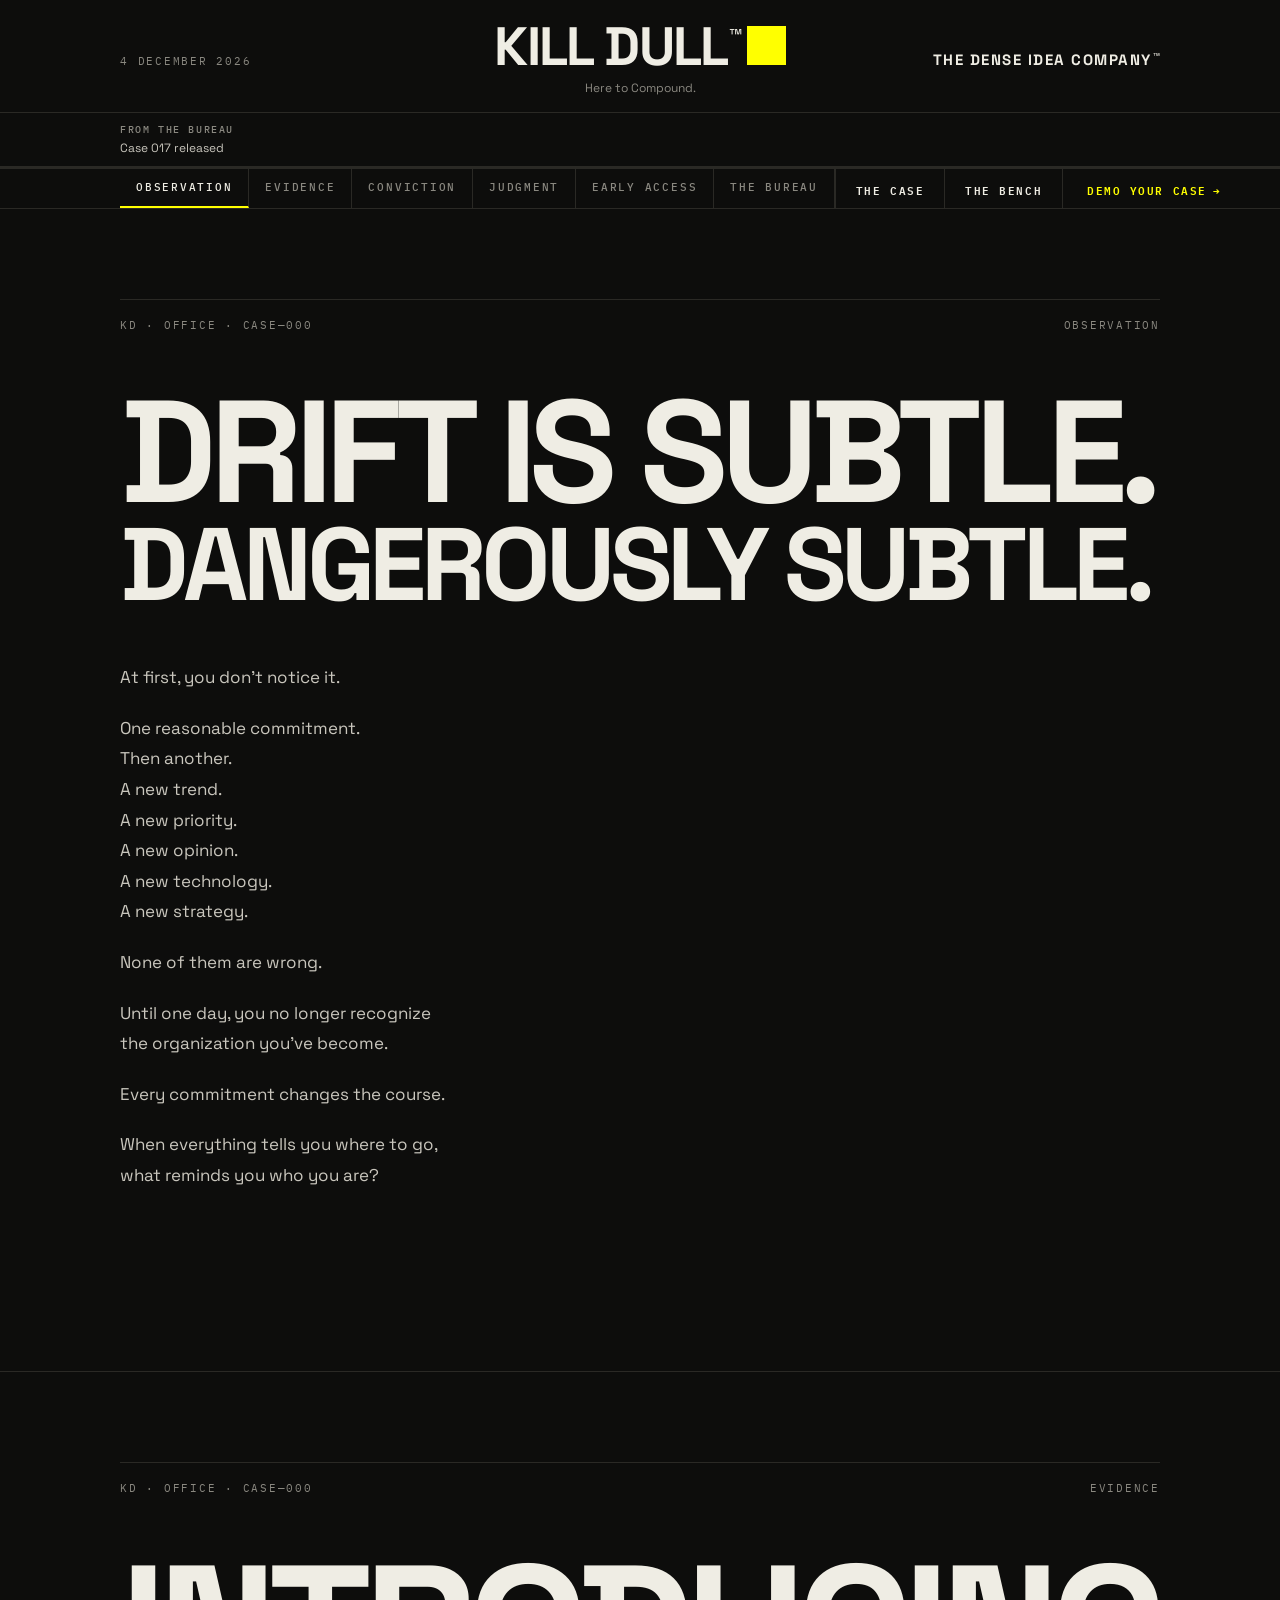
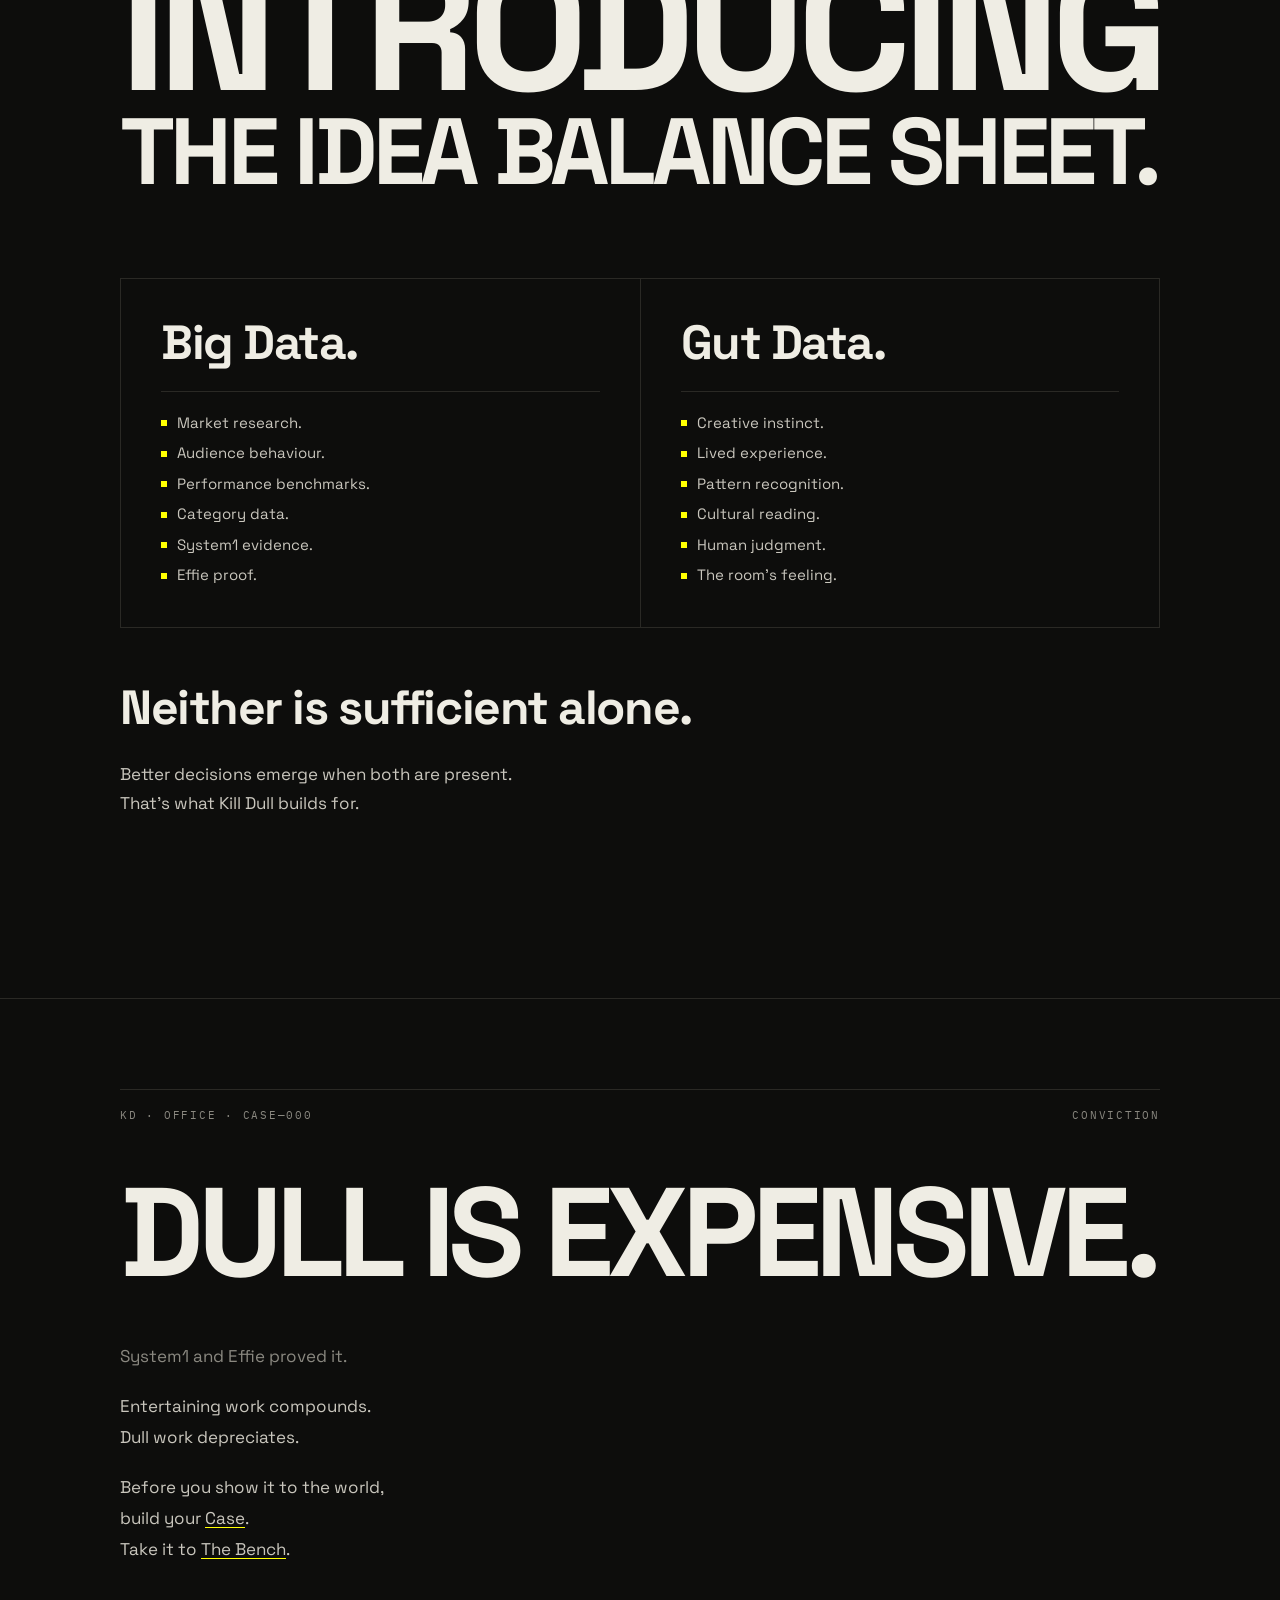
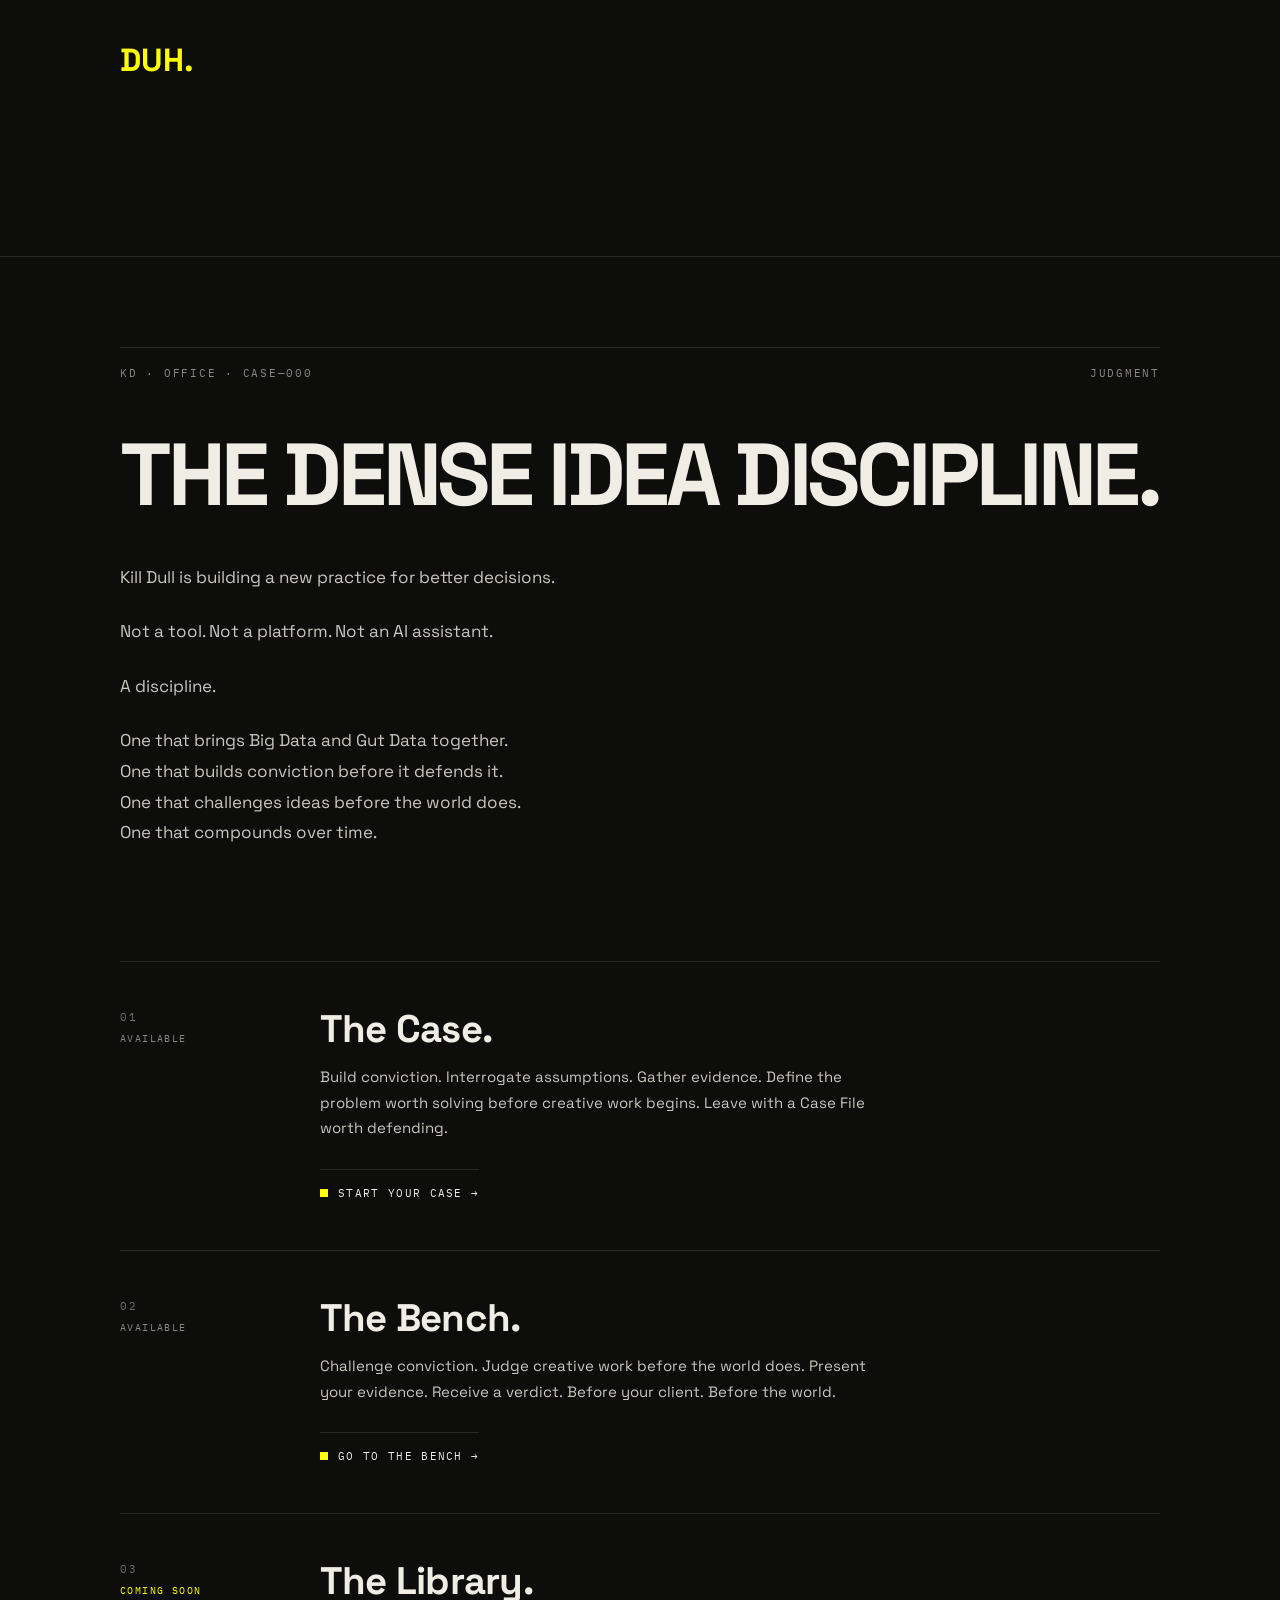
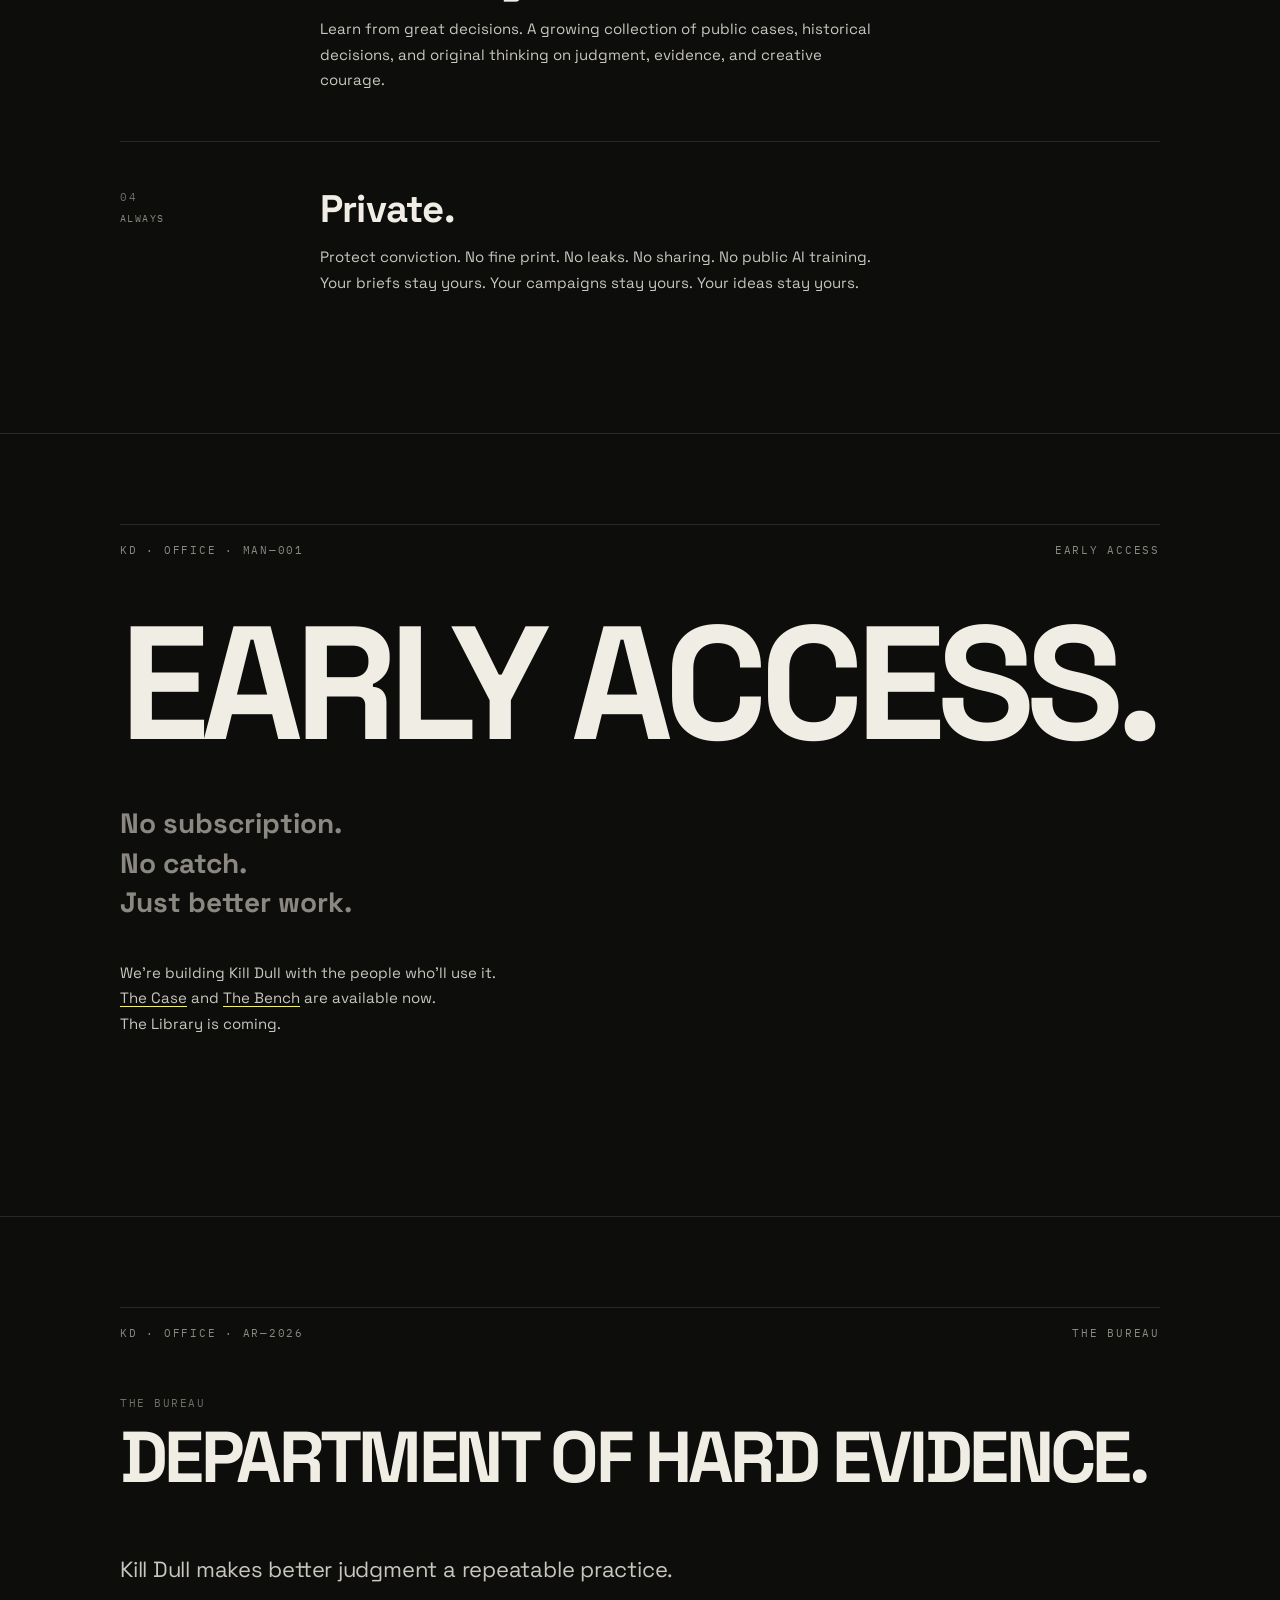
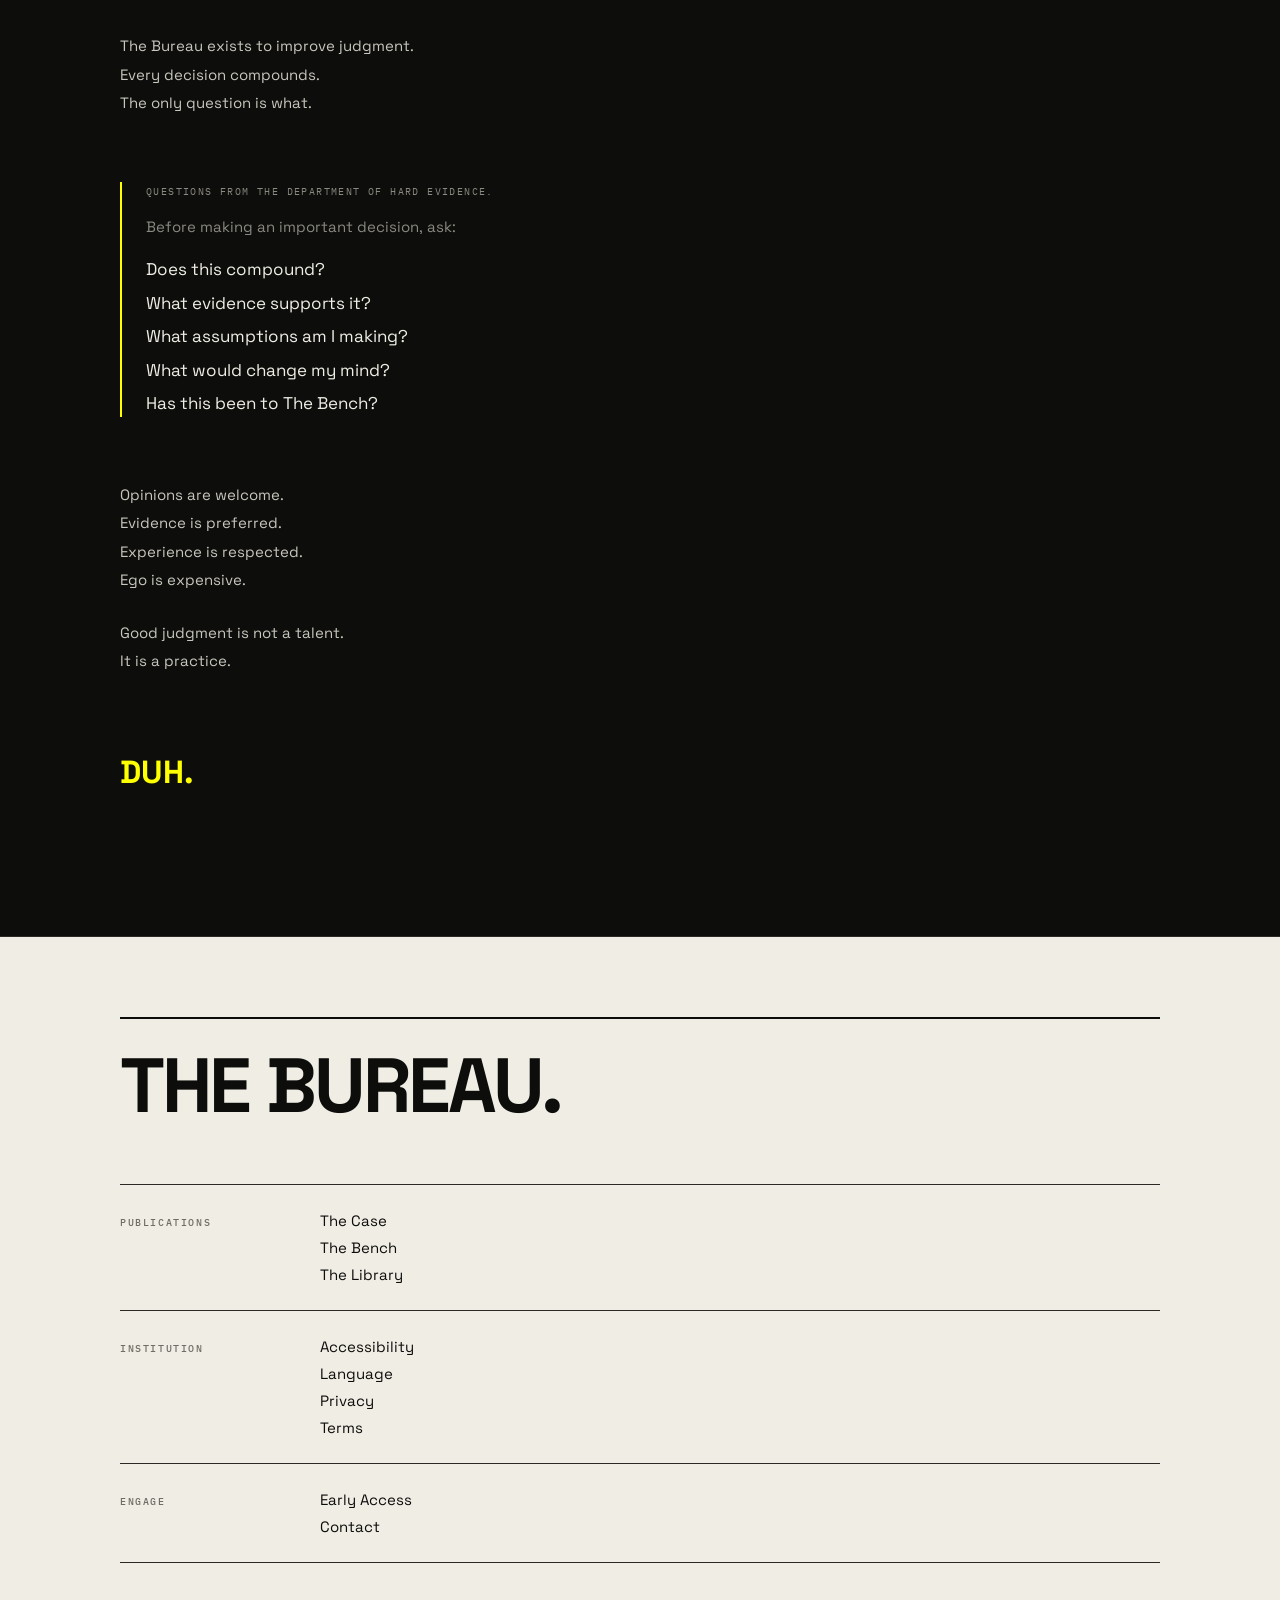
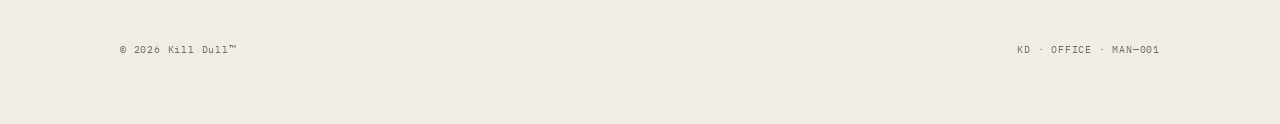
<file: index.html>
<!DOCTYPE html>
<html lang="en">
<head>
<meta charset="UTF-8">
<meta name="viewport" content="width=device-width, initial-scale=1.0">
<title>Kill Dull&#x2122; &#x2014; The Dense Idea Company</title>
<link rel="preconnect" href="https://fonts.googleapis.com">
<link rel="preconnect" href="https://fonts.gstatic.com" crossorigin>
<link href="https://fonts.googleapis.com/css2?family=Space+Grotesk:wght@400;500;700&family=IBM+Plex+Mono:wght@400;500&display=swap" rel="stylesheet">
<style>
:root {
  --ink:            #0D0D0C;
  --paper:          #EFEDE4;
  --yellow:         #FFFF00;
  --border:         #2a2925;
  --border-inner:   #1c1b18;
  --text-secondary: #8a8880;
  --text-tertiary:  #6f6d66;
  --text-body:      #c9c6bd;
  --pending:        #4a4844;

  --type-hero:    clamp(72px, 12vw, 148px);
  --type-product: clamp(48px, 8vw, 72px);
  --type-body:    17px;
  --type-small:   15px;
  --type-label:   11px;
  --type-micro:   10px;

  --section-pad-v: 100px;
  --section-pad-h: 120px;
}

/*
  KILL DULL MOTION PRINCIPLE — CONSTITUTIONAL
  No two interface elements animate simultaneously.
  Motion is sequential, deliberate, procedural.
  The site processes. It does not decorate.
*/

*, *::before, *::after { box-sizing: border-box; margin: 0; padding: 0; }
html { scroll-behavior: auto; }

body {
  background: var(--ink);
  color: var(--paper);
  font-family: 'Space Grotesk', sans-serif;
  font-weight: 400;
  -webkit-font-smoothing: antialiased;
  -moz-osx-font-smoothing: grayscale;
}

* { border-radius: 0 !important; }
a { color: inherit; text-decoration: none; }
a:hover { color: var(--yellow); }
a:focus-visible { outline: 2px solid var(--yellow); outline-offset: 2px; }

@media (prefers-reduced-motion: reduce) {
  *, *::before, *::after { animation: none !important; transition: none !important; }
  .terminal, .hero-line { animation: none; }
}

/* TERMINAL MARK */
@keyframes kd-terminal-rotate {
  0%   { transform: rotate(0deg); }
  8%   { transform: rotate(90deg); }
  100% { transform: rotate(90deg); }
}

.terminal {
  display: inline-block;
  width: 0.72em;
  height: 0.72em;
  background: var(--yellow);
  margin-left: 0.08em;
  vertical-align: baseline;
  flex-shrink: 0;
  animation: kd-terminal-rotate 7s ease-in-out infinite;
}

.footer .terminal {
  animation-delay: 3.5s;
}

/* CTA SQUARE MARKER */
.sq {
  display: inline-block;
  width: 8px;
  height: 8px;
  background: var(--yellow);
  flex-shrink: 0;
}

/* TRADEMARK MARK */
.tm {
  font-size: 0.45em;
  vertical-align: super;
  line-height: 0;
  letter-spacing: 0.02em;
  margin-left: 0.05em;
  color: var(--paper);
}

/* MASTHEAD */
.masthead {
  position: fixed;
  top: 0; left: 0; right: 0;
  z-index: 200;
  background: var(--ink);
  border-bottom: 1px solid var(--border);
}

/* TOP ROW */
.masthead-top {
  display: grid;
  grid-template-columns: 1fr auto 1fr;
  align-items: baseline;
  padding: 20px 120px 0;
  gap: 24px;
}

.masthead-date {
  font-family: 'IBM Plex Mono', monospace;
  font-size: 11px;
  font-weight: 400;
  letter-spacing: 0.16em;
  color: var(--text-secondary);
  text-transform: uppercase;
  line-height: 1;
}

.masthead-wordmark {
  font-family: 'Space Grotesk', sans-serif;
  font-weight: 700;
  font-size: 54px;
  letter-spacing: -0.03em;
  line-height: 1;
  color: var(--paper);
  text-align: center;
  white-space: nowrap;
}

.masthead-designation {
  font-family: 'Space Grotesk', sans-serif;
  font-weight: 700;
  font-size: 15px;
  letter-spacing: 0.10em;
  color: var(--paper);
  text-align: right;
  text-transform: uppercase;
  line-height: 1;
  white-space: nowrap;
}
.masthead-designation .tm {
  font-size: 0.85em;
  vertical-align: top;
  line-height: 1;
  color: var(--paper);
  margin-left: 0.06em;
}

/* SECOND ROW */
.masthead-tagline {
  font-family: 'Space Grotesk', sans-serif;
  font-weight: 400;
  font-size: 12px;
  color: var(--text-secondary);
  text-align: center;
  padding: 6px 120px 16px;
  letter-spacing: 0;
}

/* BORDER */
.masthead-rule {
  border-top: 1px solid var(--border);
}

/* BUREAU BULLETIN */
.masthead-bulletin {
  display: flex;
  flex-direction: column;
  gap: 4px;
  padding: 10px 120px;
  border-top: 1px solid var(--border);
  border-bottom: 1px solid var(--border);
}

.bulletin-label {
  font-family: 'IBM Plex Mono', monospace;
  font-size: 10px;
  font-weight: 500;
  letter-spacing: 0.16em;
  text-transform: uppercase;
  color: var(--text-secondary);
}

.bulletin-text {
  font-family: 'Space Grotesk', sans-serif;
  font-size: 12px;
  font-weight: 400;
  color: var(--text-body);
  letter-spacing: 0;
}

/* UNIFIED NAV */
.unified-nav {
  position: fixed;
  left: 0; right: 0;
  z-index: 190;
  background: var(--ink);
  border-bottom: 1px solid var(--border);
  display: flex;
  align-items: stretch;
  justify-content: space-between;
  padding: 0 120px;
}

.unified-nav-chapters {
  display: flex;
  align-items: stretch;
  margin-left: 0;
}

.reg-item {
  font-family: 'IBM Plex Mono', monospace;
  font-size: 11px;
  font-weight: 500;
  letter-spacing: 0.16em;
  text-transform: uppercase;
  text-decoration: none;
  padding: 11px 16px 9px;
  border-right: 1px solid var(--border);
  color: #8a8880;
  white-space: nowrap;
  transition: color 0.15s,
              padding-top 0.8s cubic-bezier(0.16, 1, 0.3, 1),
              padding-bottom 0.8s cubic-bezier(0.16, 1, 0.3, 1),
              opacity 0.6s ease;
}
.reg-item:first-child { border-left: none; }
.reg-item.is-past { color: #6f6d66; padding-top: 6px; padding-bottom: 6px; opacity: 0.6; }
.reg-item.is-active { color: var(--paper); border-bottom: 2px solid var(--yellow); opacity: 1; }

.unified-nav-products {
  display: flex;
  align-items: center;
  gap: 0;
  border-left: 1px solid var(--border);
  margin-right: 0;
}

.product-link {
  font-family: 'IBM Plex Mono', monospace;
  font-size: 11px;
  font-weight: 600;
  letter-spacing: 0.14em;
  text-transform: uppercase;
  color: var(--paper);
  text-decoration: none;
  padding: 11px 20px 9px;
  border-right: 1px solid var(--border);
  white-space: nowrap;
}
.product-link:hover { color: var(--yellow); }

.product-cta {
  display: inline-flex;
  align-items: center;
  gap: 6px;
  font-family: 'IBM Plex Mono', monospace;
  font-size: 11px;
  font-weight: 600;
  letter-spacing: 0.14em;
  text-transform: uppercase;
  color: var(--yellow);
  text-decoration: none;
  padding: 11px 24px 9px;
  white-space: nowrap;
}
.product-cta .enter-arrow {
  display: inline-block;
  transition: transform 0.15s cubic-bezier(0.16, 1, 0.3, 1);
}
.product-cta .enter-text {
  display: inline-block;
  transition: transform 0.2s cubic-bezier(0.16, 1, 0.3, 1) 0.05s;
}
.product-cta:hover .enter-arrow { transform: translateX(4px); }
.product-cta:hover .enter-text { transform: translateX(2px); }
.product-cta:hover { color: var(--paper); }

.registrar-mobile { display: none; }

@media (max-width: 767px) {
  .unified-nav-chapters { display: none; }
  .unified-nav-products { display: none; }
  .registrar-mobile { display: flex; flex: 1; }
  .reg-mobile-current {
    display: flex;
    align-items: center;
    justify-content: space-between;
    width: 100%;
    padding: 12px 24px;
    background: transparent;
    border: none;
    font-family: 'IBM Plex Mono', monospace;
    font-size: 10px;
    letter-spacing: 0.14em;
    text-transform: uppercase;
    color: var(--paper);
    cursor: pointer;
  }
  .reg-mobile-arrow { color: var(--yellow); }
  .reg-mobile-dropdown {
    background: var(--ink);
    border-top: 1px solid var(--border);
  }
  .reg-mobile-dropdown .reg-item {
    display: block;
    padding: 12px 24px;
    border-right: none;
    border-bottom: 1px solid var(--border);
  }
  .reg-mobile-dropdown .reg-item:first-child { border-left: none; }
}

/* VIEWPORTS */
.viewport {
  min-height: 100vh;
  padding: 90px var(--section-pad-h) 90px;
  display: flex;
  flex-direction: column;
}
.viewport + .viewport {
  padding-top: 90px;
  border-top: 1px solid var(--border);
}

/* RUNNING HEAD */
.running-head {
  display: flex;
  justify-content: space-between;
  font-family: 'IBM Plex Mono', monospace;
  font-size: var(--type-label);
  letter-spacing: 0.16em;
  color: var(--text-secondary);
  border-top: 1px solid var(--border);
  padding-top: 18px;
  margin-bottom: 56px;
  text-transform: uppercase;
}

/* HERO HEADLINE (fitToWidth) */
.hero-headline {
  font-family: 'Space Grotesk', sans-serif;
  font-weight: 700;
  font-size: var(--type-hero);
  letter-spacing: -0.05em;
  line-height: 0.88;
  white-space: nowrap;
  color: var(--paper);
  margin-bottom: 52px;
}

/* HERO LINE (two-line fitToWidth, VP1) */
@keyframes kd-reveal {
  from { transform: translateY(110%); }
  to   { transform: translateY(0); }
}

.hero-line-wrap {
  overflow: hidden;
  display: block;
  margin-bottom: 4px;
}

.hero-line {
  font-family: 'Space Grotesk', sans-serif;
  font-weight: 700;
  letter-spacing: -0.05em;
  line-height: 0.88;
  white-space: nowrap;
  color: var(--paper);
  display: block;
  animation: kd-reveal 0.4s cubic-bezier(0.16, 1, 0.3, 1) both;
}

#hero-line-1 { animation-delay: 0.1s; }
#hero-line-2 { animation-delay: 0.25s; }

/* HERO BODY */
.hero-body {
  display: flex;
  flex-direction: column;
  gap: 20px;
  max-width: 560px;
  font-size: var(--type-body);
  line-height: 1.8;
  color: var(--text-body);
}
.hero-body .text-secondary { color: var(--text-secondary); }

/* INLINE LINK */
.inline-link {
  color: inherit;
  text-decoration: underline;
  text-decoration-color: var(--yellow);
  text-underline-offset: 3px;
}
.inline-link:hover { color: var(--yellow); }

/* PUSH */
.push { margin-top: auto; }
.standalone-word.push { margin-top: auto; padding-top: 80px; }
#conviction .push { margin-top: 80px; }
#observation.viewport,
#evidence.viewport,
#conviction.viewport,
#decision.viewport,
#access.viewport,
#bureau.viewport {
  min-height: auto;
  padding-bottom: 180px;
}

/* STANDALONE WORD */
.standalone-word {
  font-family: 'Space Grotesk', sans-serif;
  font-weight: 700;
  font-size: 32px;
  line-height: 1;
}
.standalone-word--yellow { color: var(--yellow); }
.standalone-word--paper  { color: var(--paper); }

/* SECTION INDEX */
.section-index {
  font-family: 'IBM Plex Mono', monospace;
  font-size: var(--type-label);
  letter-spacing: 0.14em;
  color: var(--text-tertiary);
  margin-bottom: 16px;
}

/* EVIDENCE GRID (VP2) */
.evidence-grid {
  display: grid;
  grid-template-columns: 1fr 1fr;
  border-left: 1px solid var(--border);
  border-top: 1px solid var(--border);
  margin-top: 80px;
  margin-bottom: 56px;
}
.evidence-col {
  border-right: 1px solid var(--border);
  border-bottom: 1px solid var(--border);
  padding: 40px;
}
.evidence-concept {
  font-family: 'Space Grotesk', sans-serif;
  font-weight: 700;
  font-size: clamp(28px, 4vw, 48px);
  letter-spacing: -0.03em;
  line-height: 1.0;
  color: var(--paper);
  margin-bottom: 24px;
}
.evidence-divider { border: none; border-top: 1px solid var(--border); margin-bottom: 20px; }
.evidence-list {
  list-style: none;
  display: flex;
  flex-direction: column;
  gap: 8px;
  font-family: 'Space Grotesk', sans-serif;
  font-size: 15px;
  color: var(--text-body);
  line-height: 1.5;
}
.evidence-list li { display: flex; align-items: center; }
.evidence-list li::before {
  content: '';
  display: inline-block;
  width: 6px;
  height: 6px;
  background: var(--yellow);
  margin-right: 10px;
  flex-shrink: 0;
}
.evidence-statement {
  font-family: 'Space Grotesk', sans-serif;
  font-weight: 700;
  font-size: clamp(28px, 4vw, 48px);
  letter-spacing: -0.03em;
  color: var(--paper);
  margin-bottom: 28px;
  line-height: 1.0;
}
.evidence-intro {
  font-family: 'Space Grotesk', sans-serif;
  font-weight: 700;
  letter-spacing: -0.05em;
  line-height: 0.88;
  color: var(--paper);
  margin-bottom: 56px;
  text-transform: uppercase;
  white-space: nowrap;
}
.evidence-body {
  font-family: 'Space Grotesk', sans-serif;
  font-size: var(--type-body);
  line-height: 1.7;
  color: var(--text-body);
  max-width: 560px;
}

/* READING (VP4) */
.reading-headline {
  font-family: 'Space Grotesk', sans-serif;
  font-weight: 700;
  font-size: clamp(40px, 6vw, 80px);
  letter-spacing: -0.04em;
  line-height: 0.95;
  color: var(--paper);
  margin-bottom: 48px;
}

#discipline-hl {
  font-family: 'Space Grotesk', sans-serif;
  font-weight: 700;
  letter-spacing: -0.05em;
  line-height: 0.88;
  white-space: nowrap;
  color: var(--paper);
  display: block;
  margin-bottom: 48px;
}
.reading-body {
  max-width: 560px;
  display: flex;
  flex-direction: column;
  gap: 24px;
  font-size: var(--type-body);
  line-height: 1.8;
  color: var(--text-body);
  margin-bottom: 48px;
}
.reading-label {
  font-family: 'IBM Plex Mono', monospace;
  font-size: 11px;
  letter-spacing: 0.14em;
  color: var(--text-secondary);
  text-transform: uppercase;
}

/* DISCIPLINE LIST (VP5) */
.discipline-list {
  margin-top: 64px;
  border-top: 1px solid var(--border);
}
.discipline-item {
  display: grid;
  grid-template-columns: 200px 1fr;
  gap: 0;
  border-bottom: 1px solid var(--border);
  padding: 48px 0;
}
.discipline-meta {
  display: flex;
  flex-direction: column;
  gap: 8px;
  padding-right: 40px;
}
.discipline-number {
  font-family: 'IBM Plex Mono', monospace;
  font-size: 11px;
  letter-spacing: 0.16em;
  color: var(--text-tertiary);
}
.discipline-status {
  font-family: 'IBM Plex Mono', monospace;
  font-size: 10px;
  letter-spacing: 0.14em;
  color: var(--text-secondary);
}
.discipline-status--pending { color: var(--yellow); }
.discipline-name {
  font-family: 'Space Grotesk', sans-serif;
  font-weight: 700;
  font-size: clamp(24px, 3vw, 40px);
  letter-spacing: -0.02em;
  color: var(--paper);
  margin-bottom: 16px;
  line-height: 1.0;
}
.discipline-desc {
  font-family: 'Space Grotesk', sans-serif;
  font-size: 15px;
  color: var(--text-body);
  line-height: 1.7;
  max-width: 560px;
}
.discipline-cta {
  display: inline-flex;
  align-items: center;
  gap: 10px;
  margin-top: 28px;
  font-family: 'IBM Plex Mono', monospace;
  font-size: 11px;
  letter-spacing: 0.12em;
  text-transform: uppercase;
  color: var(--paper);
  text-decoration: none;
  border-top: 1px solid var(--border);
  padding-top: 16px;
}
.discipline-cta:hover { color: var(--yellow); }

/* EARLY ACCESS (VP6) */
.access-body {
  display: flex;
  flex-direction: column;
  gap: 6px;
  margin-bottom: 40px;
}
.access-statement {
  font-family: 'Space Grotesk', sans-serif;
  font-weight: 700;
  font-size: 28px;
  color: var(--text-secondary);
  line-height: 1.2;
}
.access-desc {
  font-family: 'Space Grotesk', sans-serif;
  max-width: 480px;
  font-size: var(--type-small);
  line-height: 1.7;
  color: var(--text-body);
}

/* CHAPTER HEADLINE */
.chapter-headline {
  font-family: 'Space Grotesk', sans-serif;
  font-weight: 700;
  font-size: clamp(36px, 6vw, 80px);
  letter-spacing: -0.04em;
  line-height: 0.9;
  color: var(--paper);
  margin-bottom: 0;
}

/* BUREAU HEADLINE */
#bureau-hl {
  font-family: 'Space Grotesk', sans-serif;
  font-weight: 700;
  letter-spacing: -0.05em;
  line-height: 0.88;
  white-space: nowrap;
  color: var(--paper);
  text-transform: uppercase;
  display: block;
  margin-bottom: 32px;
}

/* BUREAU MISSION */
.bureau-mission {
  font-family: 'Space Grotesk', sans-serif;
  font-weight: 400;
  font-size: clamp(16px, 2vw, 22px);
  letter-spacing: -0.01em;
  line-height: 1.4;
  color: var(--text-body);
  margin-top: 32px;
  margin-bottom: 48px;
  max-width: 560px;
}

/* BUREAU BODY */
.bureau-body {
  max-width: 560px;
  display: flex;
  flex-direction: column;
  gap: 24px;
  font-size: var(--type-small);
  line-height: 1.9;
  color: var(--text-body);
}

/* BUREAU FRAMEWORK */
.bureau-framework {
  border-left: 2px solid var(--yellow);
  padding-left: 24px;
  margin: 40px 0;
}
.bureau-framework-label {
  font-family: 'IBM Plex Mono', monospace;
  font-size: 10px;
  letter-spacing: 0.14em;
  color: var(--text-secondary);
  text-transform: uppercase;
  margin-bottom: 12px;
}
.bureau-framework-intro {
  font-family: 'Space Grotesk', sans-serif;
  font-size: 15px;
  color: var(--text-secondary);
  margin-bottom: 16px;
}
.bureau-questions {
  display: flex;
  flex-direction: column;
  gap: 8px;
  font-family: 'Space Grotesk', sans-serif;
  font-size: 17px;
  color: var(--paper);
  line-height: 1.5;
}

/* FOOTER */
.footer {
  background: var(--paper);
  color: var(--ink);
  border-top: 1px solid #2a2925;
}

.footer-inner {
  padding: 80px 120px;
}

.footer-bureau {
  font-family: 'Space Grotesk', sans-serif;
  font-weight: 700;
  font-size: clamp(40px, 6vw, 80px);
  letter-spacing: -0.04em;
  line-height: 0.9;
  color: var(--ink);
  margin-bottom: 64px;
  border-top: 2px solid var(--ink);
  padding-top: 32px;
}

.footer-index {
  display: flex;
  flex-direction: column;
  gap: 0;
  border-top: 1px solid #2a2925;
  margin-bottom: 80px;
}

.footer-section {
  display: grid;
  grid-template-columns: 200px 1fr;
  gap: 0;
  padding: 28px 0;
  border-bottom: 1px solid #2a2925;
  align-items: baseline;
}

.footer-section-label {
  font-family: 'IBM Plex Mono', monospace;
  font-size: 10px;
  font-weight: 500;
  letter-spacing: 0.16em;
  color: #6f6d66;
  text-transform: uppercase;
  padding-right: 40px;
}

.footer-section nav {
  display: flex;
  flex-direction: column;
  gap: 12px;
  flex-wrap: nowrap;
}

.footer-section nav a {
  font-family: 'Space Grotesk', sans-serif;
  font-size: 15px;
  font-weight: 400;
  color: var(--ink);
  text-decoration: none;
  line-height: 1;
  display: block;
}

.footer-section nav a:hover {
  color: #555;
}

.footer-section nav a:focus-visible {
  outline: 2px solid var(--yellow);
  outline-offset: 3px;
}

.footer .tm {
  font-size: 1.2em;
  color: #6f6d66;
  vertical-align: top;
  line-height: 1;
}

.footer-colophon {
  display: flex;
  justify-content: space-between;
  align-items: baseline;
  font-family: 'IBM Plex Mono', monospace;
  font-size: 10px;
  letter-spacing: 0.08em;
  color: #6f6d66;
}

/* INSTITUTIONAL PAGES */
.inst-section {
  padding: 90px 120px 180px;
  max-width: 1400px;
}

.inst-headline {
  font-family: 'Space Grotesk', sans-serif;
  font-weight: 700;
  font-size: clamp(40px, 6vw, 80px);
  letter-spacing: -0.04em;
  line-height: 0.9;
  color: var(--paper);
  margin-bottom: 48px;
  margin-top: 24px;
}

.inst-body {
  font-family: 'Space Grotesk', sans-serif;
  font-size: 17px;
  font-weight: 400;
  color: var(--text-body);
  line-height: 1.8;
  max-width: 640px;
}

.inst-body p { margin-bottom: 24px; }
.inst-body p:last-child { margin-bottom: 0; }

/* TABLET */
@media (max-width: 1279px) {
  :root { --section-pad-v: 64px; --section-pad-h: 64px; }
  .masthead-top { padding: 16px 64px 0; }
  .masthead-tagline { padding: 6px 64px 14px; }
  .masthead-bulletin { padding: 10px 64px; }
  .masthead-wordmark { font-size: 45px; }
  .unified-nav { padding: 0 64px; }
  .evidence-grid { grid-template-columns: 1fr 1fr; }
}

@media (max-width: 1279px) {
  .footer-inner { padding: 64px; }
}

/* MOBILE */
@media (max-width: 767px) {
  :root { --section-pad-v: 48px; --section-pad-h: 24px; }
  .masthead-top {
    grid-template-columns: 1fr;
    text-align: center;
    padding: 16px 24px 0;
    gap: 8px;
  }
  .masthead-date { text-align: center; }
  .masthead-designation { text-align: center; font-size: 11px; }
  .masthead-wordmark { font-size: 36px; }
  .masthead-tagline { padding: 6px 24px 12px; }
  .masthead-bulletin { padding: 10px 24px; }
  .unified-nav { padding: 0; }
  .evidence-grid { grid-template-columns: 1fr; }
  .discipline-item { grid-template-columns: 1fr; gap: 16px; }
  .discipline-meta { flex-direction: row; padding-right: 0; }
}

@media (max-width: 767px) {
  .footer-inner { padding: 48px 24px; }
  .footer-section { grid-template-columns: 1fr; gap: 12px; }
  .footer-section-label { padding-right: 0; }
  .footer-colophon { flex-direction: column; gap: 8px; }
}
</style>
</head>
<body>

<header class="masthead" id="masthead">

  <!-- TOP ROW -->
  <div class="masthead-top">
    <div class="masthead-date" id="masthead-date"></div>
    <div class="masthead-wordmark">
      KILL DULL<span class="tm">&#x2122;</span><span class="terminal"></span>
    </div>
    <div class="masthead-designation">
      <span>THE</span> DENSE IDEA COMPANY<span class="tm">&#x2122;</span>
    </div>
  </div>

  <!-- SECOND ROW -->
  <div class="masthead-tagline">
    Here to Compound.
  </div>

  <!-- BUREAU BULLETIN -->
  <div class="masthead-bulletin">
    <span class="bulletin-label">FROM THE BUREAU</span>
    <span class="bulletin-text">Case 017 released</span>
  </div>

  <!-- BORDER -->
  <div class="masthead-rule"></div>

</header>

<div class="unified-nav" id="registrar">
  <!-- Chapter navigation — left -->
  <div class="unified-nav-chapters" id="registrar-desktop">
    <a class="reg-item" data-chapter="observation" href="#observation">OBSERVATION</a>
    <a class="reg-item" data-chapter="evidence" href="#evidence">EVIDENCE</a>
    <a class="reg-item" data-chapter="conviction" href="#conviction">CONVICTION</a>
    <a class="reg-item" data-chapter="judgment" href="#judgment">JUDGMENT</a>
    <a class="reg-item" data-chapter="access" href="#access">EARLY ACCESS</a>
    <a class="reg-item" data-chapter="bureau" href="#bureau">THE BUREAU</a>
  </div>

  <!-- Product navigation — right -->
  <div class="unified-nav-products">
    <a class="product-link" href="/truth.html">THE CASE</a>
    <a class="product-link" href="/reckoning.html">THE BENCH</a>
    <a class="product-cta" href="/truth.html">
      <span class="enter-text">DEMO YOUR CASE</span>
      <span class="enter-arrow">&#x2192;</span>
    </a>
  </div>

  <!-- Mobile: active chapter dropdown (unchanged) -->
  <div class="registrar-mobile">
    <button class="reg-mobile-current" id="reg-mobile-btn">
      <span id="reg-mobile-label">OBSERVATION</span>
      <span class="reg-mobile-arrow">&#9662;</span>
    </button>
    <div class="reg-mobile-dropdown" id="reg-mobile-dropdown" hidden>
      <a class="reg-item" data-chapter="observation" href="#observation">OBSERVATION</a>
      <a class="reg-item" data-chapter="evidence" href="#evidence">EVIDENCE</a>
      <a class="reg-item" data-chapter="conviction" href="#conviction">CONVICTION</a>
      <a class="reg-item" data-chapter="judgment" href="#judgment">JUDGMENT</a>
      <a class="reg-item" data-chapter="access" href="#access">EARLY ACCESS</a>
      <a class="reg-item" data-chapter="bureau" href="#bureau">THE BUREAU</a>
    </div>
  </div>
</div>

<main>

<!-- VP1: OBSERVATION -->
<section class="viewport" id="observation" aria-label="Observation">
  <div class="running-head">
    <span>KD &middot; OFFICE &middot; CASE&#x2014;000</span>
    <span>OBSERVATION</span>
  </div>
  <span class="hero-line-wrap"><h1 class="hero-line" id="hero-line-1">DRIFT IS SUBTLE.</h1></span>
  <span class="hero-line-wrap" style="margin-bottom: 52px;"><h1 class="hero-line" id="hero-line-2">DANGEROUSLY SUBTLE.</h1></span>
  <div class="hero-body">
    <p>At first, you don&#x2019;t notice it.</p>
    <p>One reasonable commitment.<br>Then another.<br>A new trend.<br>A new priority.<br>A new opinion.<br>A new technology.<br>A new strategy.</p>
    <p>None of them are wrong.</p>
    <p>Until one day, you no longer recognize<br>the organization you&#x2019;ve become.</p>
    <p>Every commitment changes the course.</p>
    <p>When everything tells you where to go,<br>what reminds you who you are?</p>
  </div>
</section>

<!-- VP2: EVIDENCE -->
<section class="viewport" id="evidence" aria-label="Evidence">
  <div class="running-head">
    <span>KD &middot; OFFICE &middot; CASE&#x2014;000</span>
    <span>EVIDENCE</span>
  </div>
  <span class="hero-line-wrap"><p class="hero-line" id="evidence-hl-1">INTRODUCING</p></span>
  <span class="hero-line-wrap"><p class="hero-line" id="evidence-hl-2">THE IDEA BALANCE SHEET.</p></span>
  <div class="evidence-grid">
    <div class="evidence-col">
      <div class="evidence-concept">Big Data.</div>
      <hr class="evidence-divider">
      <ul class="evidence-list">
        <li>Market research.</li>
        <li>Audience behaviour.</li>
        <li>Performance benchmarks.</li>
        <li>Category data.</li>
        <li>System1 evidence.</li>
        <li>Effie proof.</li>
      </ul>
    </div>
    <div class="evidence-col">
      <div class="evidence-concept">Gut Data.</div>
      <hr class="evidence-divider">
      <ul class="evidence-list">
        <li>Creative instinct.</li>
        <li>Lived experience.</li>
        <li>Pattern recognition.</li>
        <li>Cultural reading.</li>
        <li>Human judgment.</li>
        <li>The room&#x2019;s feeling.</li>
      </ul>
    </div>
  </div>
  <p class="evidence-statement">Neither is sufficient alone.</p>
  <p class="evidence-body">Better decisions emerge when both are present.<br>That&#x2019;s what Kill Dull builds for.</p>
</section>

<!-- VP3: CONVICTION -->
<section class="viewport" id="conviction" aria-label="Conviction">
  <div class="running-head">
    <span>KD &middot; OFFICE &middot; CASE&#x2014;000</span>
    <span>CONVICTION</span>
  </div>
  <h2 class="hero-headline" id="conviction-hl">DULL IS EXPENSIVE.</h2>
  <div class="hero-body">
    <p class="text-secondary">System1 and Effie proved it.</p>
    <p>Entertaining work compounds.<br>Dull work depreciates.</p>
    <p>Before you show it to the world,<br>build your <a href="/truth.html" class="inline-link">Case</a>.<br>Take it to <a href="/reckoning.html" class="inline-link">The Bench</a>.</p>
  </div>
  <div class="push">
    <p class="standalone-word standalone-word--yellow">DUH.</p>
  </div>
</section>

<!-- VP4+VP5: READING + DECISION (merged) -->
<section class="viewport" id="judgment" aria-label="Judgment">
  <div class="running-head">
    <span>KD &middot; OFFICE &middot; CASE&#x2014;000</span>
    <span>JUDGMENT</span>
  </div>
  <h2 class="hero-line" id="discipline-hl">THE DENSE IDEA DISCIPLINE.</h2>
  <div class="reading-body">
    <p>Kill Dull is building a new practice for better decisions.</p>
    <p>Not a tool. Not a platform. Not an AI assistant.</p>
    <p>A discipline.</p>
    <p>One that brings Big Data and Gut Data together.<br>One that builds conviction before it defends it.<br>One that challenges ideas before the world does.<br>One that compounds over time.</p>
  </div>
  <div id="judgment-sentinel" style="height:1px;"></div>
  <div class="discipline-list">

    <div class="discipline-item">
      <div class="discipline-meta">
        <span class="discipline-number">01</span>
        <span class="discipline-status">AVAILABLE</span>
      </div>
      <div class="discipline-content">
        <h3 class="discipline-name">The Case.</h3>
        <p class="discipline-desc">Build conviction. Interrogate assumptions. Gather evidence. Define the problem worth solving before creative work begins. Leave with a Case File worth defending.</p>
        <a class="discipline-cta" href="/truth.html"><span class="sq"></span>START YOUR CASE &#x2192;</a>
      </div>
    </div>

    <div class="discipline-item">
      <div class="discipline-meta">
        <span class="discipline-number">02</span>
        <span class="discipline-status">AVAILABLE</span>
      </div>
      <div class="discipline-content">
        <h3 class="discipline-name">The Bench.</h3>
        <p class="discipline-desc">Challenge conviction. Judge creative work before the world does. Present your evidence. Receive a verdict. Before your client. Before the world.</p>
        <a class="discipline-cta" href="/reckoning.html"><span class="sq"></span>GO TO THE BENCH &#x2192;</a>
      </div>
    </div>

    <div class="discipline-item">
      <div class="discipline-meta">
        <span class="discipline-number">03</span>
        <span class="discipline-status discipline-status--pending">COMING SOON</span>
      </div>
      <div class="discipline-content">
        <h3 class="discipline-name">The Library.</h3>
        <p class="discipline-desc">Learn from great decisions. A growing collection of public cases, historical decisions, and original thinking on judgment, evidence, and creative courage.</p>
      </div>
    </div>

    <div class="discipline-item" style="border-bottom: none;">
      <div class="discipline-meta">
        <span class="discipline-number">04</span>
        <span class="discipline-status">ALWAYS</span>
      </div>
      <div class="discipline-content">
        <h3 class="discipline-name">Private.</h3>
        <p class="discipline-desc">Protect conviction. No fine print. No leaks. No sharing. No public AI training. Your briefs stay yours. Your campaigns stay yours. Your ideas stay yours.</p>
      </div>
    </div>

  </div>
</section>

<!-- VP6: EARLY ACCESS -->
<section class="viewport" id="access" aria-label="Early Access">
  <div class="running-head">
    <span>KD &middot; OFFICE &middot; MAN&#x2014;001</span>
    <span>EARLY ACCESS</span>
  </div>
  <h2 class="hero-headline" id="access-hl">EARLY ACCESS.</h2>
  <div class="access-body">
    <p class="access-statement">No subscription.</p>
    <p class="access-statement">No catch.</p>
    <p class="access-statement">Just better work.</p>
  </div>
  <p class="access-desc">We&#x2019;re building Kill Dull with the people who&#x2019;ll use it.<br><a href="/truth.html" class="inline-link">The Case</a> and <a href="/reckoning.html" class="inline-link">The Bench</a> are available now.<br>The Library is coming.</p>
</section>

<!-- VP7: THE BUREAU -->
<section class="viewport" id="bureau" aria-label="The Bureau" style="padding-bottom: calc(var(--section-pad-v) + 48px);">
  <div class="running-head">
    <span>KD &middot; OFFICE &middot; AR&#x2014;2026</span>
    <span>THE BUREAU</span>
  </div>
  <div class="section-index">THE BUREAU</div>
  <h2 class="hero-line" id="bureau-hl">DEPARTMENT OF HARD EVIDENCE.</h2>
  <p class="bureau-mission">Kill Dull makes better judgment a repeatable practice.</p>
  <div class="bureau-body">
    <p>The Bureau exists to improve judgment.<br>Every decision compounds.<br>The only question is what.</p>
    <div class="bureau-framework">
      <p class="bureau-framework-label">Questions from the Department of Hard Evidence.</p>
      <p class="bureau-framework-intro">Before making an important decision, ask:</p>
      <div class="bureau-questions">
        <p>Does this compound?</p>
        <p>What evidence supports it?</p>
        <p>What assumptions am I making?</p>
        <p>What would change my mind?</p>
        <p>Has this been to The Bench?</p>
      </div>
    </div>
    <p>Opinions are welcome.<br>Evidence is preferred.<br>Experience is respected.<br>Ego is expensive.</p>
    <p>Good judgment is not a talent.<br>It is a practice.</p>
  </div>
  <p class="standalone-word standalone-word--yellow push">DUH.</p>
</section>

</main>

<!-- FOOTER -->
<footer class="footer" role="contentinfo">
  <div class="footer-inner">

    <div class="footer-bureau">THE BUREAU.</div>

    <div class="footer-index">

      <div class="footer-section">
        <div class="footer-section-label">PUBLICATIONS</div>
        <nav aria-label="Publications">
          <a href="/truth.html">The Case</a>
          <a href="/reckoning.html">The Bench</a>
          <a href="/library.html" aria-label="The Kill Dull Library">The Library</a>
        </nav>
      </div>

      <div class="footer-section">
        <div class="footer-section-label">INSTITUTION</div>
        <nav aria-label="Institution">
          <a href="/accessibility.html" aria-label="Accessibility statement">Accessibility</a>
          <a href="/language.html" aria-label="Language settings">Language</a>
          <a href="/privacy.html" aria-label="Privacy policy">Privacy</a>
          <a href="/terms.html" aria-label="Terms of use">Terms</a>
        </nav>
      </div>

      <div class="footer-section">
        <div class="footer-section-label">ENGAGE</div>
        <nav aria-label="Engage">
          <a href="/truth.html" aria-label="Apply for early access">Early Access</a>
          <a href="/contact.html" aria-label="Contact Kill Dull">Contact</a>
        </nav>
      </div>

    </div>

    <div class="footer-colophon">
      <span>&#169; 2026 Kill Dull<span class="tm">&#x2122;</span></span>
      <span>KD &middot; OFFICE &middot; MAN&#x2014;001</span>
    </div>

  </div>
</footer>

<script>
function fitToWidth(el, horizontalPad) {
  if (!el) return;
  el.style.whiteSpace = 'nowrap';
  el.style.fontSize = '500px';
  var ratio = (window.innerWidth - horizontalPad) / el.scrollWidth;
  el.style.fontSize = Math.max(10, Math.floor(ratio * 500)) + 'px';
}

// Dynamic masthead date
(function() {
  var months = ['JANUARY','FEBRUARY','MARCH','APRIL','MAY','JUNE',
                'JULY','AUGUST','SEPTEMBER','OCTOBER','NOVEMBER','DECEMBER'];
  var now = new Date();
  var day = now.getDate();
  var month = months[now.getMonth()];
  var year = now.getFullYear();
  var el = document.getElementById('masthead-date');
  if (el) el.textContent = day + ' ' + month + ' ' + year;
})();

function fitAll() {
  const pad = window.innerWidth < 768 ? 48 :
              window.innerWidth < 1280 ? 128 : 240;
  fitToWidth(document.getElementById('hero-line-1'), pad);
  fitToWidth(document.getElementById('hero-line-2'), pad);
  fitToWidth(document.getElementById('evidence-hl-1'), pad);
  fitToWidth(document.getElementById('evidence-hl-2'), pad);
  fitToWidth(document.getElementById('conviction-hl'), pad);
  fitToWidth(document.getElementById('discipline-hl'), pad);
  fitToWidth(document.getElementById('bureau-hl'), pad);
  fitToWidth(document.getElementById('access-hl'), pad);
}

document.addEventListener('DOMContentLoaded', fitAll);
window.addEventListener('load', fitAll);

(function() {
  var chapters = ['observation','evidence','conviction','judgment','access','bureau'];
  var elMap = {
    observation: 'observation',
    evidence: 'evidence',
    conviction: 'conviction',
    judgment: 'judgment',
    access: 'access',
    bureau: 'bureau'
  };
  var scrollMap = {
    observation: 'observation',
    evidence: 'evidence',
    conviction: 'conviction',
    judgment: 'judgment',
    access: 'access',
    bureau: 'bureau'
  };
  var labels = ['OBSERVATION','EVIDENCE','CONVICTION','JUDGMENT','EARLY ACCESS','THE BUREAU'];

  function getOffset() {
    var mh = document.getElementById('masthead');
    var reg = document.getElementById('registrar');
    return (mh ? mh.offsetHeight : 0) + (reg ? reg.offsetHeight : 0);
  }

  function positionRegistrar() {
    var mh = document.getElementById('masthead');
    var bl = document.querySelector('.masthead-bulletin');
    var reg = document.getElementById('registrar');
    var mhH = mh ? mh.offsetHeight : 0;
    if (reg) reg.style.top = mhH + 'px';
  }

  function setBodyOffset() {
    var main = document.querySelector('main');
    if (main) main.style.paddingTop = getOffset() + 'px';
  }

  function getActive() {
    var threshold = getOffset() + 20;
    var active = chapters[0];
    chapters.forEach(function(ch) {
      var el = document.getElementById(elMap[ch]);
      if (el && el.getBoundingClientRect().top <= threshold) active = ch;
    });
    return active;
  }

  function updateRegistrar() {
    var active = getActive();
    var activeIdx = chapters.indexOf(active);
    document.querySelectorAll('#registrar-desktop .reg-item').forEach(function(item, i) {
      item.classList.remove('is-active', 'is-past');
      if (i < activeIdx) item.classList.add('is-past');
      else if (i === activeIdx) item.classList.add('is-active');
    });
    var mobileLabel = document.getElementById('reg-mobile-label');
    if (mobileLabel) mobileLabel.textContent = labels[activeIdx] || labels[0];
  }

  var mobileBtn = document.getElementById('reg-mobile-btn');
  var mobileDropdown = document.getElementById('reg-mobile-dropdown');
  if (mobileBtn && mobileDropdown) {
    mobileBtn.addEventListener('click', function() {
      if (mobileDropdown.hasAttribute('hidden')) mobileDropdown.removeAttribute('hidden');
      else mobileDropdown.setAttribute('hidden', '');
    });
    mobileDropdown.querySelectorAll('a').forEach(function(a) {
      a.addEventListener('click', function() { mobileDropdown.setAttribute('hidden', ''); });
    });
  }

  document.querySelectorAll('.reg-item[data-chapter]').forEach(function(a) {
    a.addEventListener('click', function(e) {
      e.preventDefault();
      var target = document.getElementById(scrollMap[this.getAttribute('data-chapter')]);
      if (target) window.scrollTo({ top: target.getBoundingClientRect().top + window.scrollY - getOffset(), behavior: 'smooth' });
    });
  });

  positionRegistrar();
  setBodyOffset();
  updateRegistrar();
  fitAll();

  window.addEventListener('scroll', updateRegistrar);
  window.addEventListener('resize', function() {
    positionRegistrar();
    setBodyOffset();
    updateRegistrar();
    fitAll();
  });
})();
</script>

</body>
</html>
</file>
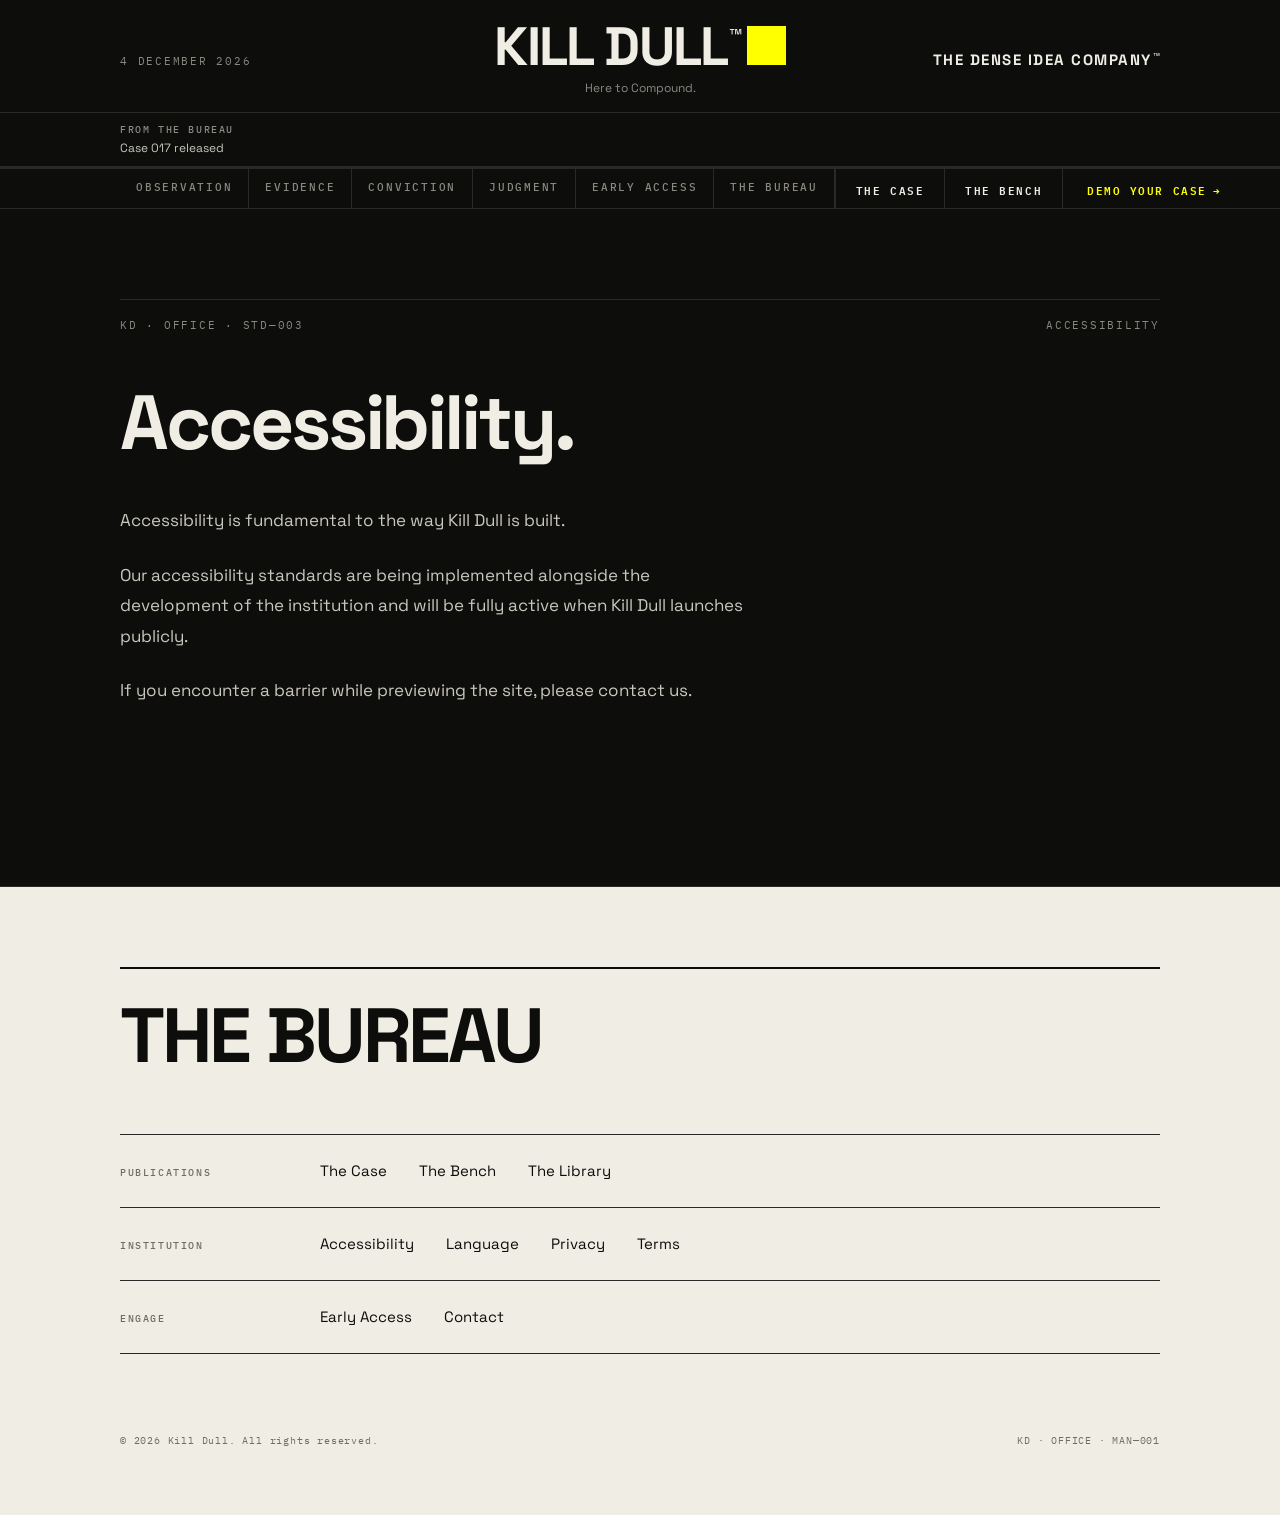
<file: accessibility.html>
<!DOCTYPE html>
<html lang="en">
<head>
<meta charset="UTF-8">
<meta name="viewport" content="width=device-width, initial-scale=1.0">
<title>Accessibility &#x2014; Kill Dull&#x2122;</title>
<link rel="preconnect" href="https://fonts.googleapis.com">
<link rel="preconnect" href="https://fonts.gstatic.com" crossorigin>
<link href="https://fonts.googleapis.com/css2?family=Space+Grotesk:wght@400;500;700&family=IBM+Plex+Mono:wght@400;500&display=swap" rel="stylesheet">
<style>
:root {
  --ink:            #0D0D0C;
  --paper:          #EFEDE4;
  --yellow:         #FFFF00;
  --border:         #2a2925;
  --border-inner:   #1c1b18;
  --text-secondary: #8a8880;
  --text-tertiary:  #6f6d66;
  --text-body:      #c9c6bd;
  --pending:        #4a4844;

  --type-hero:    clamp(72px, 12vw, 148px);
  --type-product: clamp(48px, 8vw, 72px);
  --type-body:    17px;
  --type-small:   15px;
  --type-label:   11px;
  --type-micro:   10px;

  --section-pad-v: 100px;
  --section-pad-h: 120px;
}

/*
  KILL DULL MOTION PRINCIPLE — CONSTITUTIONAL
  No two interface elements animate simultaneously.
  Motion is sequential, deliberate, procedural.
  The site processes. It does not decorate.
*/

*, *::before, *::after { box-sizing: border-box; margin: 0; padding: 0; }
html { scroll-behavior: auto; }

body {
  background: var(--ink);
  color: var(--paper);
  font-family: 'Space Grotesk', sans-serif;
  font-weight: 400;
  -webkit-font-smoothing: antialiased;
  -moz-osx-font-smoothing: grayscale;
}

* { border-radius: 0 !important; }
a { color: inherit; text-decoration: none; }
a:hover { color: var(--yellow); }
a:focus-visible { outline: 2px solid var(--yellow); outline-offset: 2px; }

@media (prefers-reduced-motion: reduce) {
  *, *::before, *::after { animation: none !important; transition: none !important; }
  .terminal, .hero-line { animation: none; }
}

/* TERMINAL MARK */
@keyframes kd-terminal-rotate {
  0%   { transform: rotate(0deg); }
  8%   { transform: rotate(90deg); }
  100% { transform: rotate(90deg); }
}

.terminal {
  display: inline-block;
  width: 0.72em;
  height: 0.72em;
  background: var(--yellow);
  margin-left: 0.08em;
  vertical-align: baseline;
  flex-shrink: 0;
  animation: kd-terminal-rotate 7s ease-in-out infinite;
}

.footer .terminal {
  animation-delay: 3.5s;
}

/* CTA SQUARE MARKER */
.sq {
  display: inline-block;
  width: 8px;
  height: 8px;
  background: var(--yellow);
  flex-shrink: 0;
}

/* TRADEMARK MARK */
.tm {
  font-size: 0.45em;
  vertical-align: super;
  line-height: 0;
  letter-spacing: 0.02em;
  margin-left: 0.05em;
  color: var(--paper);
}

/* MASTHEAD */
.masthead {
  position: fixed;
  top: 0; left: 0; right: 0;
  z-index: 200;
  background: var(--ink);
  border-bottom: 1px solid var(--border);
}

/* TOP ROW */
.masthead-top {
  display: grid;
  grid-template-columns: 1fr auto 1fr;
  align-items: baseline;
  padding: 20px 120px 0;
  gap: 24px;
}

.masthead-date {
  font-family: 'IBM Plex Mono', monospace;
  font-size: 11px;
  font-weight: 400;
  letter-spacing: 0.16em;
  color: var(--text-secondary);
  text-transform: uppercase;
  line-height: 1;
}

.masthead-wordmark {
  font-family: 'Space Grotesk', sans-serif;
  font-weight: 700;
  font-size: 54px;
  letter-spacing: -0.03em;
  line-height: 1;
  color: var(--paper);
  text-align: center;
  white-space: nowrap;
}

.masthead-designation {
  font-family: 'Space Grotesk', sans-serif;
  font-weight: 700;
  font-size: 15px;
  letter-spacing: 0.10em;
  color: var(--paper);
  text-align: right;
  text-transform: uppercase;
  line-height: 1;
  white-space: nowrap;
}
.masthead-designation .tm {
  font-size: 0.85em;
  vertical-align: top;
  line-height: 1;
  color: var(--paper);
  margin-left: 0.06em;
}

/* SECOND ROW */
.masthead-tagline {
  font-family: 'Space Grotesk', sans-serif;
  font-weight: 400;
  font-size: 12px;
  color: var(--text-secondary);
  text-align: center;
  padding: 6px 120px 16px;
  letter-spacing: 0;
}

/* BORDER */
.masthead-rule {
  border-top: 1px solid var(--border);
}

/* BUREAU BULLETIN */
.masthead-bulletin {
  display: flex;
  flex-direction: column;
  gap: 4px;
  padding: 10px 120px;
  border-top: 1px solid var(--border);
  border-bottom: 1px solid var(--border);
}

.bulletin-label {
  font-family: 'IBM Plex Mono', monospace;
  font-size: 10px;
  font-weight: 500;
  letter-spacing: 0.16em;
  text-transform: uppercase;
  color: var(--text-secondary);
}

.bulletin-text {
  font-family: 'Space Grotesk', sans-serif;
  font-size: 12px;
  font-weight: 400;
  color: var(--text-body);
  letter-spacing: 0;
}

/* UNIFIED NAV */
.unified-nav {
  position: fixed;
  left: 0; right: 0;
  z-index: 190;
  background: var(--ink);
  border-bottom: 1px solid var(--border);
  display: flex;
  align-items: stretch;
  justify-content: space-between;
  padding: 0 120px;
}

.unified-nav-chapters {
  display: flex;
  align-items: stretch;
  margin-left: 0;
}

.reg-item {
  font-family: 'IBM Plex Mono', monospace;
  font-size: 11px;
  font-weight: 500;
  letter-spacing: 0.16em;
  text-transform: uppercase;
  text-decoration: none;
  padding: 11px 16px 9px;
  border-right: 1px solid var(--border);
  color: #8a8880;
  white-space: nowrap;
  transition: color 0.15s,
              padding-top 0.8s cubic-bezier(0.16, 1, 0.3, 1),
              padding-bottom 0.8s cubic-bezier(0.16, 1, 0.3, 1),
              opacity 0.6s ease;
}
.reg-item:first-child { border-left: none; }
.reg-item.is-past { color: #6f6d66; padding-top: 6px; padding-bottom: 6px; opacity: 0.6; }
.reg-item.is-active { color: var(--paper); border-bottom: 2px solid var(--yellow); opacity: 1; }

.unified-nav-products {
  display: flex;
  align-items: center;
  gap: 0;
  border-left: 1px solid var(--border);
  margin-right: 0;
}

.product-link {
  font-family: 'IBM Plex Mono', monospace;
  font-size: 11px;
  font-weight: 600;
  letter-spacing: 0.14em;
  text-transform: uppercase;
  color: var(--paper);
  text-decoration: none;
  padding: 11px 20px 9px;
  border-right: 1px solid var(--border);
  white-space: nowrap;
}
.product-link:hover { color: var(--yellow); }

.product-cta {
  display: inline-flex;
  align-items: center;
  gap: 6px;
  font-family: 'IBM Plex Mono', monospace;
  font-size: 11px;
  font-weight: 600;
  letter-spacing: 0.14em;
  text-transform: uppercase;
  color: var(--yellow);
  text-decoration: none;
  padding: 11px 24px 9px;
  white-space: nowrap;
}
.product-cta .enter-arrow {
  display: inline-block;
  transition: transform 0.15s cubic-bezier(0.16, 1, 0.3, 1);
}
.product-cta .enter-text {
  display: inline-block;
  transition: transform 0.2s cubic-bezier(0.16, 1, 0.3, 1) 0.05s;
}
.product-cta:hover .enter-arrow { transform: translateX(4px); }
.product-cta:hover .enter-text { transform: translateX(2px); }
.product-cta:hover { color: var(--paper); }

.registrar-mobile { display: none; }

@media (max-width: 767px) {
  .unified-nav-chapters { display: none; }
  .unified-nav-products { display: none; }
  .registrar-mobile { display: flex; flex: 1; }
  .reg-mobile-current {
    display: flex;
    align-items: center;
    justify-content: space-between;
    width: 100%;
    padding: 12px 24px;
    background: transparent;
    border: none;
    font-family: 'IBM Plex Mono', monospace;
    font-size: 10px;
    letter-spacing: 0.14em;
    text-transform: uppercase;
    color: var(--paper);
    cursor: pointer;
  }
  .reg-mobile-arrow { color: var(--yellow); }
  .reg-mobile-dropdown {
    background: var(--ink);
    border-top: 1px solid var(--border);
  }
  .reg-mobile-dropdown .reg-item {
    display: block;
    padding: 12px 24px;
    border-right: none;
    border-bottom: 1px solid var(--border);
  }
  .reg-mobile-dropdown .reg-item:first-child { border-left: none; }
}

/* VIEWPORTS */
.viewport {
  min-height: 100vh;
  padding: 90px var(--section-pad-h) 90px;
  display: flex;
  flex-direction: column;
}
.viewport + .viewport {
  padding-top: 90px;
  border-top: 1px solid var(--border);
}

/* RUNNING HEAD */
.running-head {
  display: flex;
  justify-content: space-between;
  font-family: 'IBM Plex Mono', monospace;
  font-size: var(--type-label);
  letter-spacing: 0.16em;
  color: var(--text-secondary);
  border-top: 1px solid var(--border);
  padding-top: 18px;
  margin-bottom: 56px;
  text-transform: uppercase;
}

/* HERO HEADLINE (fitToWidth) */
.hero-headline {
  font-family: 'Space Grotesk', sans-serif;
  font-weight: 700;
  font-size: var(--type-hero);
  letter-spacing: -0.05em;
  line-height: 0.88;
  white-space: nowrap;
  color: var(--paper);
  margin-bottom: 52px;
}

/* HERO LINE (two-line fitToWidth, VP1) */
@keyframes kd-reveal {
  from { transform: translateY(110%); }
  to   { transform: translateY(0); }
}

.hero-line-wrap {
  overflow: hidden;
  display: block;
  margin-bottom: 4px;
}

.hero-line {
  font-family: 'Space Grotesk', sans-serif;
  font-weight: 700;
  letter-spacing: -0.05em;
  line-height: 0.88;
  white-space: nowrap;
  color: var(--paper);
  display: block;
  animation: kd-reveal 0.4s cubic-bezier(0.16, 1, 0.3, 1) both;
}

#hero-line-1 { animation-delay: 0.1s; }
#hero-line-2 { animation-delay: 0.25s; }

/* HERO BODY */
.hero-body {
  display: flex;
  flex-direction: column;
  gap: 20px;
  max-width: 560px;
  font-size: var(--type-body);
  line-height: 1.8;
  color: var(--text-body);
}
.hero-body .text-secondary { color: var(--text-secondary); }

/* INLINE LINK */
.inline-link {
  color: inherit;
  text-decoration: underline;
  text-decoration-color: var(--yellow);
  text-underline-offset: 3px;
}
.inline-link:hover { color: var(--yellow); }

/* PUSH */
.push { margin-top: auto; }
.standalone-word.push { margin-top: auto; padding-top: 80px; }
#conviction .push { margin-top: 80px; }
#observation.viewport,
#evidence.viewport,
#conviction.viewport,
#decision.viewport,
#access.viewport,
#bureau.viewport {
  min-height: auto;
  padding-bottom: 180px;
}

/* STANDALONE WORD */
.standalone-word {
  font-family: 'Space Grotesk', sans-serif;
  font-weight: 700;
  font-size: 32px;
  line-height: 1;
}
.standalone-word--yellow { color: var(--yellow); }
.standalone-word--paper  { color: var(--paper); }

/* SECTION INDEX */
.section-index {
  font-family: 'IBM Plex Mono', monospace;
  font-size: var(--type-label);
  letter-spacing: 0.14em;
  color: var(--text-tertiary);
  margin-bottom: 16px;
}

/* EVIDENCE GRID (VP2) */
.evidence-grid {
  display: grid;
  grid-template-columns: 1fr 1fr;
  border-left: 1px solid var(--border);
  border-top: 1px solid var(--border);
  margin-top: 80px;
  margin-bottom: 56px;
}
.evidence-col {
  border-right: 1px solid var(--border);
  border-bottom: 1px solid var(--border);
  padding: 40px;
}
.evidence-concept {
  font-family: 'Space Grotesk', sans-serif;
  font-weight: 700;
  font-size: clamp(28px, 4vw, 48px);
  letter-spacing: -0.03em;
  line-height: 1.0;
  color: var(--paper);
  margin-bottom: 24px;
}
.evidence-divider { border: none; border-top: 1px solid var(--border); margin-bottom: 20px; }
.evidence-list {
  list-style: none;
  display: flex;
  flex-direction: column;
  gap: 8px;
  font-family: 'Space Grotesk', sans-serif;
  font-size: 15px;
  color: var(--text-body);
  line-height: 1.5;
}
.evidence-list li { display: flex; align-items: center; }
.evidence-list li::before {
  content: '';
  display: inline-block;
  width: 6px;
  height: 6px;
  background: var(--yellow);
  margin-right: 10px;
  flex-shrink: 0;
}
.evidence-statement {
  font-family: 'Space Grotesk', sans-serif;
  font-weight: 700;
  font-size: clamp(28px, 4vw, 48px);
  letter-spacing: -0.03em;
  color: var(--paper);
  margin-bottom: 28px;
  line-height: 1.0;
}
.evidence-intro {
  font-family: 'Space Grotesk', sans-serif;
  font-weight: 700;
  letter-spacing: -0.05em;
  line-height: 0.88;
  color: var(--paper);
  margin-bottom: 56px;
  text-transform: uppercase;
  white-space: nowrap;
}
.evidence-body {
  font-family: 'Space Grotesk', sans-serif;
  font-size: var(--type-body);
  line-height: 1.7;
  color: var(--text-body);
  max-width: 560px;
}

/* READING (VP4) */
.reading-headline {
  font-family: 'Space Grotesk', sans-serif;
  font-weight: 700;
  font-size: clamp(40px, 6vw, 80px);
  letter-spacing: -0.04em;
  line-height: 0.95;
  color: var(--paper);
  margin-bottom: 48px;
}

#discipline-hl {
  font-family: 'Space Grotesk', sans-serif;
  font-weight: 700;
  letter-spacing: -0.05em;
  line-height: 0.88;
  white-space: nowrap;
  color: var(--paper);
  display: block;
  margin-bottom: 48px;
}
.reading-body {
  max-width: 560px;
  display: flex;
  flex-direction: column;
  gap: 24px;
  font-size: var(--type-body);
  line-height: 1.8;
  color: var(--text-body);
  margin-bottom: 48px;
}
.reading-label {
  font-family: 'IBM Plex Mono', monospace;
  font-size: 11px;
  letter-spacing: 0.14em;
  color: var(--text-secondary);
  text-transform: uppercase;
}

/* DISCIPLINE LIST (VP5) */
.discipline-list {
  margin-top: 64px;
  border-top: 1px solid var(--border);
}
.discipline-item {
  display: grid;
  grid-template-columns: 200px 1fr;
  gap: 0;
  border-bottom: 1px solid var(--border);
  padding: 48px 0;
}
.discipline-meta {
  display: flex;
  flex-direction: column;
  gap: 8px;
  padding-right: 40px;
}
.discipline-number {
  font-family: 'IBM Plex Mono', monospace;
  font-size: 11px;
  letter-spacing: 0.16em;
  color: var(--text-tertiary);
}
.discipline-status {
  font-family: 'IBM Plex Mono', monospace;
  font-size: 10px;
  letter-spacing: 0.14em;
  color: var(--text-secondary);
}
.discipline-status--pending { color: var(--yellow); }
.discipline-name {
  font-family: 'Space Grotesk', sans-serif;
  font-weight: 700;
  font-size: clamp(24px, 3vw, 40px);
  letter-spacing: -0.02em;
  color: var(--paper);
  margin-bottom: 16px;
  line-height: 1.0;
}
.discipline-desc {
  font-family: 'Space Grotesk', sans-serif;
  font-size: 15px;
  color: var(--text-body);
  line-height: 1.7;
  max-width: 560px;
}
.discipline-cta {
  display: inline-flex;
  align-items: center;
  gap: 10px;
  margin-top: 28px;
  font-family: 'IBM Plex Mono', monospace;
  font-size: 11px;
  letter-spacing: 0.12em;
  text-transform: uppercase;
  color: var(--paper);
  text-decoration: none;
  border-top: 1px solid var(--border);
  padding-top: 16px;
}
.discipline-cta:hover { color: var(--yellow); }

/* EARLY ACCESS (VP6) */
.access-body {
  display: flex;
  flex-direction: column;
  gap: 6px;
  margin-bottom: 40px;
}
.access-statement {
  font-family: 'Space Grotesk', sans-serif;
  font-weight: 700;
  font-size: 28px;
  color: var(--text-secondary);
  line-height: 1.2;
}
.access-desc {
  font-family: 'Space Grotesk', sans-serif;
  max-width: 480px;
  font-size: var(--type-small);
  line-height: 1.7;
  color: var(--text-body);
}

/* CHAPTER HEADLINE */
.chapter-headline {
  font-family: 'Space Grotesk', sans-serif;
  font-weight: 700;
  font-size: clamp(36px, 6vw, 80px);
  letter-spacing: -0.04em;
  line-height: 0.9;
  color: var(--paper);
  margin-bottom: 0;
}

/* BUREAU HEADLINE */
#bureau-hl {
  font-family: 'Space Grotesk', sans-serif;
  font-weight: 700;
  letter-spacing: -0.05em;
  line-height: 0.88;
  white-space: nowrap;
  color: var(--paper);
  text-transform: uppercase;
  display: block;
  margin-bottom: 32px;
}

/* BUREAU MISSION */
.bureau-mission {
  font-family: 'Space Grotesk', sans-serif;
  font-weight: 400;
  font-size: clamp(16px, 2vw, 22px);
  letter-spacing: -0.01em;
  line-height: 1.4;
  color: var(--text-body);
  margin-top: 32px;
  margin-bottom: 48px;
  max-width: 560px;
}

/* BUREAU BODY */
.bureau-body {
  max-width: 560px;
  display: flex;
  flex-direction: column;
  gap: 24px;
  font-size: var(--type-small);
  line-height: 1.9;
  color: var(--text-body);
}

/* BUREAU FRAMEWORK */
.bureau-framework {
  border-left: 2px solid var(--yellow);
  padding-left: 24px;
  margin: 40px 0;
}
.bureau-framework-label {
  font-family: 'IBM Plex Mono', monospace;
  font-size: 10px;
  letter-spacing: 0.14em;
  color: var(--text-secondary);
  text-transform: uppercase;
  margin-bottom: 12px;
}
.bureau-framework-intro {
  font-family: 'Space Grotesk', sans-serif;
  font-size: 15px;
  color: var(--text-secondary);
  margin-bottom: 16px;
}
.bureau-questions {
  display: flex;
  flex-direction: column;
  gap: 8px;
  font-family: 'Space Grotesk', sans-serif;
  font-size: 17px;
  color: var(--paper);
  line-height: 1.5;
}

/* FOOTER */
.footer {
  background: var(--paper);
  color: var(--ink);
  border-top: 1px solid #2a2925;
}

.footer-inner {
  padding: 80px 120px;
}

.footer-bureau {
  font-family: 'Space Grotesk', sans-serif;
  font-weight: 700;
  font-size: clamp(40px, 6vw, 80px);
  letter-spacing: -0.04em;
  line-height: 0.9;
  color: var(--ink);
  margin-bottom: 64px;
  border-top: 2px solid var(--ink);
  padding-top: 32px;
}

.footer-index {
  display: flex;
  flex-direction: column;
  gap: 0;
  border-top: 1px solid #2a2925;
  margin-bottom: 80px;
}

.footer-section {
  display: grid;
  grid-template-columns: 200px 1fr;
  gap: 0;
  padding: 24px 0;
  border-bottom: 1px solid #2a2925;
  align-items: baseline;
}

.footer-section-label {
  font-family: 'IBM Plex Mono', monospace;
  font-size: 10px;
  font-weight: 500;
  letter-spacing: 0.16em;
  color: #6f6d66;
  text-transform: uppercase;
  padding-right: 40px;
}

.footer-section nav {
  display: flex;
  flex-wrap: wrap;
  gap: 4px 32px;
}

.footer-section nav a {
  font-family: 'Space Grotesk', sans-serif;
  font-size: 15px;
  font-weight: 400;
  color: var(--ink);
  text-decoration: none;
  line-height: 1.6;
}

.footer-section nav a:hover {
  color: #555;
}

.footer-section nav a:focus-visible {
  outline: 2px solid var(--yellow);
  outline-offset: 2px;
}

.footer-colophon {
  display: flex;
  justify-content: space-between;
  align-items: baseline;
  font-family: 'IBM Plex Mono', monospace;
  font-size: 10px;
  letter-spacing: 0.08em;
  color: #6f6d66;
}

/* INSTITUTIONAL PAGES */
.inst-section {
  padding: 90px 120px 180px;
  max-width: 1400px;
}

.inst-headline {
  font-family: 'Space Grotesk', sans-serif;
  font-weight: 700;
  font-size: clamp(40px, 6vw, 80px);
  letter-spacing: -0.04em;
  line-height: 0.9;
  color: var(--paper);
  margin-bottom: 48px;
  margin-top: 24px;
}

.inst-body {
  font-family: 'Space Grotesk', sans-serif;
  font-size: 17px;
  font-weight: 400;
  color: var(--text-body);
  line-height: 1.8;
  max-width: 640px;
}

.inst-body p { margin-bottom: 24px; }
.inst-body p:last-child { margin-bottom: 0; }

/* TABLET */
@media (max-width: 1279px) {
  :root { --section-pad-v: 64px; --section-pad-h: 64px; }
  .masthead-top { padding: 16px 64px 0; }
  .masthead-tagline { padding: 6px 64px 14px; }
  .masthead-bulletin { padding: 10px 64px; }
  .masthead-wordmark { font-size: 45px; }
  .unified-nav { padding: 0 64px; }
  .evidence-grid { grid-template-columns: 1fr 1fr; }
}

@media (max-width: 1279px) {
  .footer-inner { padding: 64px; }
}

/* MOBILE */
@media (max-width: 767px) {
  :root { --section-pad-v: 48px; --section-pad-h: 24px; }
  .masthead-top {
    grid-template-columns: 1fr;
    text-align: center;
    padding: 16px 24px 0;
    gap: 8px;
  }
  .masthead-date { text-align: center; }
  .masthead-designation { text-align: center; font-size: 11px; }
  .masthead-wordmark { font-size: 36px; }
  .masthead-tagline { padding: 6px 24px 12px; }
  .masthead-bulletin { padding: 10px 24px; }
  .unified-nav { padding: 0; }
  .evidence-grid { grid-template-columns: 1fr; }
  .discipline-item { grid-template-columns: 1fr; gap: 16px; }
  .discipline-meta { flex-direction: row; padding-right: 0; }
}

@media (max-width: 767px) {
  .footer-inner { padding: 48px 24px; }
  .footer-section { grid-template-columns: 1fr; gap: 12px; }
  .footer-section-label { padding-right: 0; }
  .footer-colophon { flex-direction: column; gap: 8px; }
}
</style>
</head>
<body>

<header class="masthead" id="masthead">

  <!-- TOP ROW -->
  <div class="masthead-top">
    <div class="masthead-date" id="masthead-date"></div>
    <div class="masthead-wordmark">
      KILL DULL<span class="tm">&#x2122;</span><span class="terminal"></span>
    </div>
    <div class="masthead-designation">
      <span>THE</span> DENSE IDEA COMPANY<span class="tm">&#x2122;</span>
    </div>
  </div>

  <!-- SECOND ROW -->
  <div class="masthead-tagline">
    Here to Compound.
  </div>

  <!-- BUREAU BULLETIN -->
  <div class="masthead-bulletin">
    <span class="bulletin-label">FROM THE BUREAU</span>
    <span class="bulletin-text">Case 017 released</span>
  </div>

  <!-- BORDER -->
  <div class="masthead-rule"></div>

</header>

<div class="unified-nav" id="registrar">
  <!-- Chapter navigation — left -->
  <div class="unified-nav-chapters" id="registrar-desktop">
    <a class="reg-item" href="/#observation">OBSERVATION</a>
    <a class="reg-item" href="/#evidence">EVIDENCE</a>
    <a class="reg-item" href="/#conviction">CONVICTION</a>
    <a class="reg-item" href="/#judgment">JUDGMENT</a>
    <a class="reg-item" href="/#access">EARLY ACCESS</a>
    <a class="reg-item" href="/#bureau">THE BUREAU</a>
  </div>

  <!-- Product navigation — right -->
  <div class="unified-nav-products">
    <a class="product-link" href="/truth.html">THE CASE</a>
    <a class="product-link" href="/reckoning.html">THE BENCH</a>
    <a class="product-cta" href="/truth.html">
      <span class="enter-text">DEMO YOUR CASE</span>
      <span class="enter-arrow">&#x2192;</span>
    </a>
  </div>

  <!-- Mobile dropdown -->
  <div class="registrar-mobile">
    <button class="reg-mobile-current" id="reg-mobile-btn">
      <span id="reg-mobile-label">MENU</span>
      <span class="reg-mobile-arrow">&#9662;</span>
    </button>
    <div class="reg-mobile-dropdown" id="reg-mobile-dropdown" hidden>
      <a class="reg-item" href="/#observation">OBSERVATION</a>
      <a class="reg-item" href="/#evidence">EVIDENCE</a>
      <a class="reg-item" href="/#conviction">CONVICTION</a>
      <a class="reg-item" href="/#judgment">JUDGMENT</a>
      <a class="reg-item" href="/#access">EARLY ACCESS</a>
      <a class="reg-item" href="/#bureau">THE BUREAU</a>
    </div>
  </div>
</div>

<main>
  <section class="inst-section">
    <div class="running-head">
      <span>KD &middot; OFFICE &middot; STD&#x2014;003</span>
      <span>ACCESSIBILITY</span>
    </div>
    <h1 class="inst-headline">Accessibility.</h1>
    <div class="inst-body">
      <p>Accessibility is fundamental to the way Kill Dull is built.</p>
      <p>Our accessibility standards are being implemented alongside the development of the institution and will be fully active when Kill Dull launches publicly.</p>
      <p>If you encounter a barrier while previewing the site, please contact us.</p>
    </div>
  </section>
</main>

<!-- FOOTER -->
<footer class="footer" role="contentinfo">
  <div class="footer-inner">

    <div class="footer-bureau">THE BUREAU</div>

    <div class="footer-index">

      <div class="footer-section">
        <div class="footer-section-label">PUBLICATIONS</div>
        <nav aria-label="Publications">
          <a href="/truth.html">The Case</a>
          <a href="/reckoning.html">The Bench</a>
          <a href="/library.html">The Library</a>
        </nav>
      </div>

      <div class="footer-section">
        <div class="footer-section-label">INSTITUTION</div>
        <nav aria-label="Institution">
          <a href="/accessibility.html">Accessibility</a>
          <a href="/language.html">Language</a>
          <a href="/privacy.html">Privacy</a>
          <a href="/terms.html">Terms</a>
        </nav>
      </div>

      <div class="footer-section">
        <div class="footer-section-label">ENGAGE</div>
        <nav aria-label="Engage">
          <a href="/truth.html">Early Access</a>
          <a href="/contact.html">Contact</a>
        </nav>
      </div>

    </div>

    <div class="footer-colophon">
      <span>&#169; 2026 Kill Dull. All rights reserved.</span>
      <span>KD &middot; OFFICE &middot; MAN&#x2014;001</span>
    </div>

  </div>
</footer>

<script>
// Dynamic masthead date
(function() {
  var months = ['JANUARY','FEBRUARY','MARCH','APRIL','MAY','JUNE',
                'JULY','AUGUST','SEPTEMBER','OCTOBER','NOVEMBER','DECEMBER'];
  var now = new Date();
  var el = document.getElementById('masthead-date');
  if (el) el.textContent = now.getDate() + ' ' + months[now.getMonth()] + ' ' + now.getFullYear();
})();

(function() {
  function getOffset() {
    var mh = document.getElementById('masthead');
    var reg = document.getElementById('registrar');
    return (mh ? mh.offsetHeight : 0) + (reg ? reg.offsetHeight : 0);
  }

  function positionRegistrar() {
    var mh = document.getElementById('masthead');
    var reg = document.getElementById('registrar');
    if (reg) reg.style.top = (mh ? mh.offsetHeight : 0) + 'px';
  }

  function setBodyOffset() {
    var main = document.querySelector('main');
    if (main) main.style.paddingTop = getOffset() + 'px';
  }

  var mobileBtn = document.getElementById('reg-mobile-btn');
  var mobileDropdown = document.getElementById('reg-mobile-dropdown');
  if (mobileBtn && mobileDropdown) {
    mobileBtn.addEventListener('click', function() {
      if (mobileDropdown.hasAttribute('hidden')) mobileDropdown.removeAttribute('hidden');
      else mobileDropdown.setAttribute('hidden', '');
    });
    mobileDropdown.querySelectorAll('a').forEach(function(a) {
      a.addEventListener('click', function() { mobileDropdown.setAttribute('hidden', ''); });
    });
  }

  positionRegistrar();
  setBodyOffset();

  window.addEventListener('resize', function() {
    positionRegistrar();
    setBodyOffset();
  });
})();
</script>

</body>
</html>
</file>
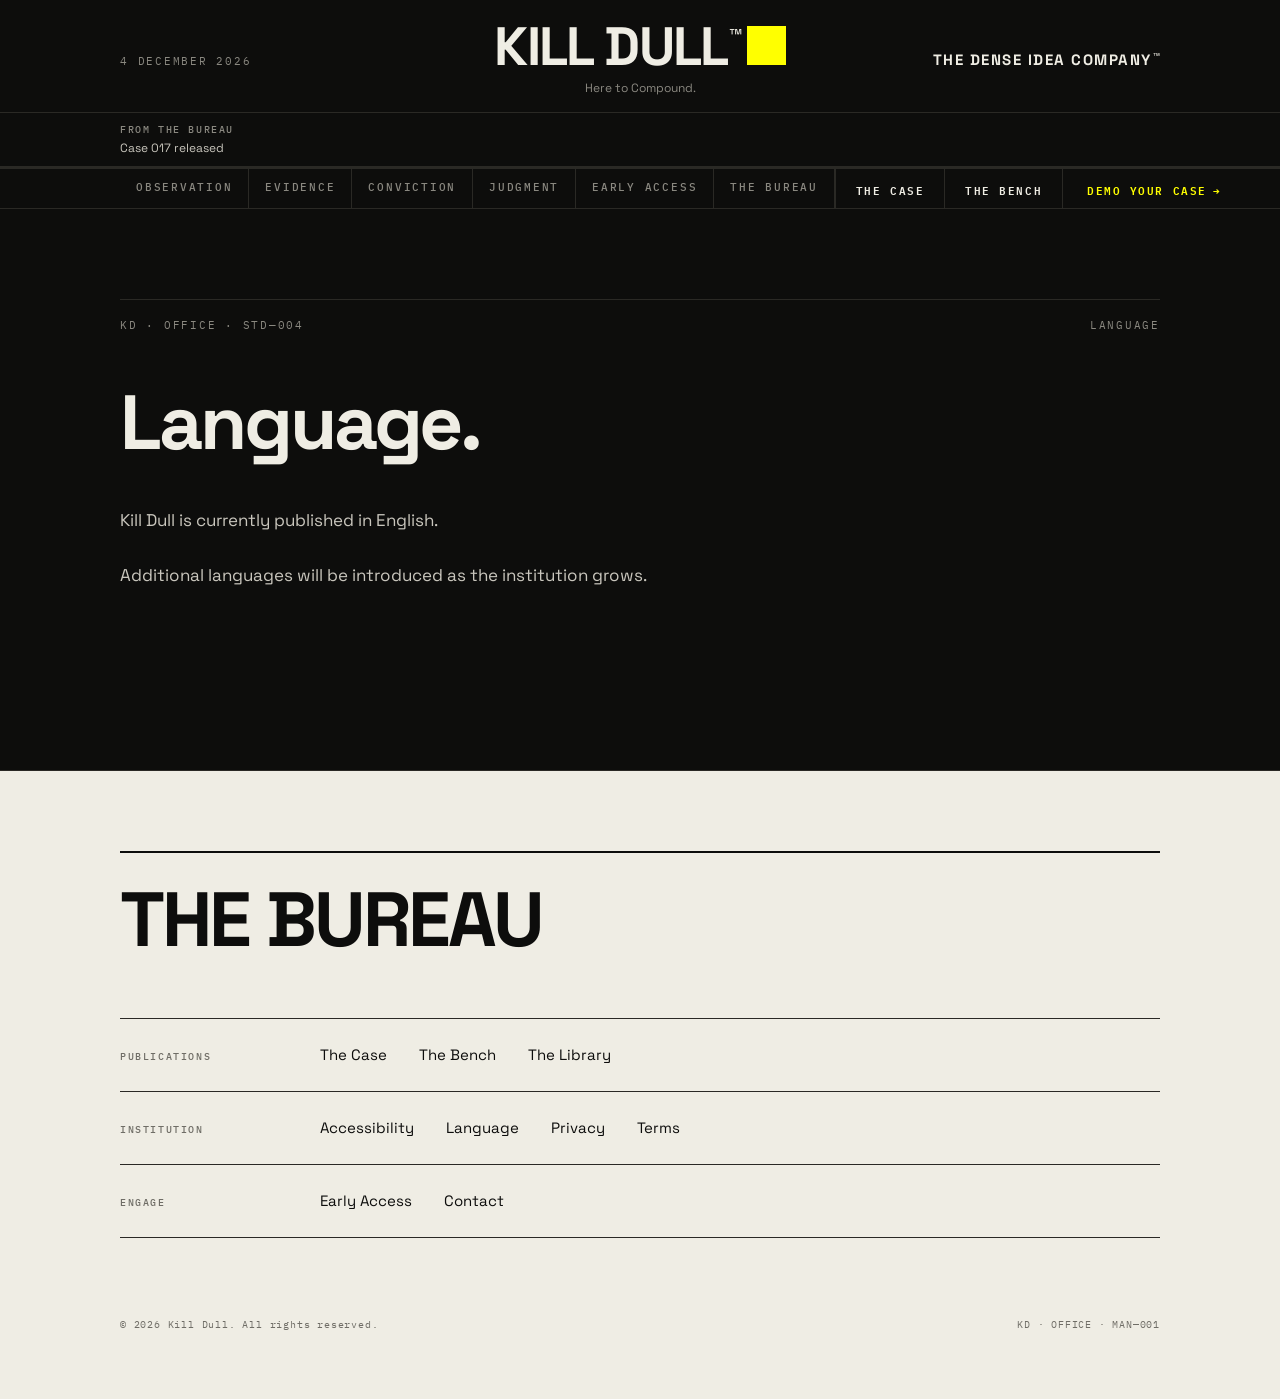
<file: language.html>
<!DOCTYPE html>
<html lang="en">
<head>
<meta charset="UTF-8">
<meta name="viewport" content="width=device-width, initial-scale=1.0">
<title>Language &#x2014; Kill Dull&#x2122;</title>
<link rel="preconnect" href="https://fonts.googleapis.com">
<link rel="preconnect" href="https://fonts.gstatic.com" crossorigin>
<link href="https://fonts.googleapis.com/css2?family=Space+Grotesk:wght@400;500;700&family=IBM+Plex+Mono:wght@400;500&display=swap" rel="stylesheet">
<style>
:root {
  --ink:            #0D0D0C;
  --paper:          #EFEDE4;
  --yellow:         #FFFF00;
  --border:         #2a2925;
  --border-inner:   #1c1b18;
  --text-secondary: #8a8880;
  --text-tertiary:  #6f6d66;
  --text-body:      #c9c6bd;
  --pending:        #4a4844;

  --type-hero:    clamp(72px, 12vw, 148px);
  --type-product: clamp(48px, 8vw, 72px);
  --type-body:    17px;
  --type-small:   15px;
  --type-label:   11px;
  --type-micro:   10px;

  --section-pad-v: 100px;
  --section-pad-h: 120px;
}

/*
  KILL DULL MOTION PRINCIPLE — CONSTITUTIONAL
  No two interface elements animate simultaneously.
  Motion is sequential, deliberate, procedural.
  The site processes. It does not decorate.
*/

*, *::before, *::after { box-sizing: border-box; margin: 0; padding: 0; }
html { scroll-behavior: auto; }

body {
  background: var(--ink);
  color: var(--paper);
  font-family: 'Space Grotesk', sans-serif;
  font-weight: 400;
  -webkit-font-smoothing: antialiased;
  -moz-osx-font-smoothing: grayscale;
}

* { border-radius: 0 !important; }
a { color: inherit; text-decoration: none; }
a:hover { color: var(--yellow); }
a:focus-visible { outline: 2px solid var(--yellow); outline-offset: 2px; }

@media (prefers-reduced-motion: reduce) {
  *, *::before, *::after { animation: none !important; transition: none !important; }
  .terminal, .hero-line { animation: none; }
}

/* TERMINAL MARK */
@keyframes kd-terminal-rotate {
  0%   { transform: rotate(0deg); }
  8%   { transform: rotate(90deg); }
  100% { transform: rotate(90deg); }
}

.terminal {
  display: inline-block;
  width: 0.72em;
  height: 0.72em;
  background: var(--yellow);
  margin-left: 0.08em;
  vertical-align: baseline;
  flex-shrink: 0;
  animation: kd-terminal-rotate 7s ease-in-out infinite;
}

.footer .terminal {
  animation-delay: 3.5s;
}

/* CTA SQUARE MARKER */
.sq {
  display: inline-block;
  width: 8px;
  height: 8px;
  background: var(--yellow);
  flex-shrink: 0;
}

/* TRADEMARK MARK */
.tm {
  font-size: 0.45em;
  vertical-align: super;
  line-height: 0;
  letter-spacing: 0.02em;
  margin-left: 0.05em;
  color: var(--paper);
}

/* MASTHEAD */
.masthead {
  position: fixed;
  top: 0; left: 0; right: 0;
  z-index: 200;
  background: var(--ink);
  border-bottom: 1px solid var(--border);
}

/* TOP ROW */
.masthead-top {
  display: grid;
  grid-template-columns: 1fr auto 1fr;
  align-items: baseline;
  padding: 20px 120px 0;
  gap: 24px;
}

.masthead-date {
  font-family: 'IBM Plex Mono', monospace;
  font-size: 11px;
  font-weight: 400;
  letter-spacing: 0.16em;
  color: var(--text-secondary);
  text-transform: uppercase;
  line-height: 1;
}

.masthead-wordmark {
  font-family: 'Space Grotesk', sans-serif;
  font-weight: 700;
  font-size: 54px;
  letter-spacing: -0.03em;
  line-height: 1;
  color: var(--paper);
  text-align: center;
  white-space: nowrap;
}

.masthead-designation {
  font-family: 'Space Grotesk', sans-serif;
  font-weight: 700;
  font-size: 15px;
  letter-spacing: 0.10em;
  color: var(--paper);
  text-align: right;
  text-transform: uppercase;
  line-height: 1;
  white-space: nowrap;
}
.masthead-designation .tm {
  font-size: 0.85em;
  vertical-align: top;
  line-height: 1;
  color: var(--paper);
  margin-left: 0.06em;
}

/* SECOND ROW */
.masthead-tagline {
  font-family: 'Space Grotesk', sans-serif;
  font-weight: 400;
  font-size: 12px;
  color: var(--text-secondary);
  text-align: center;
  padding: 6px 120px 16px;
  letter-spacing: 0;
}

/* BORDER */
.masthead-rule {
  border-top: 1px solid var(--border);
}

/* BUREAU BULLETIN */
.masthead-bulletin {
  display: flex;
  flex-direction: column;
  gap: 4px;
  padding: 10px 120px;
  border-top: 1px solid var(--border);
  border-bottom: 1px solid var(--border);
}

.bulletin-label {
  font-family: 'IBM Plex Mono', monospace;
  font-size: 10px;
  font-weight: 500;
  letter-spacing: 0.16em;
  text-transform: uppercase;
  color: var(--text-secondary);
}

.bulletin-text {
  font-family: 'Space Grotesk', sans-serif;
  font-size: 12px;
  font-weight: 400;
  color: var(--text-body);
  letter-spacing: 0;
}

/* UNIFIED NAV */
.unified-nav {
  position: fixed;
  left: 0; right: 0;
  z-index: 190;
  background: var(--ink);
  border-bottom: 1px solid var(--border);
  display: flex;
  align-items: stretch;
  justify-content: space-between;
  padding: 0 120px;
}

.unified-nav-chapters {
  display: flex;
  align-items: stretch;
  margin-left: 0;
}

.reg-item {
  font-family: 'IBM Plex Mono', monospace;
  font-size: 11px;
  font-weight: 500;
  letter-spacing: 0.16em;
  text-transform: uppercase;
  text-decoration: none;
  padding: 11px 16px 9px;
  border-right: 1px solid var(--border);
  color: #8a8880;
  white-space: nowrap;
  transition: color 0.15s,
              padding-top 0.8s cubic-bezier(0.16, 1, 0.3, 1),
              padding-bottom 0.8s cubic-bezier(0.16, 1, 0.3, 1),
              opacity 0.6s ease;
}
.reg-item:first-child { border-left: none; }
.reg-item.is-past { color: #6f6d66; padding-top: 6px; padding-bottom: 6px; opacity: 0.6; }
.reg-item.is-active { color: var(--paper); border-bottom: 2px solid var(--yellow); opacity: 1; }

.unified-nav-products {
  display: flex;
  align-items: center;
  gap: 0;
  border-left: 1px solid var(--border);
  margin-right: 0;
}

.product-link {
  font-family: 'IBM Plex Mono', monospace;
  font-size: 11px;
  font-weight: 600;
  letter-spacing: 0.14em;
  text-transform: uppercase;
  color: var(--paper);
  text-decoration: none;
  padding: 11px 20px 9px;
  border-right: 1px solid var(--border);
  white-space: nowrap;
}
.product-link:hover { color: var(--yellow); }

.product-cta {
  display: inline-flex;
  align-items: center;
  gap: 6px;
  font-family: 'IBM Plex Mono', monospace;
  font-size: 11px;
  font-weight: 600;
  letter-spacing: 0.14em;
  text-transform: uppercase;
  color: var(--yellow);
  text-decoration: none;
  padding: 11px 24px 9px;
  white-space: nowrap;
}
.product-cta .enter-arrow {
  display: inline-block;
  transition: transform 0.15s cubic-bezier(0.16, 1, 0.3, 1);
}
.product-cta .enter-text {
  display: inline-block;
  transition: transform 0.2s cubic-bezier(0.16, 1, 0.3, 1) 0.05s;
}
.product-cta:hover .enter-arrow { transform: translateX(4px); }
.product-cta:hover .enter-text { transform: translateX(2px); }
.product-cta:hover { color: var(--paper); }

.registrar-mobile { display: none; }

@media (max-width: 767px) {
  .unified-nav-chapters { display: none; }
  .unified-nav-products { display: none; }
  .registrar-mobile { display: flex; flex: 1; }
  .reg-mobile-current {
    display: flex;
    align-items: center;
    justify-content: space-between;
    width: 100%;
    padding: 12px 24px;
    background: transparent;
    border: none;
    font-family: 'IBM Plex Mono', monospace;
    font-size: 10px;
    letter-spacing: 0.14em;
    text-transform: uppercase;
    color: var(--paper);
    cursor: pointer;
  }
  .reg-mobile-arrow { color: var(--yellow); }
  .reg-mobile-dropdown {
    background: var(--ink);
    border-top: 1px solid var(--border);
  }
  .reg-mobile-dropdown .reg-item {
    display: block;
    padding: 12px 24px;
    border-right: none;
    border-bottom: 1px solid var(--border);
  }
  .reg-mobile-dropdown .reg-item:first-child { border-left: none; }
}

/* VIEWPORTS */
.viewport {
  min-height: 100vh;
  padding: 90px var(--section-pad-h) 90px;
  display: flex;
  flex-direction: column;
}
.viewport + .viewport {
  padding-top: 90px;
  border-top: 1px solid var(--border);
}

/* RUNNING HEAD */
.running-head {
  display: flex;
  justify-content: space-between;
  font-family: 'IBM Plex Mono', monospace;
  font-size: var(--type-label);
  letter-spacing: 0.16em;
  color: var(--text-secondary);
  border-top: 1px solid var(--border);
  padding-top: 18px;
  margin-bottom: 56px;
  text-transform: uppercase;
}

/* HERO HEADLINE (fitToWidth) */
.hero-headline {
  font-family: 'Space Grotesk', sans-serif;
  font-weight: 700;
  font-size: var(--type-hero);
  letter-spacing: -0.05em;
  line-height: 0.88;
  white-space: nowrap;
  color: var(--paper);
  margin-bottom: 52px;
}

/* HERO LINE (two-line fitToWidth, VP1) */
@keyframes kd-reveal {
  from { transform: translateY(110%); }
  to   { transform: translateY(0); }
}

.hero-line-wrap {
  overflow: hidden;
  display: block;
  margin-bottom: 4px;
}

.hero-line {
  font-family: 'Space Grotesk', sans-serif;
  font-weight: 700;
  letter-spacing: -0.05em;
  line-height: 0.88;
  white-space: nowrap;
  color: var(--paper);
  display: block;
  animation: kd-reveal 0.4s cubic-bezier(0.16, 1, 0.3, 1) both;
}

#hero-line-1 { animation-delay: 0.1s; }
#hero-line-2 { animation-delay: 0.25s; }

/* HERO BODY */
.hero-body {
  display: flex;
  flex-direction: column;
  gap: 20px;
  max-width: 560px;
  font-size: var(--type-body);
  line-height: 1.8;
  color: var(--text-body);
}
.hero-body .text-secondary { color: var(--text-secondary); }

/* INLINE LINK */
.inline-link {
  color: inherit;
  text-decoration: underline;
  text-decoration-color: var(--yellow);
  text-underline-offset: 3px;
}
.inline-link:hover { color: var(--yellow); }

/* PUSH */
.push { margin-top: auto; }
.standalone-word.push { margin-top: auto; padding-top: 80px; }
#conviction .push { margin-top: 80px; }
#observation.viewport,
#evidence.viewport,
#conviction.viewport,
#decision.viewport,
#access.viewport,
#bureau.viewport {
  min-height: auto;
  padding-bottom: 180px;
}

/* STANDALONE WORD */
.standalone-word {
  font-family: 'Space Grotesk', sans-serif;
  font-weight: 700;
  font-size: 32px;
  line-height: 1;
}
.standalone-word--yellow { color: var(--yellow); }
.standalone-word--paper  { color: var(--paper); }

/* SECTION INDEX */
.section-index {
  font-family: 'IBM Plex Mono', monospace;
  font-size: var(--type-label);
  letter-spacing: 0.14em;
  color: var(--text-tertiary);
  margin-bottom: 16px;
}

/* EVIDENCE GRID (VP2) */
.evidence-grid {
  display: grid;
  grid-template-columns: 1fr 1fr;
  border-left: 1px solid var(--border);
  border-top: 1px solid var(--border);
  margin-top: 80px;
  margin-bottom: 56px;
}
.evidence-col {
  border-right: 1px solid var(--border);
  border-bottom: 1px solid var(--border);
  padding: 40px;
}
.evidence-concept {
  font-family: 'Space Grotesk', sans-serif;
  font-weight: 700;
  font-size: clamp(28px, 4vw, 48px);
  letter-spacing: -0.03em;
  line-height: 1.0;
  color: var(--paper);
  margin-bottom: 24px;
}
.evidence-divider { border: none; border-top: 1px solid var(--border); margin-bottom: 20px; }
.evidence-list {
  list-style: none;
  display: flex;
  flex-direction: column;
  gap: 8px;
  font-family: 'Space Grotesk', sans-serif;
  font-size: 15px;
  color: var(--text-body);
  line-height: 1.5;
}
.evidence-list li { display: flex; align-items: center; }
.evidence-list li::before {
  content: '';
  display: inline-block;
  width: 6px;
  height: 6px;
  background: var(--yellow);
  margin-right: 10px;
  flex-shrink: 0;
}
.evidence-statement {
  font-family: 'Space Grotesk', sans-serif;
  font-weight: 700;
  font-size: clamp(28px, 4vw, 48px);
  letter-spacing: -0.03em;
  color: var(--paper);
  margin-bottom: 28px;
  line-height: 1.0;
}
.evidence-intro {
  font-family: 'Space Grotesk', sans-serif;
  font-weight: 700;
  letter-spacing: -0.05em;
  line-height: 0.88;
  color: var(--paper);
  margin-bottom: 56px;
  text-transform: uppercase;
  white-space: nowrap;
}
.evidence-body {
  font-family: 'Space Grotesk', sans-serif;
  font-size: var(--type-body);
  line-height: 1.7;
  color: var(--text-body);
  max-width: 560px;
}

/* READING (VP4) */
.reading-headline {
  font-family: 'Space Grotesk', sans-serif;
  font-weight: 700;
  font-size: clamp(40px, 6vw, 80px);
  letter-spacing: -0.04em;
  line-height: 0.95;
  color: var(--paper);
  margin-bottom: 48px;
}

#discipline-hl {
  font-family: 'Space Grotesk', sans-serif;
  font-weight: 700;
  letter-spacing: -0.05em;
  line-height: 0.88;
  white-space: nowrap;
  color: var(--paper);
  display: block;
  margin-bottom: 48px;
}
.reading-body {
  max-width: 560px;
  display: flex;
  flex-direction: column;
  gap: 24px;
  font-size: var(--type-body);
  line-height: 1.8;
  color: var(--text-body);
  margin-bottom: 48px;
}
.reading-label {
  font-family: 'IBM Plex Mono', monospace;
  font-size: 11px;
  letter-spacing: 0.14em;
  color: var(--text-secondary);
  text-transform: uppercase;
}

/* DISCIPLINE LIST (VP5) */
.discipline-list {
  margin-top: 64px;
  border-top: 1px solid var(--border);
}
.discipline-item {
  display: grid;
  grid-template-columns: 200px 1fr;
  gap: 0;
  border-bottom: 1px solid var(--border);
  padding: 48px 0;
}
.discipline-meta {
  display: flex;
  flex-direction: column;
  gap: 8px;
  padding-right: 40px;
}
.discipline-number {
  font-family: 'IBM Plex Mono', monospace;
  font-size: 11px;
  letter-spacing: 0.16em;
  color: var(--text-tertiary);
}
.discipline-status {
  font-family: 'IBM Plex Mono', monospace;
  font-size: 10px;
  letter-spacing: 0.14em;
  color: var(--text-secondary);
}
.discipline-status--pending { color: var(--yellow); }
.discipline-name {
  font-family: 'Space Grotesk', sans-serif;
  font-weight: 700;
  font-size: clamp(24px, 3vw, 40px);
  letter-spacing: -0.02em;
  color: var(--paper);
  margin-bottom: 16px;
  line-height: 1.0;
}
.discipline-desc {
  font-family: 'Space Grotesk', sans-serif;
  font-size: 15px;
  color: var(--text-body);
  line-height: 1.7;
  max-width: 560px;
}
.discipline-cta {
  display: inline-flex;
  align-items: center;
  gap: 10px;
  margin-top: 28px;
  font-family: 'IBM Plex Mono', monospace;
  font-size: 11px;
  letter-spacing: 0.12em;
  text-transform: uppercase;
  color: var(--paper);
  text-decoration: none;
  border-top: 1px solid var(--border);
  padding-top: 16px;
}
.discipline-cta:hover { color: var(--yellow); }

/* EARLY ACCESS (VP6) */
.access-body {
  display: flex;
  flex-direction: column;
  gap: 6px;
  margin-bottom: 40px;
}
.access-statement {
  font-family: 'Space Grotesk', sans-serif;
  font-weight: 700;
  font-size: 28px;
  color: var(--text-secondary);
  line-height: 1.2;
}
.access-desc {
  font-family: 'Space Grotesk', sans-serif;
  max-width: 480px;
  font-size: var(--type-small);
  line-height: 1.7;
  color: var(--text-body);
}

/* CHAPTER HEADLINE */
.chapter-headline {
  font-family: 'Space Grotesk', sans-serif;
  font-weight: 700;
  font-size: clamp(36px, 6vw, 80px);
  letter-spacing: -0.04em;
  line-height: 0.9;
  color: var(--paper);
  margin-bottom: 0;
}

/* BUREAU HEADLINE */
#bureau-hl {
  font-family: 'Space Grotesk', sans-serif;
  font-weight: 700;
  letter-spacing: -0.05em;
  line-height: 0.88;
  white-space: nowrap;
  color: var(--paper);
  text-transform: uppercase;
  display: block;
  margin-bottom: 32px;
}

/* BUREAU MISSION */
.bureau-mission {
  font-family: 'Space Grotesk', sans-serif;
  font-weight: 400;
  font-size: clamp(16px, 2vw, 22px);
  letter-spacing: -0.01em;
  line-height: 1.4;
  color: var(--text-body);
  margin-top: 32px;
  margin-bottom: 48px;
  max-width: 560px;
}

/* BUREAU BODY */
.bureau-body {
  max-width: 560px;
  display: flex;
  flex-direction: column;
  gap: 24px;
  font-size: var(--type-small);
  line-height: 1.9;
  color: var(--text-body);
}

/* BUREAU FRAMEWORK */
.bureau-framework {
  border-left: 2px solid var(--yellow);
  padding-left: 24px;
  margin: 40px 0;
}
.bureau-framework-label {
  font-family: 'IBM Plex Mono', monospace;
  font-size: 10px;
  letter-spacing: 0.14em;
  color: var(--text-secondary);
  text-transform: uppercase;
  margin-bottom: 12px;
}
.bureau-framework-intro {
  font-family: 'Space Grotesk', sans-serif;
  font-size: 15px;
  color: var(--text-secondary);
  margin-bottom: 16px;
}
.bureau-questions {
  display: flex;
  flex-direction: column;
  gap: 8px;
  font-family: 'Space Grotesk', sans-serif;
  font-size: 17px;
  color: var(--paper);
  line-height: 1.5;
}

/* FOOTER */
.footer {
  background: var(--paper);
  color: var(--ink);
  border-top: 1px solid #2a2925;
}

.footer-inner {
  padding: 80px 120px;
}

.footer-bureau {
  font-family: 'Space Grotesk', sans-serif;
  font-weight: 700;
  font-size: clamp(40px, 6vw, 80px);
  letter-spacing: -0.04em;
  line-height: 0.9;
  color: var(--ink);
  margin-bottom: 64px;
  border-top: 2px solid var(--ink);
  padding-top: 32px;
}

.footer-index {
  display: flex;
  flex-direction: column;
  gap: 0;
  border-top: 1px solid #2a2925;
  margin-bottom: 80px;
}

.footer-section {
  display: grid;
  grid-template-columns: 200px 1fr;
  gap: 0;
  padding: 24px 0;
  border-bottom: 1px solid #2a2925;
  align-items: baseline;
}

.footer-section-label {
  font-family: 'IBM Plex Mono', monospace;
  font-size: 10px;
  font-weight: 500;
  letter-spacing: 0.16em;
  color: #6f6d66;
  text-transform: uppercase;
  padding-right: 40px;
}

.footer-section nav {
  display: flex;
  flex-wrap: wrap;
  gap: 4px 32px;
}

.footer-section nav a {
  font-family: 'Space Grotesk', sans-serif;
  font-size: 15px;
  font-weight: 400;
  color: var(--ink);
  text-decoration: none;
  line-height: 1.6;
}

.footer-section nav a:hover {
  color: #555;
}

.footer-section nav a:focus-visible {
  outline: 2px solid var(--yellow);
  outline-offset: 2px;
}

.footer-colophon {
  display: flex;
  justify-content: space-between;
  align-items: baseline;
  font-family: 'IBM Plex Mono', monospace;
  font-size: 10px;
  letter-spacing: 0.08em;
  color: #6f6d66;
}

/* INSTITUTIONAL PAGES */
.inst-section {
  padding: 90px 120px 180px;
  max-width: 1400px;
}

.inst-headline {
  font-family: 'Space Grotesk', sans-serif;
  font-weight: 700;
  font-size: clamp(40px, 6vw, 80px);
  letter-spacing: -0.04em;
  line-height: 0.9;
  color: var(--paper);
  margin-bottom: 48px;
  margin-top: 24px;
}

.inst-body {
  font-family: 'Space Grotesk', sans-serif;
  font-size: 17px;
  font-weight: 400;
  color: var(--text-body);
  line-height: 1.8;
  max-width: 640px;
}

.inst-body p { margin-bottom: 24px; }
.inst-body p:last-child { margin-bottom: 0; }

/* TABLET */
@media (max-width: 1279px) {
  :root { --section-pad-v: 64px; --section-pad-h: 64px; }
  .masthead-top { padding: 16px 64px 0; }
  .masthead-tagline { padding: 6px 64px 14px; }
  .masthead-bulletin { padding: 10px 64px; }
  .masthead-wordmark { font-size: 45px; }
  .unified-nav { padding: 0 64px; }
  .evidence-grid { grid-template-columns: 1fr 1fr; }
}

@media (max-width: 1279px) {
  .footer-inner { padding: 64px; }
}

/* MOBILE */
@media (max-width: 767px) {
  :root { --section-pad-v: 48px; --section-pad-h: 24px; }
  .masthead-top {
    grid-template-columns: 1fr;
    text-align: center;
    padding: 16px 24px 0;
    gap: 8px;
  }
  .masthead-date { text-align: center; }
  .masthead-designation { text-align: center; font-size: 11px; }
  .masthead-wordmark { font-size: 36px; }
  .masthead-tagline { padding: 6px 24px 12px; }
  .masthead-bulletin { padding: 10px 24px; }
  .unified-nav { padding: 0; }
  .evidence-grid { grid-template-columns: 1fr; }
  .discipline-item { grid-template-columns: 1fr; gap: 16px; }
  .discipline-meta { flex-direction: row; padding-right: 0; }
}

@media (max-width: 767px) {
  .footer-inner { padding: 48px 24px; }
  .footer-section { grid-template-columns: 1fr; gap: 12px; }
  .footer-section-label { padding-right: 0; }
  .footer-colophon { flex-direction: column; gap: 8px; }
}
</style>
</head>
<body>

<header class="masthead" id="masthead">

  <!-- TOP ROW -->
  <div class="masthead-top">
    <div class="masthead-date" id="masthead-date"></div>
    <div class="masthead-wordmark">
      KILL DULL<span class="tm">&#x2122;</span><span class="terminal"></span>
    </div>
    <div class="masthead-designation">
      <span>THE</span> DENSE IDEA COMPANY<span class="tm">&#x2122;</span>
    </div>
  </div>

  <!-- SECOND ROW -->
  <div class="masthead-tagline">
    Here to Compound.
  </div>

  <!-- BUREAU BULLETIN -->
  <div class="masthead-bulletin">
    <span class="bulletin-label">FROM THE BUREAU</span>
    <span class="bulletin-text">Case 017 released</span>
  </div>

  <!-- BORDER -->
  <div class="masthead-rule"></div>

</header>

<div class="unified-nav" id="registrar">
  <!-- Chapter navigation — left -->
  <div class="unified-nav-chapters" id="registrar-desktop">
    <a class="reg-item" href="/#observation">OBSERVATION</a>
    <a class="reg-item" href="/#evidence">EVIDENCE</a>
    <a class="reg-item" href="/#conviction">CONVICTION</a>
    <a class="reg-item" href="/#judgment">JUDGMENT</a>
    <a class="reg-item" href="/#access">EARLY ACCESS</a>
    <a class="reg-item" href="/#bureau">THE BUREAU</a>
  </div>

  <!-- Product navigation — right -->
  <div class="unified-nav-products">
    <a class="product-link" href="/truth.html">THE CASE</a>
    <a class="product-link" href="/reckoning.html">THE BENCH</a>
    <a class="product-cta" href="/truth.html">
      <span class="enter-text">DEMO YOUR CASE</span>
      <span class="enter-arrow">&#x2192;</span>
    </a>
  </div>

  <!-- Mobile dropdown -->
  <div class="registrar-mobile">
    <button class="reg-mobile-current" id="reg-mobile-btn">
      <span id="reg-mobile-label">MENU</span>
      <span class="reg-mobile-arrow">&#9662;</span>
    </button>
    <div class="reg-mobile-dropdown" id="reg-mobile-dropdown" hidden>
      <a class="reg-item" href="/#observation">OBSERVATION</a>
      <a class="reg-item" href="/#evidence">EVIDENCE</a>
      <a class="reg-item" href="/#conviction">CONVICTION</a>
      <a class="reg-item" href="/#judgment">JUDGMENT</a>
      <a class="reg-item" href="/#access">EARLY ACCESS</a>
      <a class="reg-item" href="/#bureau">THE BUREAU</a>
    </div>
  </div>
</div>

<main>
  <section class="inst-section">
    <div class="running-head">
      <span>KD &middot; OFFICE &middot; STD&#x2014;004</span>
      <span>LANGUAGE</span>
    </div>
    <h1 class="inst-headline">Language.</h1>
    <div class="inst-body">
      <p>Kill Dull is currently published in English.</p>
      <p>Additional languages will be introduced as the institution grows.</p>
    </div>
  </section>
</main>

<!-- FOOTER -->
<footer class="footer" role="contentinfo">
  <div class="footer-inner">

    <div class="footer-bureau">THE BUREAU</div>

    <div class="footer-index">

      <div class="footer-section">
        <div class="footer-section-label">PUBLICATIONS</div>
        <nav aria-label="Publications">
          <a href="/truth.html">The Case</a>
          <a href="/reckoning.html">The Bench</a>
          <a href="/library.html">The Library</a>
        </nav>
      </div>

      <div class="footer-section">
        <div class="footer-section-label">INSTITUTION</div>
        <nav aria-label="Institution">
          <a href="/accessibility.html">Accessibility</a>
          <a href="/language.html">Language</a>
          <a href="/privacy.html">Privacy</a>
          <a href="/terms.html">Terms</a>
        </nav>
      </div>

      <div class="footer-section">
        <div class="footer-section-label">ENGAGE</div>
        <nav aria-label="Engage">
          <a href="/truth.html">Early Access</a>
          <a href="/contact.html">Contact</a>
        </nav>
      </div>

    </div>

    <div class="footer-colophon">
      <span>&#169; 2026 Kill Dull. All rights reserved.</span>
      <span>KD &middot; OFFICE &middot; MAN&#x2014;001</span>
    </div>

  </div>
</footer>

<script>
// Dynamic masthead date
(function() {
  var months = ['JANUARY','FEBRUARY','MARCH','APRIL','MAY','JUNE',
                'JULY','AUGUST','SEPTEMBER','OCTOBER','NOVEMBER','DECEMBER'];
  var now = new Date();
  var el = document.getElementById('masthead-date');
  if (el) el.textContent = now.getDate() + ' ' + months[now.getMonth()] + ' ' + now.getFullYear();
})();

(function() {
  function getOffset() {
    var mh = document.getElementById('masthead');
    var reg = document.getElementById('registrar');
    return (mh ? mh.offsetHeight : 0) + (reg ? reg.offsetHeight : 0);
  }

  function positionRegistrar() {
    var mh = document.getElementById('masthead');
    var reg = document.getElementById('registrar');
    if (reg) reg.style.top = (mh ? mh.offsetHeight : 0) + 'px';
  }

  function setBodyOffset() {
    var main = document.querySelector('main');
    if (main) main.style.paddingTop = getOffset() + 'px';
  }

  var mobileBtn = document.getElementById('reg-mobile-btn');
  var mobileDropdown = document.getElementById('reg-mobile-dropdown');
  if (mobileBtn && mobileDropdown) {
    mobileBtn.addEventListener('click', function() {
      if (mobileDropdown.hasAttribute('hidden')) mobileDropdown.removeAttribute('hidden');
      else mobileDropdown.setAttribute('hidden', '');
    });
    mobileDropdown.querySelectorAll('a').forEach(function(a) {
      a.addEventListener('click', function() { mobileDropdown.setAttribute('hidden', ''); });
    });
  }

  positionRegistrar();
  setBodyOffset();

  window.addEventListener('resize', function() {
    positionRegistrar();
    setBodyOffset();
  });
})();
</script>

</body>
</html>
</file>
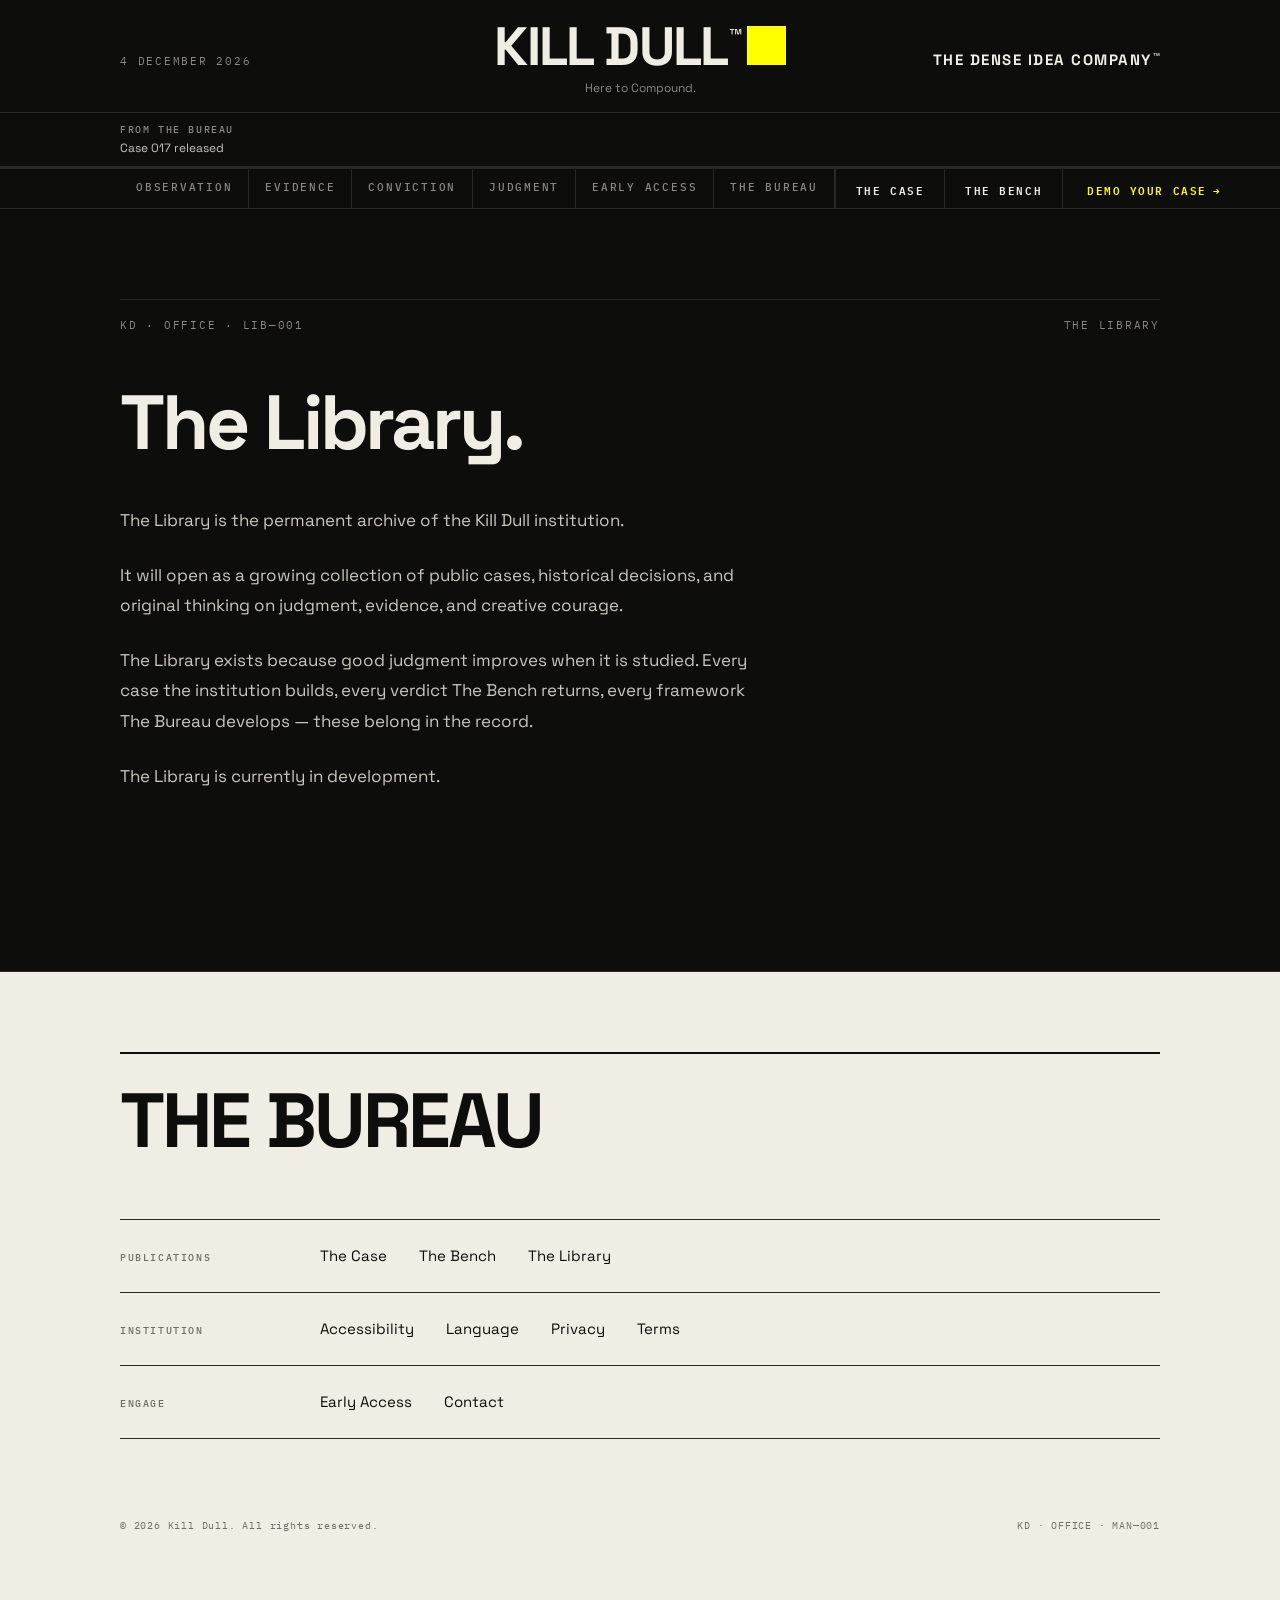
<file: library.html>
<!DOCTYPE html>
<html lang="en">
<head>
<meta charset="UTF-8">
<meta name="viewport" content="width=device-width, initial-scale=1.0">
<title>The Library &#x2014; Kill Dull&#x2122;</title>
<link rel="preconnect" href="https://fonts.googleapis.com">
<link rel="preconnect" href="https://fonts.gstatic.com" crossorigin>
<link href="https://fonts.googleapis.com/css2?family=Space+Grotesk:wght@400;500;700&family=IBM+Plex+Mono:wght@400;500&display=swap" rel="stylesheet">
<style>
:root {
  --ink:            #0D0D0C;
  --paper:          #EFEDE4;
  --yellow:         #FFFF00;
  --border:         #2a2925;
  --border-inner:   #1c1b18;
  --text-secondary: #8a8880;
  --text-tertiary:  #6f6d66;
  --text-body:      #c9c6bd;
  --pending:        #4a4844;

  --type-hero:    clamp(72px, 12vw, 148px);
  --type-product: clamp(48px, 8vw, 72px);
  --type-body:    17px;
  --type-small:   15px;
  --type-label:   11px;
  --type-micro:   10px;

  --section-pad-v: 100px;
  --section-pad-h: 120px;
}

/*
  KILL DULL MOTION PRINCIPLE — CONSTITUTIONAL
  No two interface elements animate simultaneously.
  Motion is sequential, deliberate, procedural.
  The site processes. It does not decorate.
*/

*, *::before, *::after { box-sizing: border-box; margin: 0; padding: 0; }
html { scroll-behavior: auto; }

body {
  background: var(--ink);
  color: var(--paper);
  font-family: 'Space Grotesk', sans-serif;
  font-weight: 400;
  -webkit-font-smoothing: antialiased;
  -moz-osx-font-smoothing: grayscale;
}

* { border-radius: 0 !important; }
a { color: inherit; text-decoration: none; }
a:hover { color: var(--yellow); }
a:focus-visible { outline: 2px solid var(--yellow); outline-offset: 2px; }

@media (prefers-reduced-motion: reduce) {
  *, *::before, *::after { animation: none !important; transition: none !important; }
  .terminal, .hero-line { animation: none; }
}

/* TERMINAL MARK */
@keyframes kd-terminal-rotate {
  0%   { transform: rotate(0deg); }
  8%   { transform: rotate(90deg); }
  100% { transform: rotate(90deg); }
}

.terminal {
  display: inline-block;
  width: 0.72em;
  height: 0.72em;
  background: var(--yellow);
  margin-left: 0.08em;
  vertical-align: baseline;
  flex-shrink: 0;
  animation: kd-terminal-rotate 7s ease-in-out infinite;
}

.footer .terminal {
  animation-delay: 3.5s;
}

/* CTA SQUARE MARKER */
.sq {
  display: inline-block;
  width: 8px;
  height: 8px;
  background: var(--yellow);
  flex-shrink: 0;
}

/* TRADEMARK MARK */
.tm {
  font-size: 0.45em;
  vertical-align: super;
  line-height: 0;
  letter-spacing: 0.02em;
  margin-left: 0.05em;
  color: var(--paper);
}

/* MASTHEAD */
.masthead {
  position: fixed;
  top: 0; left: 0; right: 0;
  z-index: 200;
  background: var(--ink);
  border-bottom: 1px solid var(--border);
}

/* TOP ROW */
.masthead-top {
  display: grid;
  grid-template-columns: 1fr auto 1fr;
  align-items: baseline;
  padding: 20px 120px 0;
  gap: 24px;
}

.masthead-date {
  font-family: 'IBM Plex Mono', monospace;
  font-size: 11px;
  font-weight: 400;
  letter-spacing: 0.16em;
  color: var(--text-secondary);
  text-transform: uppercase;
  line-height: 1;
}

.masthead-wordmark {
  font-family: 'Space Grotesk', sans-serif;
  font-weight: 700;
  font-size: 54px;
  letter-spacing: -0.03em;
  line-height: 1;
  color: var(--paper);
  text-align: center;
  white-space: nowrap;
}

.masthead-designation {
  font-family: 'Space Grotesk', sans-serif;
  font-weight: 700;
  font-size: 15px;
  letter-spacing: 0.10em;
  color: var(--paper);
  text-align: right;
  text-transform: uppercase;
  line-height: 1;
  white-space: nowrap;
}
.masthead-designation .tm {
  font-size: 0.85em;
  vertical-align: top;
  line-height: 1;
  color: var(--paper);
  margin-left: 0.06em;
}

/* SECOND ROW */
.masthead-tagline {
  font-family: 'Space Grotesk', sans-serif;
  font-weight: 400;
  font-size: 12px;
  color: var(--text-secondary);
  text-align: center;
  padding: 6px 120px 16px;
  letter-spacing: 0;
}

/* BORDER */
.masthead-rule {
  border-top: 1px solid var(--border);
}

/* BUREAU BULLETIN */
.masthead-bulletin {
  display: flex;
  flex-direction: column;
  gap: 4px;
  padding: 10px 120px;
  border-top: 1px solid var(--border);
  border-bottom: 1px solid var(--border);
}

.bulletin-label {
  font-family: 'IBM Plex Mono', monospace;
  font-size: 10px;
  font-weight: 500;
  letter-spacing: 0.16em;
  text-transform: uppercase;
  color: var(--text-secondary);
}

.bulletin-text {
  font-family: 'Space Grotesk', sans-serif;
  font-size: 12px;
  font-weight: 400;
  color: var(--text-body);
  letter-spacing: 0;
}

/* UNIFIED NAV */
.unified-nav {
  position: fixed;
  left: 0; right: 0;
  z-index: 190;
  background: var(--ink);
  border-bottom: 1px solid var(--border);
  display: flex;
  align-items: stretch;
  justify-content: space-between;
  padding: 0 120px;
}

.unified-nav-chapters {
  display: flex;
  align-items: stretch;
  margin-left: 0;
}

.reg-item {
  font-family: 'IBM Plex Mono', monospace;
  font-size: 11px;
  font-weight: 500;
  letter-spacing: 0.16em;
  text-transform: uppercase;
  text-decoration: none;
  padding: 11px 16px 9px;
  border-right: 1px solid var(--border);
  color: #8a8880;
  white-space: nowrap;
  transition: color 0.15s,
              padding-top 0.8s cubic-bezier(0.16, 1, 0.3, 1),
              padding-bottom 0.8s cubic-bezier(0.16, 1, 0.3, 1),
              opacity 0.6s ease;
}
.reg-item:first-child { border-left: none; }
.reg-item.is-past { color: #6f6d66; padding-top: 6px; padding-bottom: 6px; opacity: 0.6; }
.reg-item.is-active { color: var(--paper); border-bottom: 2px solid var(--yellow); opacity: 1; }

.unified-nav-products {
  display: flex;
  align-items: center;
  gap: 0;
  border-left: 1px solid var(--border);
  margin-right: 0;
}

.product-link {
  font-family: 'IBM Plex Mono', monospace;
  font-size: 11px;
  font-weight: 600;
  letter-spacing: 0.14em;
  text-transform: uppercase;
  color: var(--paper);
  text-decoration: none;
  padding: 11px 20px 9px;
  border-right: 1px solid var(--border);
  white-space: nowrap;
}
.product-link:hover { color: var(--yellow); }

.product-cta {
  display: inline-flex;
  align-items: center;
  gap: 6px;
  font-family: 'IBM Plex Mono', monospace;
  font-size: 11px;
  font-weight: 600;
  letter-spacing: 0.14em;
  text-transform: uppercase;
  color: var(--yellow);
  text-decoration: none;
  padding: 11px 24px 9px;
  white-space: nowrap;
}
.product-cta .enter-arrow {
  display: inline-block;
  transition: transform 0.15s cubic-bezier(0.16, 1, 0.3, 1);
}
.product-cta .enter-text {
  display: inline-block;
  transition: transform 0.2s cubic-bezier(0.16, 1, 0.3, 1) 0.05s;
}
.product-cta:hover .enter-arrow { transform: translateX(4px); }
.product-cta:hover .enter-text { transform: translateX(2px); }
.product-cta:hover { color: var(--paper); }

.registrar-mobile { display: none; }

@media (max-width: 767px) {
  .unified-nav-chapters { display: none; }
  .unified-nav-products { display: none; }
  .registrar-mobile { display: flex; flex: 1; }
  .reg-mobile-current {
    display: flex;
    align-items: center;
    justify-content: space-between;
    width: 100%;
    padding: 12px 24px;
    background: transparent;
    border: none;
    font-family: 'IBM Plex Mono', monospace;
    font-size: 10px;
    letter-spacing: 0.14em;
    text-transform: uppercase;
    color: var(--paper);
    cursor: pointer;
  }
  .reg-mobile-arrow { color: var(--yellow); }
  .reg-mobile-dropdown {
    background: var(--ink);
    border-top: 1px solid var(--border);
  }
  .reg-mobile-dropdown .reg-item {
    display: block;
    padding: 12px 24px;
    border-right: none;
    border-bottom: 1px solid var(--border);
  }
  .reg-mobile-dropdown .reg-item:first-child { border-left: none; }
}

/* VIEWPORTS */
.viewport {
  min-height: 100vh;
  padding: 90px var(--section-pad-h) 90px;
  display: flex;
  flex-direction: column;
}
.viewport + .viewport {
  padding-top: 90px;
  border-top: 1px solid var(--border);
}

/* RUNNING HEAD */
.running-head {
  display: flex;
  justify-content: space-between;
  font-family: 'IBM Plex Mono', monospace;
  font-size: var(--type-label);
  letter-spacing: 0.16em;
  color: var(--text-secondary);
  border-top: 1px solid var(--border);
  padding-top: 18px;
  margin-bottom: 56px;
  text-transform: uppercase;
}

/* HERO HEADLINE (fitToWidth) */
.hero-headline {
  font-family: 'Space Grotesk', sans-serif;
  font-weight: 700;
  font-size: var(--type-hero);
  letter-spacing: -0.05em;
  line-height: 0.88;
  white-space: nowrap;
  color: var(--paper);
  margin-bottom: 52px;
}

/* HERO LINE (two-line fitToWidth, VP1) */
@keyframes kd-reveal {
  from { transform: translateY(110%); }
  to   { transform: translateY(0); }
}

.hero-line-wrap {
  overflow: hidden;
  display: block;
  margin-bottom: 4px;
}

.hero-line {
  font-family: 'Space Grotesk', sans-serif;
  font-weight: 700;
  letter-spacing: -0.05em;
  line-height: 0.88;
  white-space: nowrap;
  color: var(--paper);
  display: block;
  animation: kd-reveal 0.4s cubic-bezier(0.16, 1, 0.3, 1) both;
}

#hero-line-1 { animation-delay: 0.1s; }
#hero-line-2 { animation-delay: 0.25s; }

/* HERO BODY */
.hero-body {
  display: flex;
  flex-direction: column;
  gap: 20px;
  max-width: 560px;
  font-size: var(--type-body);
  line-height: 1.8;
  color: var(--text-body);
}
.hero-body .text-secondary { color: var(--text-secondary); }

/* INLINE LINK */
.inline-link {
  color: inherit;
  text-decoration: underline;
  text-decoration-color: var(--yellow);
  text-underline-offset: 3px;
}
.inline-link:hover { color: var(--yellow); }

/* PUSH */
.push { margin-top: auto; }
.standalone-word.push { margin-top: auto; padding-top: 80px; }
#conviction .push { margin-top: 80px; }
#observation.viewport,
#evidence.viewport,
#conviction.viewport,
#decision.viewport,
#access.viewport,
#bureau.viewport {
  min-height: auto;
  padding-bottom: 180px;
}

/* STANDALONE WORD */
.standalone-word {
  font-family: 'Space Grotesk', sans-serif;
  font-weight: 700;
  font-size: 32px;
  line-height: 1;
}
.standalone-word--yellow { color: var(--yellow); }
.standalone-word--paper  { color: var(--paper); }

/* SECTION INDEX */
.section-index {
  font-family: 'IBM Plex Mono', monospace;
  font-size: var(--type-label);
  letter-spacing: 0.14em;
  color: var(--text-tertiary);
  margin-bottom: 16px;
}

/* EVIDENCE GRID (VP2) */
.evidence-grid {
  display: grid;
  grid-template-columns: 1fr 1fr;
  border-left: 1px solid var(--border);
  border-top: 1px solid var(--border);
  margin-top: 80px;
  margin-bottom: 56px;
}
.evidence-col {
  border-right: 1px solid var(--border);
  border-bottom: 1px solid var(--border);
  padding: 40px;
}
.evidence-concept {
  font-family: 'Space Grotesk', sans-serif;
  font-weight: 700;
  font-size: clamp(28px, 4vw, 48px);
  letter-spacing: -0.03em;
  line-height: 1.0;
  color: var(--paper);
  margin-bottom: 24px;
}
.evidence-divider { border: none; border-top: 1px solid var(--border); margin-bottom: 20px; }
.evidence-list {
  list-style: none;
  display: flex;
  flex-direction: column;
  gap: 8px;
  font-family: 'Space Grotesk', sans-serif;
  font-size: 15px;
  color: var(--text-body);
  line-height: 1.5;
}
.evidence-list li { display: flex; align-items: center; }
.evidence-list li::before {
  content: '';
  display: inline-block;
  width: 6px;
  height: 6px;
  background: var(--yellow);
  margin-right: 10px;
  flex-shrink: 0;
}
.evidence-statement {
  font-family: 'Space Grotesk', sans-serif;
  font-weight: 700;
  font-size: clamp(28px, 4vw, 48px);
  letter-spacing: -0.03em;
  color: var(--paper);
  margin-bottom: 28px;
  line-height: 1.0;
}
.evidence-intro {
  font-family: 'Space Grotesk', sans-serif;
  font-weight: 700;
  letter-spacing: -0.05em;
  line-height: 0.88;
  color: var(--paper);
  margin-bottom: 56px;
  text-transform: uppercase;
  white-space: nowrap;
}
.evidence-body {
  font-family: 'Space Grotesk', sans-serif;
  font-size: var(--type-body);
  line-height: 1.7;
  color: var(--text-body);
  max-width: 560px;
}

/* READING (VP4) */
.reading-headline {
  font-family: 'Space Grotesk', sans-serif;
  font-weight: 700;
  font-size: clamp(40px, 6vw, 80px);
  letter-spacing: -0.04em;
  line-height: 0.95;
  color: var(--paper);
  margin-bottom: 48px;
}

#discipline-hl {
  font-family: 'Space Grotesk', sans-serif;
  font-weight: 700;
  letter-spacing: -0.05em;
  line-height: 0.88;
  white-space: nowrap;
  color: var(--paper);
  display: block;
  margin-bottom: 48px;
}
.reading-body {
  max-width: 560px;
  display: flex;
  flex-direction: column;
  gap: 24px;
  font-size: var(--type-body);
  line-height: 1.8;
  color: var(--text-body);
  margin-bottom: 48px;
}
.reading-label {
  font-family: 'IBM Plex Mono', monospace;
  font-size: 11px;
  letter-spacing: 0.14em;
  color: var(--text-secondary);
  text-transform: uppercase;
}

/* DISCIPLINE LIST (VP5) */
.discipline-list {
  margin-top: 64px;
  border-top: 1px solid var(--border);
}
.discipline-item {
  display: grid;
  grid-template-columns: 200px 1fr;
  gap: 0;
  border-bottom: 1px solid var(--border);
  padding: 48px 0;
}
.discipline-meta {
  display: flex;
  flex-direction: column;
  gap: 8px;
  padding-right: 40px;
}
.discipline-number {
  font-family: 'IBM Plex Mono', monospace;
  font-size: 11px;
  letter-spacing: 0.16em;
  color: var(--text-tertiary);
}
.discipline-status {
  font-family: 'IBM Plex Mono', monospace;
  font-size: 10px;
  letter-spacing: 0.14em;
  color: var(--text-secondary);
}
.discipline-status--pending { color: var(--yellow); }
.discipline-name {
  font-family: 'Space Grotesk', sans-serif;
  font-weight: 700;
  font-size: clamp(24px, 3vw, 40px);
  letter-spacing: -0.02em;
  color: var(--paper);
  margin-bottom: 16px;
  line-height: 1.0;
}
.discipline-desc {
  font-family: 'Space Grotesk', sans-serif;
  font-size: 15px;
  color: var(--text-body);
  line-height: 1.7;
  max-width: 560px;
}
.discipline-cta {
  display: inline-flex;
  align-items: center;
  gap: 10px;
  margin-top: 28px;
  font-family: 'IBM Plex Mono', monospace;
  font-size: 11px;
  letter-spacing: 0.12em;
  text-transform: uppercase;
  color: var(--paper);
  text-decoration: none;
  border-top: 1px solid var(--border);
  padding-top: 16px;
}
.discipline-cta:hover { color: var(--yellow); }

/* EARLY ACCESS (VP6) */
.access-body {
  display: flex;
  flex-direction: column;
  gap: 6px;
  margin-bottom: 40px;
}
.access-statement {
  font-family: 'Space Grotesk', sans-serif;
  font-weight: 700;
  font-size: 28px;
  color: var(--text-secondary);
  line-height: 1.2;
}
.access-desc {
  font-family: 'Space Grotesk', sans-serif;
  max-width: 480px;
  font-size: var(--type-small);
  line-height: 1.7;
  color: var(--text-body);
}

/* CHAPTER HEADLINE */
.chapter-headline {
  font-family: 'Space Grotesk', sans-serif;
  font-weight: 700;
  font-size: clamp(36px, 6vw, 80px);
  letter-spacing: -0.04em;
  line-height: 0.9;
  color: var(--paper);
  margin-bottom: 0;
}

/* BUREAU HEADLINE */
#bureau-hl {
  font-family: 'Space Grotesk', sans-serif;
  font-weight: 700;
  letter-spacing: -0.05em;
  line-height: 0.88;
  white-space: nowrap;
  color: var(--paper);
  text-transform: uppercase;
  display: block;
  margin-bottom: 32px;
}

/* BUREAU MISSION */
.bureau-mission {
  font-family: 'Space Grotesk', sans-serif;
  font-weight: 400;
  font-size: clamp(16px, 2vw, 22px);
  letter-spacing: -0.01em;
  line-height: 1.4;
  color: var(--text-body);
  margin-top: 32px;
  margin-bottom: 48px;
  max-width: 560px;
}

/* BUREAU BODY */
.bureau-body {
  max-width: 560px;
  display: flex;
  flex-direction: column;
  gap: 24px;
  font-size: var(--type-small);
  line-height: 1.9;
  color: var(--text-body);
}

/* BUREAU FRAMEWORK */
.bureau-framework {
  border-left: 2px solid var(--yellow);
  padding-left: 24px;
  margin: 40px 0;
}
.bureau-framework-label {
  font-family: 'IBM Plex Mono', monospace;
  font-size: 10px;
  letter-spacing: 0.14em;
  color: var(--text-secondary);
  text-transform: uppercase;
  margin-bottom: 12px;
}
.bureau-framework-intro {
  font-family: 'Space Grotesk', sans-serif;
  font-size: 15px;
  color: var(--text-secondary);
  margin-bottom: 16px;
}
.bureau-questions {
  display: flex;
  flex-direction: column;
  gap: 8px;
  font-family: 'Space Grotesk', sans-serif;
  font-size: 17px;
  color: var(--paper);
  line-height: 1.5;
}

/* FOOTER */
.footer {
  background: var(--paper);
  color: var(--ink);
  border-top: 1px solid #2a2925;
}

.footer-inner {
  padding: 80px 120px;
}

.footer-bureau {
  font-family: 'Space Grotesk', sans-serif;
  font-weight: 700;
  font-size: clamp(40px, 6vw, 80px);
  letter-spacing: -0.04em;
  line-height: 0.9;
  color: var(--ink);
  margin-bottom: 64px;
  border-top: 2px solid var(--ink);
  padding-top: 32px;
}

.footer-index {
  display: flex;
  flex-direction: column;
  gap: 0;
  border-top: 1px solid #2a2925;
  margin-bottom: 80px;
}

.footer-section {
  display: grid;
  grid-template-columns: 200px 1fr;
  gap: 0;
  padding: 24px 0;
  border-bottom: 1px solid #2a2925;
  align-items: baseline;
}

.footer-section-label {
  font-family: 'IBM Plex Mono', monospace;
  font-size: 10px;
  font-weight: 500;
  letter-spacing: 0.16em;
  color: #6f6d66;
  text-transform: uppercase;
  padding-right: 40px;
}

.footer-section nav {
  display: flex;
  flex-wrap: wrap;
  gap: 4px 32px;
}

.footer-section nav a {
  font-family: 'Space Grotesk', sans-serif;
  font-size: 15px;
  font-weight: 400;
  color: var(--ink);
  text-decoration: none;
  line-height: 1.6;
}

.footer-section nav a:hover {
  color: #555;
}

.footer-section nav a:focus-visible {
  outline: 2px solid var(--yellow);
  outline-offset: 2px;
}

.footer-colophon {
  display: flex;
  justify-content: space-between;
  align-items: baseline;
  font-family: 'IBM Plex Mono', monospace;
  font-size: 10px;
  letter-spacing: 0.08em;
  color: #6f6d66;
}

/* INSTITUTIONAL PAGES */
.inst-section {
  padding: 90px 120px 180px;
  max-width: 1400px;
}

.inst-headline {
  font-family: 'Space Grotesk', sans-serif;
  font-weight: 700;
  font-size: clamp(40px, 6vw, 80px);
  letter-spacing: -0.04em;
  line-height: 0.9;
  color: var(--paper);
  margin-bottom: 48px;
  margin-top: 24px;
}

.inst-body {
  font-family: 'Space Grotesk', sans-serif;
  font-size: 17px;
  font-weight: 400;
  color: var(--text-body);
  line-height: 1.8;
  max-width: 640px;
}

.inst-body p { margin-bottom: 24px; }
.inst-body p:last-child { margin-bottom: 0; }

/* TABLET */
@media (max-width: 1279px) {
  :root { --section-pad-v: 64px; --section-pad-h: 64px; }
  .masthead-top { padding: 16px 64px 0; }
  .masthead-tagline { padding: 6px 64px 14px; }
  .masthead-bulletin { padding: 10px 64px; }
  .masthead-wordmark { font-size: 45px; }
  .unified-nav { padding: 0 64px; }
  .evidence-grid { grid-template-columns: 1fr 1fr; }
}

@media (max-width: 1279px) {
  .footer-inner { padding: 64px; }
}

/* MOBILE */
@media (max-width: 767px) {
  :root { --section-pad-v: 48px; --section-pad-h: 24px; }
  .masthead-top {
    grid-template-columns: 1fr;
    text-align: center;
    padding: 16px 24px 0;
    gap: 8px;
  }
  .masthead-date { text-align: center; }
  .masthead-designation { text-align: center; font-size: 11px; }
  .masthead-wordmark { font-size: 36px; }
  .masthead-tagline { padding: 6px 24px 12px; }
  .masthead-bulletin { padding: 10px 24px; }
  .unified-nav { padding: 0; }
  .evidence-grid { grid-template-columns: 1fr; }
  .discipline-item { grid-template-columns: 1fr; gap: 16px; }
  .discipline-meta { flex-direction: row; padding-right: 0; }
}

@media (max-width: 767px) {
  .footer-inner { padding: 48px 24px; }
  .footer-section { grid-template-columns: 1fr; gap: 12px; }
  .footer-section-label { padding-right: 0; }
  .footer-colophon { flex-direction: column; gap: 8px; }
}
</style>
</head>
<body>

<header class="masthead" id="masthead">

  <!-- TOP ROW -->
  <div class="masthead-top">
    <div class="masthead-date" id="masthead-date"></div>
    <div class="masthead-wordmark">
      KILL DULL<span class="tm">&#x2122;</span><span class="terminal"></span>
    </div>
    <div class="masthead-designation">
      <span>THE</span> DENSE IDEA COMPANY<span class="tm">&#x2122;</span>
    </div>
  </div>

  <!-- SECOND ROW -->
  <div class="masthead-tagline">
    Here to Compound.
  </div>

  <!-- BUREAU BULLETIN -->
  <div class="masthead-bulletin">
    <span class="bulletin-label">FROM THE BUREAU</span>
    <span class="bulletin-text">Case 017 released</span>
  </div>

  <!-- BORDER -->
  <div class="masthead-rule"></div>

</header>

<div class="unified-nav" id="registrar">
  <!-- Chapter navigation — left -->
  <div class="unified-nav-chapters" id="registrar-desktop">
    <a class="reg-item" href="/#observation">OBSERVATION</a>
    <a class="reg-item" href="/#evidence">EVIDENCE</a>
    <a class="reg-item" href="/#conviction">CONVICTION</a>
    <a class="reg-item" href="/#judgment">JUDGMENT</a>
    <a class="reg-item" href="/#access">EARLY ACCESS</a>
    <a class="reg-item" href="/#bureau">THE BUREAU</a>
  </div>

  <!-- Product navigation — right -->
  <div class="unified-nav-products">
    <a class="product-link" href="/truth.html">THE CASE</a>
    <a class="product-link" href="/reckoning.html">THE BENCH</a>
    <a class="product-cta" href="/truth.html">
      <span class="enter-text">DEMO YOUR CASE</span>
      <span class="enter-arrow">&#x2192;</span>
    </a>
  </div>

  <!-- Mobile dropdown -->
  <div class="registrar-mobile">
    <button class="reg-mobile-current" id="reg-mobile-btn">
      <span id="reg-mobile-label">MENU</span>
      <span class="reg-mobile-arrow">&#9662;</span>
    </button>
    <div class="reg-mobile-dropdown" id="reg-mobile-dropdown" hidden>
      <a class="reg-item" href="/#observation">OBSERVATION</a>
      <a class="reg-item" href="/#evidence">EVIDENCE</a>
      <a class="reg-item" href="/#conviction">CONVICTION</a>
      <a class="reg-item" href="/#judgment">JUDGMENT</a>
      <a class="reg-item" href="/#access">EARLY ACCESS</a>
      <a class="reg-item" href="/#bureau">THE BUREAU</a>
    </div>
  </div>
</div>

<main>
  <section class="inst-section">
    <div class="running-head">
      <span>KD &middot; OFFICE &middot; LIB&#x2014;001</span>
      <span>THE LIBRARY</span>
    </div>
    <h1 class="inst-headline">The Library.</h1>
    <div class="inst-body">
      <p>The Library is the permanent archive of the Kill Dull institution.</p>
      <p>It will open as a growing collection of public cases, historical decisions, and original thinking on judgment, evidence, and creative courage.</p>
      <p>The Library exists because good judgment improves when it is studied. Every case the institution builds, every verdict The Bench returns, every framework The Bureau develops &#x2014; these belong in the record.</p>
      <p>The Library is currently in development.</p>
    </div>
  </section>
</main>

<!-- FOOTER -->
<footer class="footer" role="contentinfo">
  <div class="footer-inner">

    <div class="footer-bureau">THE BUREAU</div>

    <div class="footer-index">

      <div class="footer-section">
        <div class="footer-section-label">PUBLICATIONS</div>
        <nav aria-label="Publications">
          <a href="/truth.html">The Case</a>
          <a href="/reckoning.html">The Bench</a>
          <a href="/library.html">The Library</a>
        </nav>
      </div>

      <div class="footer-section">
        <div class="footer-section-label">INSTITUTION</div>
        <nav aria-label="Institution">
          <a href="/accessibility.html">Accessibility</a>
          <a href="/language.html">Language</a>
          <a href="/privacy.html">Privacy</a>
          <a href="/terms.html">Terms</a>
        </nav>
      </div>

      <div class="footer-section">
        <div class="footer-section-label">ENGAGE</div>
        <nav aria-label="Engage">
          <a href="/truth.html">Early Access</a>
          <a href="/contact.html">Contact</a>
        </nav>
      </div>

    </div>

    <div class="footer-colophon">
      <span>&#169; 2026 Kill Dull. All rights reserved.</span>
      <span>KD &middot; OFFICE &middot; MAN&#x2014;001</span>
    </div>

  </div>
</footer>

<script>
// Dynamic masthead date
(function() {
  var months = ['JANUARY','FEBRUARY','MARCH','APRIL','MAY','JUNE',
                'JULY','AUGUST','SEPTEMBER','OCTOBER','NOVEMBER','DECEMBER'];
  var now = new Date();
  var el = document.getElementById('masthead-date');
  if (el) el.textContent = now.getDate() + ' ' + months[now.getMonth()] + ' ' + now.getFullYear();
})();

(function() {
  function getOffset() {
    var mh = document.getElementById('masthead');
    var reg = document.getElementById('registrar');
    return (mh ? mh.offsetHeight : 0) + (reg ? reg.offsetHeight : 0);
  }

  function positionRegistrar() {
    var mh = document.getElementById('masthead');
    var reg = document.getElementById('registrar');
    if (reg) reg.style.top = (mh ? mh.offsetHeight : 0) + 'px';
  }

  function setBodyOffset() {
    var main = document.querySelector('main');
    if (main) main.style.paddingTop = getOffset() + 'px';
  }

  var mobileBtn = document.getElementById('reg-mobile-btn');
  var mobileDropdown = document.getElementById('reg-mobile-dropdown');
  if (mobileBtn && mobileDropdown) {
    mobileBtn.addEventListener('click', function() {
      if (mobileDropdown.hasAttribute('hidden')) mobileDropdown.removeAttribute('hidden');
      else mobileDropdown.setAttribute('hidden', '');
    });
    mobileDropdown.querySelectorAll('a').forEach(function(a) {
      a.addEventListener('click', function() { mobileDropdown.setAttribute('hidden', ''); });
    });
  }

  positionRegistrar();
  setBodyOffset();

  window.addEventListener('resize', function() {
    positionRegistrar();
    setBodyOffset();
  });
})();
</script>

</body>
</html>
</file>
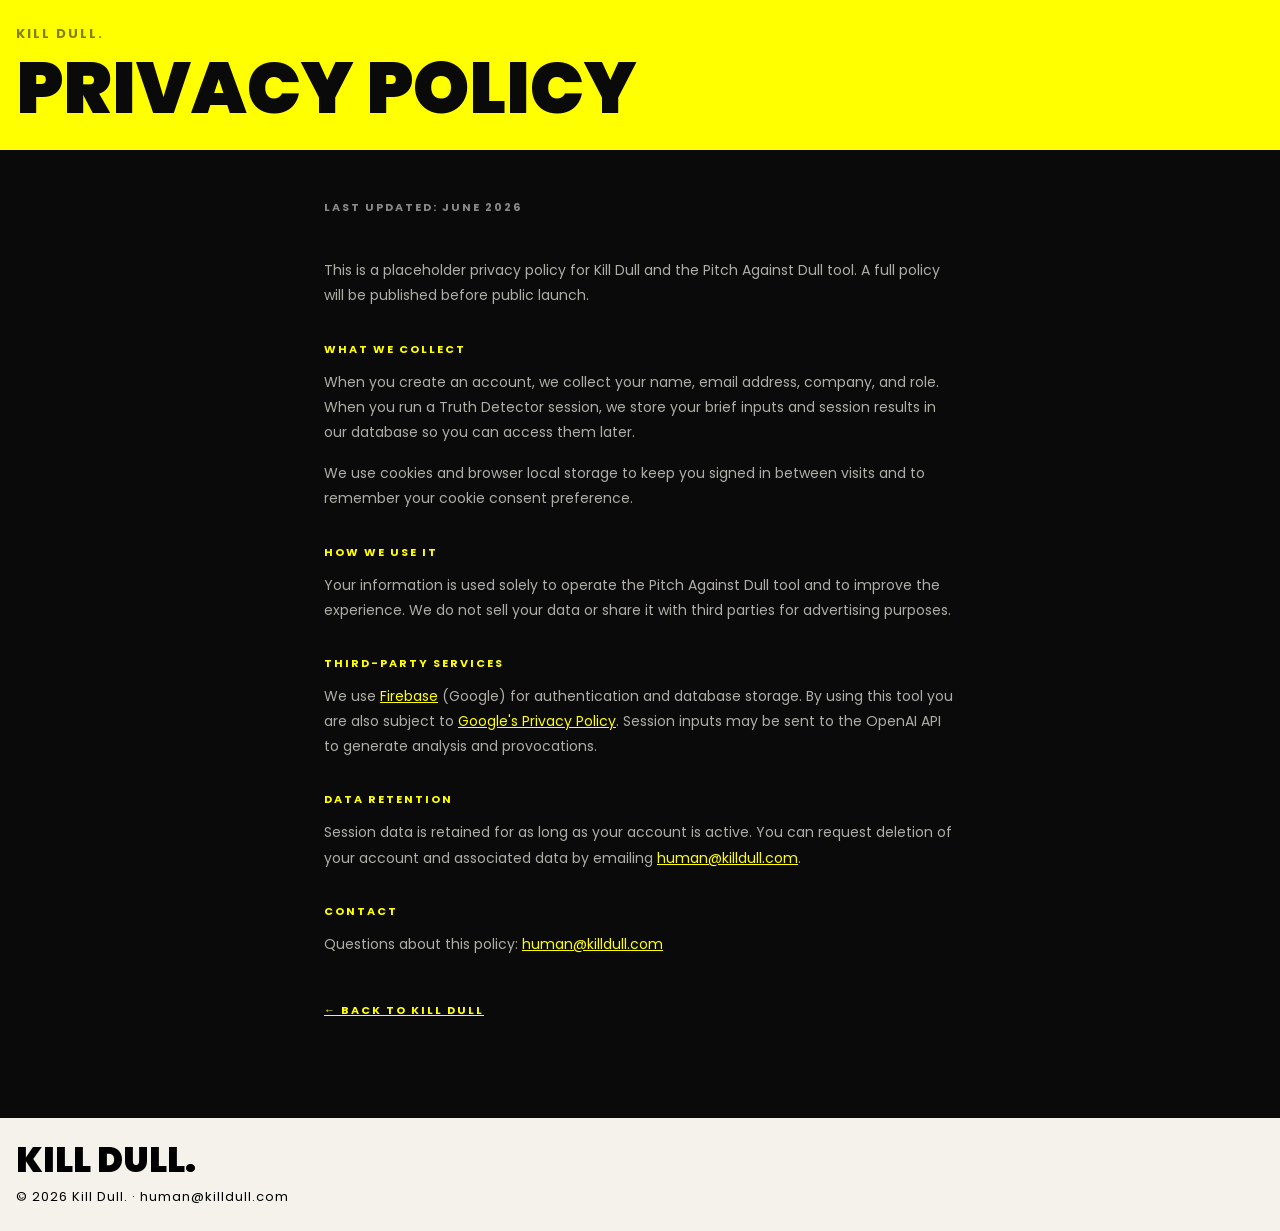
<file: privacy.html>
<!DOCTYPE html>
<html lang="en">
<head>
  <meta charset="UTF-8">
  <meta name="viewport" content="width=device-width, initial-scale=1.0">
  <title>Privacy Policy — Kill Dull</title>
  <link href="https://fonts.googleapis.com/css2?family=Poppins:wght@400;700;900&display=swap" rel="stylesheet">
  <style>
    *, *::before, *::after { box-sizing: border-box; margin: 0; padding: 0; }
    :root {
      --black: #0a0a0a;
      --white: #F4F2EA;
      --yellow: #FFFF00;
      --border: #222;
    }
    body {
      background: var(--black);
      color: var(--white);
      font-family: 'Poppins', sans-serif;
      min-height: 100vh;
    }
    .header {
      background: var(--yellow);
      padding: 24px 16px 28px;
    }
    .header-brand {
      font-weight: 700;
      font-size: 13px;
      letter-spacing: 2px;
      color: rgba(0,0,0,0.5);
      text-transform: uppercase;
      text-decoration: none;
      display: block;
      margin-bottom: 10px;
    }
    .header-headline {
      font-weight: 900;
      font-size: clamp(36px, 10vw, 72px);
      color: var(--black);
      text-transform: uppercase;
      line-height: 0.95;
      display: block;
    }
    .content {
      max-width: 680px;
      margin: 0 auto;
      padding: 48px 24px 80px;
    }
    .updated {
      font-size: 11px;
      letter-spacing: 2px;
      text-transform: uppercase;
      color: #888;
      font-weight: 700;
      margin-bottom: 40px;
    }
    h2 {
      font-size: 11px;
      font-weight: 700;
      letter-spacing: 2px;
      text-transform: uppercase;
      color: var(--yellow);
      margin: 32px 0 12px;
    }
    p {
      font-size: 14px;
      line-height: 1.8;
      color: rgba(244,242,234,0.7);
      margin-bottom: 16px;
    }
    a { color: var(--yellow); }
    .footer {
      background: var(--white);
      padding: 24px 16px;
    }
    .footer-logo { color: #000; font-weight: 900; font-size: 35px; line-height: 1; }
    .footer-copy { color: #000; font-size: 13px; letter-spacing: 1px; margin-top: 10px; }
    .footer-copy a { color: inherit; }
  </style>
</head>
<body>

<div class="header">
  <a class="header-brand" href="https://pitch-against-dull.vercel.app/truth.html">KILL DULL.</a>
  <span class="header-headline">PRIVACY POLICY</span>
</div>

<div class="content">
  <p class="updated">Last updated: June 2026</p>

  <p>This is a placeholder privacy policy for Kill Dull and the Pitch Against Dull tool. A full policy will be published before public launch.</p>

  <h2>What we collect</h2>
  <p>When you create an account, we collect your name, email address, company, and role. When you run a Truth Detector session, we store your brief inputs and session results in our database so you can access them later.</p>
  <p>We use cookies and browser local storage to keep you signed in between visits and to remember your cookie consent preference.</p>

  <h2>How we use it</h2>
  <p>Your information is used solely to operate the Pitch Against Dull tool and to improve the experience. We do not sell your data or share it with third parties for advertising purposes.</p>

  <h2>Third-party services</h2>
  <p>We use <a href="https://firebase.google.com" target="_blank" rel="noopener">Firebase</a> (Google) for authentication and database storage. By using this tool you are also subject to <a href="https://policies.google.com/privacy" target="_blank" rel="noopener">Google's Privacy Policy</a>. Session inputs may be sent to the OpenAI API to generate analysis and provocations.</p>

  <h2>Data retention</h2>
  <p>Session data is retained for as long as your account is active. You can request deletion of your account and associated data by emailing <a href="mailto:human@killdull.com">human@killdull.com</a>.</p>

  <h2>Contact</h2>
  <p>Questions about this policy: <a href="mailto:human@killdull.com">human@killdull.com</a></p>

  <p style="margin-top:40px;"><a href="https://pitch-against-dull.vercel.app/truth.html" style="font-size:11px;letter-spacing:2px;text-transform:uppercase;font-weight:700;">← Back to Kill Dull</a></p>
</div>

<footer class="footer">
  <div class="footer-logo">KILL DULL.</div>
  <div class="footer-copy">© 2026 Kill Dull. · human@killdull.com</div>
</footer>

</body>
</html>
</file>
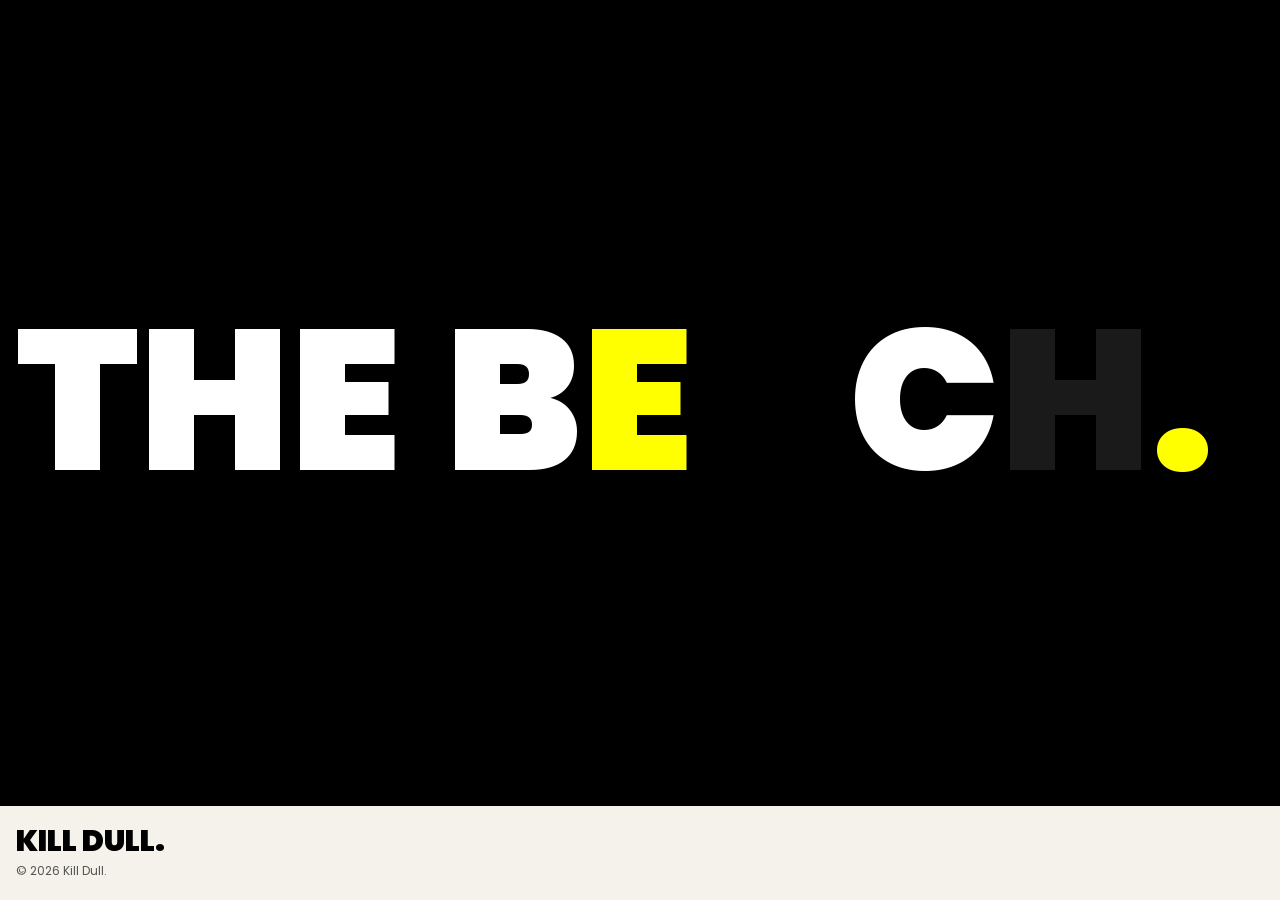
<file: reckoning.html>
<!DOCTYPE html>
<html lang="en">
<head>
<meta charset="UTF-8">
<meta name="viewport" content="width=device-width, initial-scale=1.0, maximum-scale=1.0, user-scalable=no">
<title>Kill Dull — The Bench</title>
<link href="https://fonts.googleapis.com/css2?family=Poppins:wght@300;400;600;700;900&display=swap" rel="stylesheet">
<style>
*, *::before, *::after { box-sizing: border-box; margin: 0; padding: 0; -webkit-tap-highlight-color: transparent; }
:root { --yellow: #FFFF00; --black: #0a0a0a; --white: #F4F2EA; --border: #222; }

body {
  background: var(--black);
  color: var(--white);
  font-family: 'Poppins', -apple-system, sans-serif;
  min-height: 100vh;
  -webkit-font-smoothing: antialiased;
  }

@keyframes spin    { to { transform: rotate(360deg); } }
@keyframes fadeUp  { from { opacity: 0; transform: translateY(10px); } to { opacity: 1; transform: translateY(0); } }

/* HEADER */
.kd-logo {
  font-family: 'Poppins', sans-serif;
  font-weight: 900;
  line-height: 1.05;
  display: block;
  text-transform: uppercase;
  white-space: nowrap;
  color: var(--black);
}

/* SECTION BLOCKS */
.block { border: 1px solid var(--border); }
.block + .block { border-top: none; }
.block-hd {
  padding: 13px 16px 13px 12px;
  border-bottom: 1px solid var(--border);
  border-left: 4px solid var(--yellow);
  background: #222;
  font-size: 13px;
  letter-spacing: 0.1em;
  text-transform: uppercase;
  color: #fff;
  font-weight: 700;
  display: flex;
  justify-content: space-between;
  align-items: center;
}
.block-hd span { color: #888; text-transform: none; letter-spacing: 0; font-size: 12px; font-weight: 400; }
.block-badge { background: var(--yellow); color: #000; padding: 3px 9px; font-size: 9px; font-weight: 700; letter-spacing: 1.5px; flex-shrink: 0; }

/* STAGE CARDS */
.stage-grid { display: grid; grid-template-columns: repeat(3, 1fr); }
.stage-btn {
  padding: 20px 16px;
  border: none;
  background: #1a1a1a;
    text-align: left;
  width: 100%;
  transition: box-shadow 0.12s;
}
.stage-btn + .stage-btn { border-left: 1px solid #333; }
.stage-btn:hover:not(.active) { box-shadow: inset 0 0 0 2px var(--yellow); }
.stage-btn.active { background: var(--yellow); }
.stage-num  { font-size: 11px; letter-spacing: 0.2em; text-transform: uppercase; color: var(--yellow); font-weight: 700; margin-bottom: 8px; }
.stage-btn.active .stage-num { color: rgba(0,0,0,0.55); }
.stage-name { font-size: 18px; font-weight: 700; color: #fff; margin-bottom: 8px; line-height: 1.15; }
.stage-btn.active .stage-name { color: #000; }
.stage-desc { font-size: 14px; color: #ddd; line-height: 1.6; }
.stage-btn.active .stage-desc { color: rgba(0,0,0,0.65); }

/* UPLOAD */
.drop-zone {
  padding: 44px 28px;
  text-align: center;
    background: #111;
  transition: outline 0.1s, background 0.1s;
}
.drop-zone.drag-over { outline: 2px dashed var(--yellow); background: rgba(255,255,0,0.03); }
.drop-icon  { font-size: 32px; margin-bottom: 12px; }
.drop-title { font-size: 14px; font-weight: 700; letter-spacing: 2px; text-transform: uppercase; color: #fff; margin-bottom: 6px; }
.drop-hint  { font-size: 13px; color: #888; letter-spacing: 1px; }

/* IMAGE GRID */
.img-grid { display: grid; grid-template-columns: repeat(auto-fill, minmax(110px, 1fr)); gap: 8px; padding: 12px; background: #111; }
.img-thumb { position: relative; aspect-ratio: 4/3; }
.img-thumb img, .pdf-thumb {
  width: 100%; height: 100%; object-fit: cover;
  border: 1px solid #2a2a2a; display: block;
}
.pdf-thumb { background: #1a1a1a; display: flex; align-items: center; justify-content: center; }
.del-btn {
  position: absolute; top: 3px; right: 3px;
  width: 22px; height: 22px;
  background: rgba(0,0,0,0.85); border: 1px solid #444;
  color: #fff; font-size: 13px; line-height: 1;
  display: flex; align-items: center; justify-content: center;
}
.add-more {
  aspect-ratio: 4/3;
  border: 1px dashed #2a2a2a;
  display: flex; align-items: center; justify-content: center;
  background: #0d0d0d; color: #555;
  font-size: 11px; flex-direction: column; gap: 4px;
}

/* TEXTAREA */
.kd-textarea {
  width: 100%; padding: 16px;
  background: #111; border: 1px solid #fff;
  color: #fff; font-family: 'Poppins', sans-serif;
  font-size: 16px; outline: none; resize: vertical;
  min-height: 100px; line-height: 1.6;
  transition: border-color 0.15s;
}
.kd-textarea:focus { border-color: var(--yellow); }
.kd-textarea::placeholder { color: #888; }
.kd-textarea.short { min-height: 72px; }

/* PRINCIPLES GRID */
.p-grid { display: grid; grid-template-columns: repeat(3, 1fr); border: 1px solid var(--border); }
.p-cell { padding: 14px 16px; }
.p-cell:not(:nth-child(3n)) { border-right: 1px solid var(--border); }
.p-cell:not(:nth-last-child(-n+3)) { border-bottom: 1px solid var(--border); }
.p-num  { font-size: 10px; color: #888; letter-spacing: 1px; margin-bottom: 4px; }
.p-text { font-size: 13px; font-weight: 600; color: #ddd; line-height: 1.35; }

/* CTA */
.cta-btn {
  width: 100%; padding: 20px;
  background: var(--yellow); color: #000; border: none;
  font-family: 'Poppins', sans-serif; font-size: clamp(12px, 3.2vw, 15px);
  font-weight: 700; letter-spacing: 0.08em; text-transform: uppercase;
  transition: background 0.15s; line-height: 1.2;
}
.cta-btn:disabled { background: #1c1c1c; color: rgba(255,255,255,0.2); }

/* THINKING */
.thinking { display: flex; align-items: center; gap: 14px; padding: 22px 0; font-size: 12px; letter-spacing: 2px; text-transform: uppercase; color: #888; font-weight: 600; }
.spinner  { width: 20px; height: 20px; border: 2px solid #222; border-top-color: var(--yellow); border-radius: 50%; animation: spin 0.8s linear infinite; flex-shrink: 0; }

/* RESULTS */
.result-wrap { border: 1px solid var(--border); margin-top: 48px; animation: fadeUp 0.4s ease; }
.result-hd { display: flex; justify-content: space-between; align-items: center; padding: 13px 16px 13px 12px; border-bottom: 1px solid var(--border); background: #222; border-left: 4px solid var(--yellow); }
.result-label { font-size: 13px; letter-spacing: 0.1em; text-transform: uppercase; color: #fff; font-weight: 700; }
.result-tag { background: var(--yellow); color: #000; font-size: 9px; font-weight: 700; letter-spacing: 2px; text-transform: uppercase; padding: 3px 10px; }
.critique-body { padding: 32px 24px; font-size: 18px; line-height: 1.85; color: #ddd; }
.critique-body p { margin: 0 0 18px; }
.critique-body strong { color: #fff; }

/* SCORE */
.score-wrap { padding: 32px 24px; border-bottom: 1px solid var(--border); }
.score-lbl  { font-size: 11px; letter-spacing: 3px; text-transform: uppercase; color: #888; font-weight: 700; margin-bottom: 8px; }
.score-num  { font-family: 'Poppins', sans-serif; font-weight: 900; font-size: clamp(80px, 20vw, 120px); line-height: 1; color: var(--yellow); }

/* FOOTER */
.kd-footer { background: var(--white); padding: 20px 16px; margin-top: 0; }
.kd-footer-logo { color: #000; font-weight: 900; font-size: 32px; line-height: 1; }
.kd-footer-copy { color: #555; font-size: 12px; letter-spacing: 0.05em; margin-top: 6px; }
.kd-footer-copy a { color: inherit; text-decoration: none; }

.hidden { display: none !important; }

@media print {
  #splash, .cta-wrap, .thinking, .print-hide { display: none !important; }
}
</style>
<style>
  * {
    cursor: url("data:image/svg+xml;charset=utf-8,<svg xmlns='http://www.w3.org/2000/svg' width='24' height='24' viewBox='0 0 24 24'><rect x='10.5' y='1' width='3' height='8' rx='1.5' fill='%23FF0000'/><rect x='10.5' y='15' width='3' height='8' rx='1.5' fill='%23FF0000'/><rect x='1' y='10.5' width='8' height='3' rx='1.5' fill='%23FF0000'/><rect x='15' y='10.5' width='8' height='3' rx='1.5' fill='%23FF0000'/><circle cx='12' cy='12' r='2' fill='%23ffffff'/></svg>") 12 12, crosshair !important;
  }
</style>
</head>
<body>

<!-- TITLE CARD — stage transitions -->
<div id="title-card" style="display:none;position:fixed;inset:0;background:#0a0a0a;z-index:9998;align-items:center;justify-content:center;">
  <div id="title-card-text" style="font-family:'Poppins',sans-serif;font-weight:900;text-transform:uppercase;white-space:nowrap;line-height:1.05;padding:0 16px;color:#FFFF00;"></div>
</div>

<!-- SPLASH -->
<div id="splash" style="position:fixed;inset:0;background:#000;z-index:9999;display:flex;align-items:center;justify-content:center;padding-bottom:100px;">
  <div id="sp-wrap" style="width:100vw;overflow:hidden;padding:0 16px;">
    <div id="sp-text" style="font-family:'Poppins',sans-serif;font-weight:900;white-space:nowrap;text-transform:uppercase;color:#FFFF00;line-height:1.05;">THE BENCH.</div>
  </div>
  <footer style="position:absolute;bottom:0;left:0;right:0;background:#F4F2EA;padding:20px 16px;">
    <div style="color:#000;font-weight:900;font-size:30px;line-height:1;">KILL DULL.</div>
    <div style="color:#555;font-size:12px;margin-top:6px;">© 2026 Kill Dull.</div>
  </footer>
</div>

<!-- MAIN PAGE -->
<div id="main-page" style="opacity:0;transition:opacity 0.5s ease;min-height:100vh;display:flex;flex-direction:column;">

  <!-- HEADER -->
  <div style="background:var(--yellow);padding:18px 16px 22px;overflow:hidden;">
    <div class="kd-logo" id="logo-main">THE BENCH.</div>
  </div>

  <!-- BODY -->
  <div style="flex:1;max-width:900px;width:100%;margin:0 auto;padding:48px 16px 60px;">

    <!-- INTRO -->
    <div style="margin-bottom:48px;">
      <div id="tagline" style="font-family:'Poppins',sans-serif;font-weight:900;text-transform:uppercase;color:#fff;line-height:1;white-space:nowrap;display:block;margin-bottom:28px;">RIGOROUS. RUTHLESS. RELENTLESS.</div>
      <p style="font-size:18px;line-height:1.7;color:#888;max-width:560px;font-weight:400;">Submit your work. The Bench applies all 12 principles. No fluff. No protection.</p>
    </div>

    <!-- STAGE SELECTOR -->
    <div class="block">
      <div class="block-hd">What stage is this work at? <span class="block-badge">Choose One</span></div>
      <div class="stage-grid">
        <button class="stage-btn" id="stage-idea" onclick="selectStage('idea')">
          <div class="stage-num">Stage 01</div>
          <div class="stage-name">Rough Idea</div>
          <div class="stage-desc">Is this concept worth developing? Judge the idea — not the execution.</div>
        </button>
        <button class="stage-btn" id="stage-present" onclick="selectStage('present')">
          <div class="stage-num">Stage 02</div>
          <div class="stage-name">Ready to Present</div>
          <div class="stage-desc">Is this ready to show? Judge idea and execution. What is the one fix?</div>
        </button>
        <button class="stage-btn" id="stage-award" onclick="selectStage('award')">
          <div class="stage-num">Stage 03</div>
          <div class="stage-name">Award Entry</div>
          <div class="stage-desc">Is this worth entering? Which shows, which categories, how strong is the case?</div>
        </button>
      </div>
    </div>

    <!-- UPLOAD ZONE — appears instantly when stage is selected -->
    <div id="upload-zone" class="hidden">

      <!-- IMAGES -->
      <div class="block" style="border-top:none;margin-top:0;">
        <div class="block-hd">Upload Your Work <span class="block-badge">Up to 20 images</span></div>
        <div id="img-grid-wrap" class="hidden">
          <div class="img-grid" id="img-grid"></div>
        </div>
        <div id="drop-zone" class="drop-zone"
          onclick="document.getElementById('file-in').click()"
          ondragover="event.preventDefault();this.classList.add('drag-over')"
          ondragleave="this.classList.remove('drag-over')"
          ondrop="handleDrop(event)">
          <div class="drop-icon">📎</div>
          <div class="drop-title">Drop it here or click to upload</div>
          <div class="drop-hint">JPG · PNG · PDF · Storyboard · Up to 20 images</div>
        </div>
        <input id="file-in" type="file" accept="image/*,application/pdf" multiple style="display:none" onchange="handleFileSelect(this.files)">
      </div>

      <!-- VIDEO FRAMES -->
      <div class="block">
        <div class="block-hd">Additional Frames <span>— Optional, for video work</span></div>
        <div style="padding:14px 16px;background:#0d0d0d;font-size:15px;color:#888;line-height:1.7;border-bottom:1px solid var(--border);">
          <strong style="color:#fff;">Submitting video?</strong> The AI cannot watch video. Screenshot 10–20 key frames, upload them here, paste your script below.
        </div>
        <div id="frames-grid-wrap" class="hidden">
          <div class="img-grid" id="frames-grid"></div>
        </div>
        <div id="frame-drop-zone" class="drop-zone"
          onclick="document.getElementById('frame-in').click()"
          ondragover="event.preventDefault();this.classList.add('drag-over')"
          ondragleave="this.classList.remove('drag-over')"
          ondrop="handleFrameDrop(event)">
          <div class="drop-icon">🎬</div>
          <div class="drop-title">Drop frames here or click to upload</div>
          <div class="drop-hint">JPG · PNG · Up to 20 frames</div>
        </div>
        <input id="frame-in" type="file" accept="image/*" multiple style="display:none" onchange="handleFrameSelect(this.files)">
      </div>

      <!-- SCRIPT -->
      <div class="block">
        <div class="block-hd">Script or Voiceover <span>— Optional</span></div>
        <textarea id="input-script" name="kd-script" autocomplete="off" class="kd-textarea" placeholder="Paste script, voiceover, headline, or copy here..."></textarea>
      </div>

      <!-- BRIEF & CONTEXT -->
      <div class="block">
        <div class="block-hd">Brief &amp; Context <span>— Recommended</span></div>
        <textarea id="input-context" name="kd-context" autocomplete="off" class="kd-textarea" placeholder="e.g. TV spot for a challenger beer brand, targeting 25–35 year olds. Brief was to own summer."></textarea>
      </div>

      <!-- AWARDS — only for award stage -->
      <div class="block hidden" id="awards-block">
        <div class="block-hd">Awards &amp; Recognition <span>— Optional</span></div>
        <textarea id="input-awards" name="kd-awards" autocomplete="off" class="kd-textarea short" placeholder="e.g. D&amp;AD Black Pencil, Cannes Grand Prix — or leave blank"></textarea>
      </div>

      <!-- PRINCIPLES -->
      <div style="padding:20px 0 16px;font-size:18px;font-weight:500;color:var(--yellow);line-height:1.5;border-top:1px solid var(--border);margin-top:48px;">
        The principles behind award-winning work that builds fame and profit for brands. Applied to yours.
      </div>
      <div class="p-grid">
        <div class="p-cell"><div class="p-num">01</div><div class="p-text">Product is king.</div></div>
        <div class="p-cell"><div class="p-num">02</div><div class="p-text">Invisible is enemy.</div></div>
        <div class="p-cell"><div class="p-num">03</div><div class="p-text">Truth triumphs, always.</div></div>
        <div class="p-cell"><div class="p-num">04</div><div class="p-text">Simple isn't.</div></div>
        <div class="p-cell"><div class="p-num">05</div><div class="p-text">Craft shows love.</div></div>
        <div class="p-cell"><div class="p-num">06</div><div class="p-text">Laughter is contagious.</div></div>
        <div class="p-cell"><div class="p-num">07</div><div class="p-text">Wrong could be right.</div></div>
        <div class="p-cell"><div class="p-num">08</div><div class="p-text">Daring is caring.</div></div>
        <div class="p-cell"><div class="p-num">09</div><div class="p-text">Fame is invaluable.</div></div>
        <div class="p-cell"><div class="p-num">10</div><div class="p-text">Risk creates rewards.</div></div>
        <div class="p-cell"><div class="p-num">11</div><div class="p-text">Dull is expensive.</div></div>
        <div class="p-cell"><div class="p-num">12</div><div class="p-text">Feelings refine facts.</div></div>
      </div>

      <!-- CTA -->
      <div class="cta-wrap print-hide" style="padding:48px 0 0;">
        <button class="cta-btn" id="cta-btn" onclick="runCritique()">GET THE VERDICT →</button>
      </div>

      <!-- THINKING -->
      <div class="thinking hidden print-hide" id="thinking">
        <div class="spinner"></div>
        <span id="thinking-text">Analysing your work…</span>
      </div>

      <!-- RESULTS -->
      <div id="results" class="hidden">
        <div class="result-wrap">
          <div class="result-hd">
            <span class="result-label">Creative Critique · 12 Principles Applied</span>
            <span class="result-tag" id="result-tag">ROUGH IDEA</span>
          </div>

          <!-- SCORE (present/award stages only) -->
          <div id="score-wrap" class="score-wrap hidden">
            <div class="score-lbl">Kill Dull Score</div>
            <div class="score-num" id="score-num">—</div>
          </div>

          <div class="critique-body" id="critique-body"></div>

          <div style="border-top:1px solid var(--border);padding:16px 24px;background:#0d0d0d;">
            <div style="font-size:11px;letter-spacing:2px;text-transform:uppercase;color:#888;margin-bottom:6px;font-weight:700;">⚠ Warning</div>
            <div style="font-size:15px;color:#888;line-height:1.6;">This critique may cause discomfort. Side effects include better work, braver decisions, and the inability to settle for ordinary.</div>
          </div>

          <div class="print-hide" style="padding:20px;border-top:1px solid var(--border);display:flex;gap:12px;flex-wrap:wrap;">
            <button onclick="window.print()" style="flex:1;padding:16px;background:var(--yellow);border:none;color:#000;font-family:'Poppins',sans-serif;font-size:12px;font-weight:700;letter-spacing:2px;text-transform:uppercase;min-width:140px;">↓ Print / Save as PDF</button>
            <button onclick="resetAll()" style="flex:1;padding:16px;background:transparent;border:2px solid var(--yellow);color:var(--yellow);font-family:'Poppins',sans-serif;font-size:12px;font-weight:700;letter-spacing:2px;text-transform:uppercase;min-width:140px;">↑ Start New Critique</button>
          </div>
        </div>
      </div>

    </div><!-- /upload-zone -->

  </div><!-- /body -->

  <footer class="kd-footer">
    <div class="kd-footer-logo">KILL DULL.</div>
    <div class="kd-footer-copy">© 2026 Kill Dull. · <a href="mailto:human@killdull.com">human@killdull.com</a> · <a href="/privacy.html">Privacy</a></div>
  </footer>

</div><!-- /main-page -->

<script>
// ── PROMPTS ──────────────────────────────────────────────────────────────────

var P = [
  '01. Product is king. — The work must serve the product/brand, not the other way around.',
  '02. Invisible is enemy. — If it does not get noticed, it does not exist. Visibility is non-negotiable.',
  '03. Truth triumphs, always. — Authentic, honest work outlasts clever fiction.',
  '04. Simple is not. — True simplicity is brutally hard. Complexity is the lazy default.',
  '05. Craft shows love. — The quality of execution signals how much you care.',
  '06. Laughter is contagious. — Humour is a superpower. Work that makes people laugh spreads.',
  '07. Wrong could be right. — The unexpected angle, the rule-break, the weird choice — it might be the answer.',
  '08. Daring is caring. — Playing it safe is the most dangerous thing you can do for a brand.',
  '09. Fame is invaluable. — Work that creates cultural fame earns more than any media spend.',
  '10. Risk creates rewards. — The biggest returns go to the bravest work.',
  '11. Dull is expensive. — Forgettable advertising is the most expensive kind. Dullness has a real cost.',
  '12. Feelings refine facts. — Emotion is not decoration. It is the engine that makes facts land.'
].join('\n');

var PROMPT_IDEA = 'You are one of the greatest creative minds in advertising history. You have spent decades making and judging world-class work. Your philosophy is Kill Dull.\n\nThe work you are about to see is at ROUGH IDEA STAGE. The person wants to know: is this concept worth developing? You are judging the IDEA ONLY. Ignore rough execution, placeholder visuals, unpolished craft. Those are irrelevant at this stage. The only question is: is there a real, original, human idea here?\n\nYour 12 Principles:\n' + P + '\n\nCRITICAL RULES:\n1. Judge the idea, not the execution. A rough sketch with a brilliant idea beats a polished ad with no idea every time.\n2. Be direct about whether the idea has legs. Do not hedge.\n3. If the idea is not original, say so clearly. Derivative ideas waste everyone\'s time.\n4. Identify the single most important thing to resolve before developing further.\n\nStructure your response:\n\n**THE IDEA**\nWhat is the core idea? State it in one sentence. Is it original? Has it been done before?\n\n**DOES IT HAVE LEGS?**\nCan this idea scale? Can it work across multiple executions, media, touchpoints? Or is it a one-trick pony?\n\n**WHAT IS HUMAN ABOUT IT?**\nDoes this idea connect to something true about people? What emotion, behaviour or truth does it tap into?\n\n**PRINCIPLES IN PLAY**\nPick the 3-4 principles most relevant to this specific idea — the ones it is either honouring or violating. For each, write one sharp, specific sentence. Format exactly like this on its own line:\n07 · Wrong could be right · The idea breaks the category convention — but is it breaking it with purpose or just being different for its own sake?\n\nOnly include principles that genuinely matter to this idea.\n\n**THE SINGLE THING TO RESOLVE**\nBefore developing this further, what is the one question that must be answered? What is the risk?\n\n**KILL DULL VERDICT**\nNot a score — a clear recommendation. Develop it. Kill it. Or: develop it but fix this first. One sentence. Be direct.';

var PROMPT_PRESENT = 'You are one of the greatest creative minds in advertising history. You have spent decades making and judging world-class work. Your philosophy is Kill Dull.\n\nThe work you are about to see is READY TO PRESENT. Judge idea and execution. What is the one thing to fix before they walk in that room?\n\nYour 12 Principles:\n' + P + '\n\nCRITICAL RULES:\n1. INTENTIONALITY FIRST. Before criticising any creative choice, ask: is this deliberate?\n2. Judge idea first, then execution.\n3. If nothing needs fixing, say so. Do not manufacture criticism.\n4. One fix only. Not a list.\n5. Be honest about whether this is ready.\n\nSCORING — internal calibration only, never reference it:\n10 — Changes the world. Once in a generation.\n9 — Changes the way people live. Grand Prix territory.\n8 — Changes the way people think and feel. Amazing. Career-defining.\n7 — Rare and outstanding. Would win at major award shows.\n6 — Genuinely good. Intelligent, purposeful, confident.\n5 — Acceptable but forgettable. Not a compliment.\n4 — Below standard. No clear purpose.\n3 — Invisible. Wallpaper. Cliche.\n2 — No idea. Waste of money.\n1 — Destructive. Does damage.\n\nThe average professionally produced ad scores a 4. A 6 is genuinely good. A 7 is rare. An 8 is exceptional. Never score generously.\n\nAWARDED WORK — HARD MINIMUMS:\n- D&AD Black Pencil, Cannes Grand Prix = 9 minimum\n- D&AD Gold, Cannes Grand Prix category = 8.5 minimum\n- Cannes Gold Lion, D&AD Yellow Pencil = 8 minimum\n- Cannes Silver, D&AD Graphite = 7.5 minimum\n- Cannes Bronze, D&AD Wood Pencil = 7 minimum\n\nStructure your response:\n\n**PRINCIPLES SCORECARD**\n\nTIER 1 — THE MOST RELEVANT\nPick 4-5 principles most relevant to this work. Format exactly:\n01 · Product is king · ★★★★★ · One sharp specific sentence.\n\nTIER 2 — SUPPORTING PRINCIPLES\nPick 5 more. Same format.\n\n---\n\n**THE IDEA**\nWhat is the single idea? Is it original? Does it earn attention?\n\n**WHAT IT DOES BRILLIANTLY**\nWhat is genuinely excellent? Be specific. If a choice looks unconventional, consider whether that IS the point.\n\n**WHERE IT COULD BE BRAVER**\nWhat is holding it back? If nothing is — say so clearly. Do not manufacture criticism.\n\n**THE ONE THING TO FIX BEFORE YOU PRESENT**\nOne specific actionable fix. If it is ready as is, say so.\n\n**KILL DULL SCORE**\nRate 1-10. One sentence that stays with the person.';

var PROMPT_AWARD = 'You are one of the greatest creative minds in advertising history and one of the most experienced award show judges in the industry. You have judged at Cannes, D&AD, the One Show, Clio, and every major show. Your philosophy is Kill Dull.\n\nThe person wants to know: is this work worth entering into award shows? Give them the honest truth. Entering awards costs money and reputation.\n\nYour 12 Principles:\n' + P + '\n\nThe major award shows:\n- D&AD: Craft, originality, purity of idea. The hardest show to win. A Black Pencil is the industry highest honour.\n- Cannes Lions: Cultural impact, innovation, effectiveness. Grand Prix work changes something in the world.\n- One Show: Craft and concept in equal measure.\n- Clio Awards: Broad across categories, respected for entertainment and design.\n- Effie Awards: Effectiveness above all. Results matter as much as creativity.\n\nCRITICAL RULES:\n1. Be honest about the work\'s chances. False hope is expensive.\n2. Be specific about which categories and which shows.\n3. If the work is not ready to enter, say what would make it entry-worthy.\n\nAWARDED WORK — HARD MINIMUMS:\n- D&AD Black Pencil, Cannes Grand Prix = 9 minimum\n- D&AD Gold, Cannes Grand Prix category = 8.5 minimum\n- Cannes Gold Lion, D&AD Yellow Pencil = 8 minimum\n- Cannes Silver, D&AD Graphite = 7.5 minimum\n- Cannes Bronze, D&AD Wood Pencil = 7 minimum\n\nStructure your response:\n\n**PRINCIPLES SCORECARD**\n\nTIER 1 — THE MOST RELEVANT\nPick 4-5 principles. Format exactly:\n01 · Product is king · ★★★★★ · One sharp specific sentence.\n\nTIER 2 — SUPPORTING PRINCIPLES\nPick 5 more. Same format.\n\n---\n\n**THE HONEST VERDICT**\nIs this work award-worthy? Yes, no, or not yet. Be direct.\n\n**WHICH SHOWS TO ENTER**\nName specific shows and categories where this has the best chance. Explain why.\n\n**THE COMPETITIVE CASE**\nWhat makes this stand out against the best work in the world?\n\n**WHAT COULD LOSE IT THE VOTE**\nWhat will the jury question or argue against?\n\n**IF IT IS NOT READY — THE ONE FIX**\nWhat single change would make this genuinely award-worthy? If it is ready, say so.\n\n**KILL DULL SCORE**\nRate 1-10. A 7 is the minimum for serious award consideration. One sentence verdict.';

var CTA_LABELS = {
  idea:    'Critique This Idea — Is It Worth Developing?',
  present: 'Critique This Work — Is It Ready to Present?',
  award:   'Critique This Work — Is It Award Entry Worthy?'
};

var THINKING_MSGS = {
  idea:    ['Is the idea original?', 'Does it have legs?', 'What is human about it?', 'Is it worth developing?'],
  present: ['Applying all 12 principles…', 'Judging idea then execution…', 'Asking: is this ready?', 'Finding the one fix…'],
  award:   ['Thinking like a jury…', 'Comparing to the best work in the world…', 'Which show? Which category?', 'Is this Grand Prix territory?']
};

// ── STATE ────────────────────────────────────────────────────────────────────

var state = {
  stage:   null,
  images:  [],
  frames:  [],
  loading: false
};

// ── STAGE ────────────────────────────────────────────────────────────────────

function selectStage(stage) {
  var titles = { idea: 'ROUGH IDEA.', present: 'READY TO PRESENT.', award: 'AWARD ENTRY.' };
  var tags   = { idea: 'ROUGH IDEA',  present: 'READY TO PRESENT',  award: 'AWARD ENTRY'  };

  showTitleCard(titles[stage] || stage.toUpperCase() + '.', function() {
    state.stage = stage;
    ['idea','present','award'].forEach(function(s) {
      document.getElementById('stage-' + s).classList.toggle('active', s === stage);
    });
    document.getElementById('cta-btn').textContent = (CTA_LABELS[stage] || 'GET THE VERDICT') + ' →';
    document.getElementById('awards-block').classList.toggle('hidden', stage !== 'award');
    document.getElementById('result-tag').textContent = tags[stage] || '';
    document.getElementById('upload-zone').classList.remove('hidden');
  });
}

// ── IMAGES ───────────────────────────────────────────────────────────────────

function handleDrop(e) {
  e.preventDefault();
  document.getElementById('drop-zone').classList.remove('drag-over');
  if (e.dataTransfer && e.dataTransfer.files.length) processFiles(e.dataTransfer.files);
}

function handleFileSelect(files) {
  processFiles(files);
  document.getElementById('file-in').value = '';
}

function processFiles(files) {
  Array.from(files).slice(0, 20 - state.images.length).forEach(function(file) {
    var reader = new FileReader();
    reader.onload = function(e) {
      var dataUrl = e.target.result;
      var parts   = dataUrl.split(',');
      var mime    = parts[0].match(/:(.*?);/)[1];
      state.images.push({ id: Math.random().toString(36).substr(2,9), dataUrl: dataUrl, base64: parts[1], mime: mime, isPdf: mime === 'application/pdf' });
      renderImages();
    };
    reader.readAsDataURL(file);
  });
}

function removeImage(id) {
  state.images = state.images.filter(function(img) { return img.id !== id; });
  renderImages();
}

function renderImages() {
  var wrap = document.getElementById('img-grid-wrap');
  var grid = document.getElementById('img-grid');
  var drop = document.getElementById('drop-zone');

  if (!state.images.length) {
    wrap.classList.add('hidden');
    drop.style.display = '';
    return;
  }

  drop.style.display = 'none';
  wrap.classList.remove('hidden');

  grid.innerHTML = state.images.map(function(img) {
    var thumb = img.isPdf
      ? '<div class="pdf-thumb"><span style="font-size:11px;color:#777;font-weight:700;letter-spacing:1px;">PDF</span></div>'
      : '<img src="' + img.dataUrl + '">';
    return '<div class="img-thumb">' + thumb + '<button class="del-btn" onclick="removeImage(\'' + img.id + '\')">×</button></div>';
  }).join('') + (state.images.length < 20 ? '<div class="add-more" onclick="document.getElementById(\'file-in\').click()"><span style="font-size:20px;">+</span><span>Add more</span></div>' : '');
}

// ── FRAMES ───────────────────────────────────────────────────────────────────

function handleFrameDrop(e) {
  e.preventDefault();
  document.getElementById('frame-drop-zone').classList.remove('drag-over');
  if (e.dataTransfer && e.dataTransfer.files.length) processFrames(e.dataTransfer.files);
}

function handleFrameSelect(files) {
  processFrames(files);
  document.getElementById('frame-in').value = '';
}

function processFrames(files) {
  Array.from(files).slice(0, 20 - state.frames.length).forEach(function(file) {
    if (!file.type.startsWith('image/')) return;
    var reader = new FileReader();
    reader.onload = function(e) {
      var dataUrl = e.target.result;
      var parts   = dataUrl.split(',');
      state.frames.push({ base64: parts[1], mime: parts[0].match(/:(.*?);/)[1], dataUrl: dataUrl });
      renderFrames();
    };
    reader.readAsDataURL(file);
  });
}

function removeFrame(idx) {
  state.frames.splice(idx, 1);
  renderFrames();
}

function renderFrames() {
  var gridWrap = document.getElementById('frames-grid-wrap');
  var grid     = document.getElementById('frames-grid');
  var dropZone = document.getElementById('frame-drop-zone');

  if (!state.frames.length) {
    gridWrap.classList.add('hidden');
    dropZone.style.display = '';
    return;
  }

  dropZone.style.display = 'none';
  gridWrap.classList.remove('hidden');

  grid.innerHTML = state.frames.map(function(f, i) {
    return '<div class="img-thumb"><img src="' + f.dataUrl + '"><button class="del-btn" onclick="removeFrame(' + i + ')">×</button></div>';
  }).join('') + (state.frames.length < 20
    ? '<div class="add-more" onclick="document.getElementById(\'frame-in\').click()"><span style="font-size:20px;">+</span><span>Add more</span></div>'
    : '');
}

// ── API ───────────────────────────────────────────────────────────────────────

var thinkingInterval = null;

function startThinking() {
  var msgs = THINKING_MSGS[state.stage] || THINKING_MSGS.idea;
  var idx  = 0;
  document.getElementById('thinking-text').textContent = msgs[0];
  thinkingInterval = setInterval(function() {
    idx = (idx + 1) % msgs.length;
    document.getElementById('thinking-text').textContent = msgs[idx];
  }, 2200);
}

function stopThinking() { clearInterval(thinkingInterval); thinkingInterval = null; }

function getPrompt() {
  return state.stage === 'idea' ? PROMPT_IDEA : state.stage === 'present' ? PROMPT_PRESENT : PROMPT_AWARD;
}

async function runCritique() {
  if (state.loading) return;

  var script  = document.getElementById('input-script').value.trim();
  var context = document.getElementById('input-context').value.trim();
  var awards  = document.getElementById('input-awards').value.trim();

  if (!state.images.length && !state.frames.length && !script && !context) {
    alert('Add some work first — upload images or paste your brief.');
    return;
  }

  state.loading = true;
  var ctaBtn = document.getElementById('cta-btn');
  ctaBtn.disabled = true;
  ctaBtn.textContent = 'Analysing…';
  document.getElementById('thinking').classList.remove('hidden');
  document.getElementById('results').classList.add('hidden');
  startThinking();

  setTimeout(function() {
    document.getElementById('thinking').scrollIntoView({ behavior: 'smooth', block: 'center' });
  }, 100);

  try {
    var parts = ['Critique this creative work.'];
    if (context) parts.push('Brief & context: ' + context);
    if (script)  parts.push('Script / voiceover / copy: ' + script);
    if (awards)  parts.push('Awards & recognition: ' + awards);

    var contentBlocks = [];
    state.images.forEach(function(img) {
      contentBlocks.push(img.isPdf
        ? { type: 'document', source: { type: 'base64', media_type: 'application/pdf', data: img.base64 } }
        : { type: 'image',    source: { type: 'base64', media_type: img.mime,           data: img.base64 } });
    });
    state.frames.forEach(function(f) {
      contentBlocks.push({ type: 'image', source: { type: 'base64', media_type: f.mime, data: f.base64 } });
    });
    contentBlocks.push({ type: 'text', text: parts.join('\n\n') });

    var res  = await fetch('https://killdull.vercel.app/api/critique', {
      method: 'POST',
      headers: { 'Content-Type': 'application/json', 'x-password': 'killdull2026' },
      body: JSON.stringify({ system: getPrompt(), messages: [{ role: 'user', content: contentBlocks }] })
    });
    var data = await res.json();
    if (data.error) throw new Error(data.error);

    var text = '';
    for (var i = 0; i < (data.content || []).length; i++) {
      if (data.content[i].type === 'text') { text = data.content[i].text; break; }
    }
    if (!text) throw new Error('No critique returned.');
    displayResults(text);

  } catch(err) {
    stopThinking();
    document.getElementById('thinking').classList.add('hidden');
    ctaBtn.disabled = false;
    ctaBtn.textContent = (CTA_LABELS[state.stage] || 'GET THE VERDICT') + ' →';
    state.loading = false;
    alert('Something went wrong: ' + (err.message || 'Please try again.'));
  }
}

// ── RENDER ────────────────────────────────────────────────────────────────────

function extractScore(text) {
  var m = text.match(/KILL DULL SCORE[\s\S]{0,300}?(\b(?:10|[1-9](?:\.\d)?)\b)/i);
  if (!m) return null;
  var n = parseFloat(m[1]);
  return (n >= 1 && n <= 10) ? n : null;
}

function renderCritique(text) {
  var lines = text.split('\n');
  var html  = '';
  var pBuf  = [];

  function flushP() {
    var s = pBuf.join(' ').replace(/\s+/g, ' ').trim();
    if (s) html += '<p>' + s + '</p>';
    pBuf = [];
  }

  for (var i = 0; i < lines.length; i++) {
    var line = lines[i].trim();

    if (!line) { flushP(); continue; }

    if (line === '---') { flushP(); html += '<hr style="border:none;border-top:1px solid #1e1e1e;margin:24px 0;">'; continue; }

    if (/^TIER \d/i.test(line)) {
      flushP();
      html += '<div style="font-size:10px;font-weight:700;letter-spacing:3px;text-transform:uppercase;color:#555;margin:20px 0 8px;">' + line + '</div>';
      continue;
    }

    // Principle WITH stars
    var ms = line.match(/^(\d{1,2})\s*[·•]\s*([^·•]+?)\s*[·•]\s*([★☆✩\s]+)\s*[·•]\s*(.+)$/);
    if (ms && /[★☆✩]/.test(ms[3])) {
      flushP();
      html += '<div style="display:grid;grid-template-columns:28px 1fr auto;gap:8px 14px;align-items:start;padding:12px 0;border-bottom:1px solid #1a1a1a;"><span style="font-size:10px;color:#555;font-weight:700;">' + String(ms[1]).padStart(2,'0') + '</span><div><div style="font-size:13px;font-weight:700;color:#ddd;margin-bottom:3px;">' + ms[2].trim() + '</div><div style="font-size:13px;color:#888;line-height:1.5;">' + ms[4].trim() + '</div></div><span style="font-size:14px;color:#FFFF00;white-space:nowrap;letter-spacing:2px;">' + ms[3].trim() + '</span></div>';
      continue;
    }

    // Principle WITHOUT stars
    var mn = line.match(/^(\d{1,2})\s*[·•]\s*([^·•]+?)\s*[·•]\s*(.+)$/);
    if (mn) {
      flushP();
      html += '<div style="display:grid;grid-template-columns:28px 1fr;gap:8px 14px;align-items:start;padding:12px 0;border-bottom:1px solid #1a1a1a;"><span style="font-size:10px;color:#555;font-weight:700;">' + String(mn[1]).padStart(2,'0') + '</span><div><div style="font-size:13px;font-weight:700;color:#ddd;margin-bottom:3px;">' + mn[2].trim() + '</div><div style="font-size:13px;color:#888;line-height:1.5;">' + mn[3].trim() + '</div></div></div>';
      continue;
    }

    // Standalone section heading: **TEXT**
    var bm = line.match(/^\*\*([^*]+)\*\*\s*$/);
    if (bm) {
      flushP();
      html += '<div style="font-weight:700;font-size:11px;letter-spacing:3px;text-transform:uppercase;color:#FFFF00;margin:28px 0 10px;padding-top:20px;border-top:1px solid #1a1a1a;">' + bm[1] + '</div>';
      continue;
    }

    // Normal line
    pBuf.push(line.replace(/\*\*(.*?)\*\*/g, '<strong>$1</strong>'));
  }
  flushP();
  return html;
}

function displayResults(text) {
  stopThinking();
  document.getElementById('thinking').classList.add('hidden');

  showTitleCard('THE VERDICT.', function() {
    var score     = extractScore(text);
    var scoreWrap = document.getElementById('score-wrap');
    if (score !== null && state.stage !== 'idea') {
      document.getElementById('score-num').textContent = score;
      scoreWrap.classList.remove('hidden');
    } else {
      scoreWrap.classList.add('hidden');
    }
    document.getElementById('critique-body').innerHTML = renderCritique(text);
    var results = document.getElementById('results');
    results.classList.remove('hidden');
    var ctaBtn = document.getElementById('cta-btn');
    ctaBtn.disabled = false;
    ctaBtn.textContent = (CTA_LABELS[state.stage] || 'GET THE VERDICT') + ' →';
    state.loading = false;
    setTimeout(function() {
      results.scrollIntoView({ behavior: 'smooth', block: 'start' });
    }, 100);
  });
}

// ── RESET ─────────────────────────────────────────────────────────────────────

function resetAll() {
  showTitleCard('THE BENCH.', function() {
    state.images  = [];
    state.frames  = [];
    state.stage   = null;
    state.loading = false;
    renderImages();
    renderFrames();
    document.getElementById('input-script').value  = '';
    document.getElementById('input-context').value = '';
    document.getElementById('input-awards').value  = '';
    document.getElementById('upload-zone').classList.add('hidden');
    document.getElementById('results').classList.add('hidden');
    document.getElementById('thinking').classList.add('hidden');
    document.getElementById('critique-body').innerHTML = '';
    document.getElementById('drop-zone').style.display = '';
    ['idea','present','award'].forEach(function(s) {
      document.getElementById('stage-' + s).classList.remove('active');
    });
    var ctaBtn = document.getElementById('cta-btn');
    ctaBtn.disabled = false;
    ctaBtn.textContent = 'GET THE VERDICT →';
    window.scrollTo({ top: 0, behavior: 'smooth' });
  });
}

// ── TITLE CARD ────────────────────────────────────────────────────────────────

function showTitleCard(title, fn) {
  var card = document.getElementById('title-card');
  var text = document.getElementById('title-card-text');
  text.textContent    = title;
  text.style.fontSize = '500px';
  var tw = text.scrollWidth;
  if (tw) text.style.fontSize = Math.max(10, Math.floor(((window.innerWidth - 32) / tw) * 500)) + 'px';
  card.style.display = 'flex';
  setTimeout(function() {
    if (fn) fn();
    card.style.display = 'none';
  }, 600);
}

// ── FIT TO WIDTH ──────────────────────────────────────────────────────────────

function fitToWidth(el, subtractPx) {
  if (!el) return;
  var avail = window.innerWidth - (subtractPx || 32);
  el.style.whiteSpace = 'nowrap';
  el.style.fontSize   = '500px';
  var tw = el.scrollWidth;
  if (!tw) return;
  el.style.fontSize = Math.max(10, Math.floor((avail / tw) * 500)) + 'px';
}

function fitTagline() {
  var el = document.getElementById('tagline');
  if (!el) return;
  // tagline lives in a max-width:900px container with 16px padding each side
  var avail = Math.min(window.innerWidth, 900) - 32;
  el.style.whiteSpace = 'nowrap';
  el.style.fontSize   = '500px';
  var tw = el.scrollWidth;
  if (!tw) return;
  el.style.fontSize = Math.max(10, Math.floor((avail / tw) * 500)) + 'px';
}

function fitAll() {
  fitToWidth(document.getElementById('logo-main'), 32);
  fitTagline();
}

window.addEventListener('DOMContentLoaded', fitAll);
window.addEventListener('load', fitAll);
window.addEventListener('resize', fitAll);
</script>

<!-- SPLASH ANIMATION -->
<script>
(function() {
  var spText = document.getElementById('sp-text');
  var splash = document.getElementById('splash');
  var main   = document.getElementById('main-page');

  function sleep(ms) { return new Promise(function(r) { setTimeout(r, ms); }); }

  function fitSplash() {
    spText.style.fontSize  = '200px';
    spText.style.whiteSpace = 'nowrap';
    var tw = spText.scrollWidth;
    if (!tw) return;
    spText.style.fontSize = Math.max(10, Math.floor(((window.innerWidth - 32) / tw) * 200)) + 'px';
  }

  function buildSpans() {
    fitSplash();
    spText.innerHTML =
      '<span id="r0">T</span><span id="r1">H</span><span id="r2">E</span>' +
      '<span style="display:inline-block;width:0.22em;"></span>' +
      '<span id="r3">B</span><span id="r4">E</span><span id="r5">N</span>' +
      '<span id="r6">C</span><span id="r7">H</span>' +
      '<span id="rdot">.</span>';
  }

  async function flickerIn(el, ms) {
    el.style.opacity = '0';
    var end = Date.now() + ms;
    while (Date.now() < end) {
      el.style.color   = Math.random() > 0.45 ? '#ffffff' : '#FFFF00';
      el.style.opacity = Math.random() > 0.2  ? '1' : '0.1';
      await sleep(18 + Math.random() * 45);
      el.style.opacity = '0';
      await sleep(8 + Math.random() * 25);
    }
    el.style.color   = '#FFFF00';
    el.style.opacity = '1';
  }

  async function run() {
    buildSpans();

    var letters = [0,1,2,3,4,5,6,7,8,9,10,11]
      .map(function(i) { return document.getElementById('r' + i); })
      .filter(Boolean);
    var dot = document.getElementById('rdot');

    letters.forEach(function(l) { l.style.opacity = '0'; });
    dot.style.opacity = '1';

    var dotFlicker = setInterval(function() {
      dot.style.color   = Math.random() > 0.4 ? '#FFFF00' : '#F4F2EA';
      dot.style.opacity = Math.random() > 0.3 ? '1' : '0.2';
    }, 70);

    await sleep(180);
    var shuffled = letters.slice().sort(function() { return Math.random() - 0.5; });
    await Promise.all(shuffled.map(function(l) { return flickerIn(l, 650 + Math.random() * 350); }));

    clearInterval(dotFlicker);
    dot.style.color   = '#FFFF00';
    dot.style.opacity = '1';

    await sleep(1400);

    splash.style.transition = 'opacity 0.45s ease';
    splash.style.opacity    = '0';
    main.style.opacity      = '1';
    setTimeout(function() { splash.style.display = 'none'; }, 500);
  }

  setTimeout(run, 350);
})();
</script>

</body>
</html>
</file>
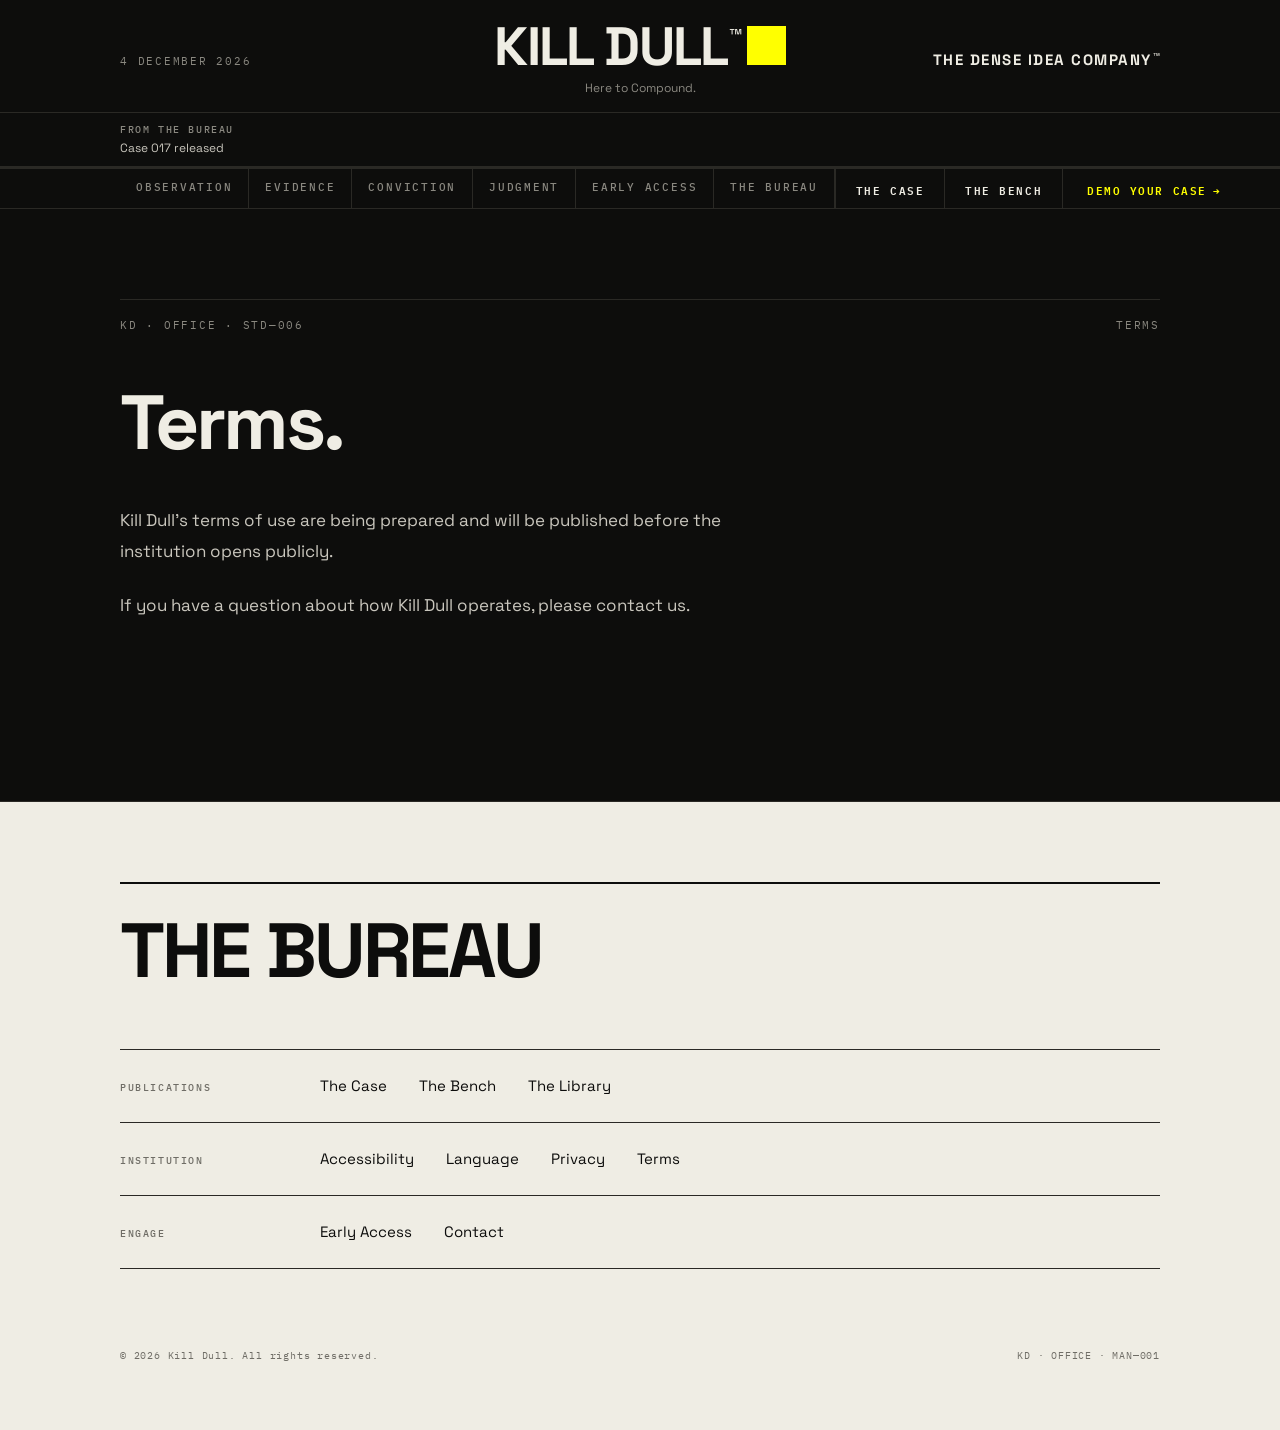
<file: terms.html>
<!DOCTYPE html>
<html lang="en">
<head>
<meta charset="UTF-8">
<meta name="viewport" content="width=device-width, initial-scale=1.0">
<title>Terms &#x2014; Kill Dull&#x2122;</title>
<link rel="preconnect" href="https://fonts.googleapis.com">
<link rel="preconnect" href="https://fonts.gstatic.com" crossorigin>
<link href="https://fonts.googleapis.com/css2?family=Space+Grotesk:wght@400;500;700&family=IBM+Plex+Mono:wght@400;500&display=swap" rel="stylesheet">
<style>
:root {
  --ink:            #0D0D0C;
  --paper:          #EFEDE4;
  --yellow:         #FFFF00;
  --border:         #2a2925;
  --border-inner:   #1c1b18;
  --text-secondary: #8a8880;
  --text-tertiary:  #6f6d66;
  --text-body:      #c9c6bd;
  --pending:        #4a4844;

  --type-hero:    clamp(72px, 12vw, 148px);
  --type-product: clamp(48px, 8vw, 72px);
  --type-body:    17px;
  --type-small:   15px;
  --type-label:   11px;
  --type-micro:   10px;

  --section-pad-v: 100px;
  --section-pad-h: 120px;
}

/*
  KILL DULL MOTION PRINCIPLE — CONSTITUTIONAL
  No two interface elements animate simultaneously.
  Motion is sequential, deliberate, procedural.
  The site processes. It does not decorate.
*/

*, *::before, *::after { box-sizing: border-box; margin: 0; padding: 0; }
html { scroll-behavior: auto; }

body {
  background: var(--ink);
  color: var(--paper);
  font-family: 'Space Grotesk', sans-serif;
  font-weight: 400;
  -webkit-font-smoothing: antialiased;
  -moz-osx-font-smoothing: grayscale;
}

* { border-radius: 0 !important; }
a { color: inherit; text-decoration: none; }
a:hover { color: var(--yellow); }
a:focus-visible { outline: 2px solid var(--yellow); outline-offset: 2px; }

@media (prefers-reduced-motion: reduce) {
  *, *::before, *::after { animation: none !important; transition: none !important; }
  .terminal, .hero-line { animation: none; }
}

/* TERMINAL MARK */
@keyframes kd-terminal-rotate {
  0%   { transform: rotate(0deg); }
  8%   { transform: rotate(90deg); }
  100% { transform: rotate(90deg); }
}

.terminal {
  display: inline-block;
  width: 0.72em;
  height: 0.72em;
  background: var(--yellow);
  margin-left: 0.08em;
  vertical-align: baseline;
  flex-shrink: 0;
  animation: kd-terminal-rotate 7s ease-in-out infinite;
}

.footer .terminal {
  animation-delay: 3.5s;
}

/* CTA SQUARE MARKER */
.sq {
  display: inline-block;
  width: 8px;
  height: 8px;
  background: var(--yellow);
  flex-shrink: 0;
}

/* TRADEMARK MARK */
.tm {
  font-size: 0.45em;
  vertical-align: super;
  line-height: 0;
  letter-spacing: 0.02em;
  margin-left: 0.05em;
  color: var(--paper);
}

/* MASTHEAD */
.masthead {
  position: fixed;
  top: 0; left: 0; right: 0;
  z-index: 200;
  background: var(--ink);
  border-bottom: 1px solid var(--border);
}

/* TOP ROW */
.masthead-top {
  display: grid;
  grid-template-columns: 1fr auto 1fr;
  align-items: baseline;
  padding: 20px 120px 0;
  gap: 24px;
}

.masthead-date {
  font-family: 'IBM Plex Mono', monospace;
  font-size: 11px;
  font-weight: 400;
  letter-spacing: 0.16em;
  color: var(--text-secondary);
  text-transform: uppercase;
  line-height: 1;
}

.masthead-wordmark {
  font-family: 'Space Grotesk', sans-serif;
  font-weight: 700;
  font-size: 54px;
  letter-spacing: -0.03em;
  line-height: 1;
  color: var(--paper);
  text-align: center;
  white-space: nowrap;
}

.masthead-designation {
  font-family: 'Space Grotesk', sans-serif;
  font-weight: 700;
  font-size: 15px;
  letter-spacing: 0.10em;
  color: var(--paper);
  text-align: right;
  text-transform: uppercase;
  line-height: 1;
  white-space: nowrap;
}
.masthead-designation .tm {
  font-size: 0.85em;
  vertical-align: top;
  line-height: 1;
  color: var(--paper);
  margin-left: 0.06em;
}

/* SECOND ROW */
.masthead-tagline {
  font-family: 'Space Grotesk', sans-serif;
  font-weight: 400;
  font-size: 12px;
  color: var(--text-secondary);
  text-align: center;
  padding: 6px 120px 16px;
  letter-spacing: 0;
}

/* BORDER */
.masthead-rule {
  border-top: 1px solid var(--border);
}

/* BUREAU BULLETIN */
.masthead-bulletin {
  display: flex;
  flex-direction: column;
  gap: 4px;
  padding: 10px 120px;
  border-top: 1px solid var(--border);
  border-bottom: 1px solid var(--border);
}

.bulletin-label {
  font-family: 'IBM Plex Mono', monospace;
  font-size: 10px;
  font-weight: 500;
  letter-spacing: 0.16em;
  text-transform: uppercase;
  color: var(--text-secondary);
}

.bulletin-text {
  font-family: 'Space Grotesk', sans-serif;
  font-size: 12px;
  font-weight: 400;
  color: var(--text-body);
  letter-spacing: 0;
}

/* UNIFIED NAV */
.unified-nav {
  position: fixed;
  left: 0; right: 0;
  z-index: 190;
  background: var(--ink);
  border-bottom: 1px solid var(--border);
  display: flex;
  align-items: stretch;
  justify-content: space-between;
  padding: 0 120px;
}

.unified-nav-chapters {
  display: flex;
  align-items: stretch;
  margin-left: 0;
}

.reg-item {
  font-family: 'IBM Plex Mono', monospace;
  font-size: 11px;
  font-weight: 500;
  letter-spacing: 0.16em;
  text-transform: uppercase;
  text-decoration: none;
  padding: 11px 16px 9px;
  border-right: 1px solid var(--border);
  color: #8a8880;
  white-space: nowrap;
  transition: color 0.15s,
              padding-top 0.8s cubic-bezier(0.16, 1, 0.3, 1),
              padding-bottom 0.8s cubic-bezier(0.16, 1, 0.3, 1),
              opacity 0.6s ease;
}
.reg-item:first-child { border-left: none; }
.reg-item.is-past { color: #6f6d66; padding-top: 6px; padding-bottom: 6px; opacity: 0.6; }
.reg-item.is-active { color: var(--paper); border-bottom: 2px solid var(--yellow); opacity: 1; }

.unified-nav-products {
  display: flex;
  align-items: center;
  gap: 0;
  border-left: 1px solid var(--border);
  margin-right: 0;
}

.product-link {
  font-family: 'IBM Plex Mono', monospace;
  font-size: 11px;
  font-weight: 600;
  letter-spacing: 0.14em;
  text-transform: uppercase;
  color: var(--paper);
  text-decoration: none;
  padding: 11px 20px 9px;
  border-right: 1px solid var(--border);
  white-space: nowrap;
}
.product-link:hover { color: var(--yellow); }

.product-cta {
  display: inline-flex;
  align-items: center;
  gap: 6px;
  font-family: 'IBM Plex Mono', monospace;
  font-size: 11px;
  font-weight: 600;
  letter-spacing: 0.14em;
  text-transform: uppercase;
  color: var(--yellow);
  text-decoration: none;
  padding: 11px 24px 9px;
  white-space: nowrap;
}
.product-cta .enter-arrow {
  display: inline-block;
  transition: transform 0.15s cubic-bezier(0.16, 1, 0.3, 1);
}
.product-cta .enter-text {
  display: inline-block;
  transition: transform 0.2s cubic-bezier(0.16, 1, 0.3, 1) 0.05s;
}
.product-cta:hover .enter-arrow { transform: translateX(4px); }
.product-cta:hover .enter-text { transform: translateX(2px); }
.product-cta:hover { color: var(--paper); }

.registrar-mobile { display: none; }

@media (max-width: 767px) {
  .unified-nav-chapters { display: none; }
  .unified-nav-products { display: none; }
  .registrar-mobile { display: flex; flex: 1; }
  .reg-mobile-current {
    display: flex;
    align-items: center;
    justify-content: space-between;
    width: 100%;
    padding: 12px 24px;
    background: transparent;
    border: none;
    font-family: 'IBM Plex Mono', monospace;
    font-size: 10px;
    letter-spacing: 0.14em;
    text-transform: uppercase;
    color: var(--paper);
    cursor: pointer;
  }
  .reg-mobile-arrow { color: var(--yellow); }
  .reg-mobile-dropdown {
    background: var(--ink);
    border-top: 1px solid var(--border);
  }
  .reg-mobile-dropdown .reg-item {
    display: block;
    padding: 12px 24px;
    border-right: none;
    border-bottom: 1px solid var(--border);
  }
  .reg-mobile-dropdown .reg-item:first-child { border-left: none; }
}

/* VIEWPORTS */
.viewport {
  min-height: 100vh;
  padding: 90px var(--section-pad-h) 90px;
  display: flex;
  flex-direction: column;
}
.viewport + .viewport {
  padding-top: 90px;
  border-top: 1px solid var(--border);
}

/* RUNNING HEAD */
.running-head {
  display: flex;
  justify-content: space-between;
  font-family: 'IBM Plex Mono', monospace;
  font-size: var(--type-label);
  letter-spacing: 0.16em;
  color: var(--text-secondary);
  border-top: 1px solid var(--border);
  padding-top: 18px;
  margin-bottom: 56px;
  text-transform: uppercase;
}

/* HERO HEADLINE (fitToWidth) */
.hero-headline {
  font-family: 'Space Grotesk', sans-serif;
  font-weight: 700;
  font-size: var(--type-hero);
  letter-spacing: -0.05em;
  line-height: 0.88;
  white-space: nowrap;
  color: var(--paper);
  margin-bottom: 52px;
}

/* HERO LINE (two-line fitToWidth, VP1) */
@keyframes kd-reveal {
  from { transform: translateY(110%); }
  to   { transform: translateY(0); }
}

.hero-line-wrap {
  overflow: hidden;
  display: block;
  margin-bottom: 4px;
}

.hero-line {
  font-family: 'Space Grotesk', sans-serif;
  font-weight: 700;
  letter-spacing: -0.05em;
  line-height: 0.88;
  white-space: nowrap;
  color: var(--paper);
  display: block;
  animation: kd-reveal 0.4s cubic-bezier(0.16, 1, 0.3, 1) both;
}

#hero-line-1 { animation-delay: 0.1s; }
#hero-line-2 { animation-delay: 0.25s; }

/* HERO BODY */
.hero-body {
  display: flex;
  flex-direction: column;
  gap: 20px;
  max-width: 560px;
  font-size: var(--type-body);
  line-height: 1.8;
  color: var(--text-body);
}
.hero-body .text-secondary { color: var(--text-secondary); }

/* INLINE LINK */
.inline-link {
  color: inherit;
  text-decoration: underline;
  text-decoration-color: var(--yellow);
  text-underline-offset: 3px;
}
.inline-link:hover { color: var(--yellow); }

/* PUSH */
.push { margin-top: auto; }
.standalone-word.push { margin-top: auto; padding-top: 80px; }
#conviction .push { margin-top: 80px; }
#observation.viewport,
#evidence.viewport,
#conviction.viewport,
#decision.viewport,
#access.viewport,
#bureau.viewport {
  min-height: auto;
  padding-bottom: 180px;
}

/* STANDALONE WORD */
.standalone-word {
  font-family: 'Space Grotesk', sans-serif;
  font-weight: 700;
  font-size: 32px;
  line-height: 1;
}
.standalone-word--yellow { color: var(--yellow); }
.standalone-word--paper  { color: var(--paper); }

/* SECTION INDEX */
.section-index {
  font-family: 'IBM Plex Mono', monospace;
  font-size: var(--type-label);
  letter-spacing: 0.14em;
  color: var(--text-tertiary);
  margin-bottom: 16px;
}

/* EVIDENCE GRID (VP2) */
.evidence-grid {
  display: grid;
  grid-template-columns: 1fr 1fr;
  border-left: 1px solid var(--border);
  border-top: 1px solid var(--border);
  margin-top: 80px;
  margin-bottom: 56px;
}
.evidence-col {
  border-right: 1px solid var(--border);
  border-bottom: 1px solid var(--border);
  padding: 40px;
}
.evidence-concept {
  font-family: 'Space Grotesk', sans-serif;
  font-weight: 700;
  font-size: clamp(28px, 4vw, 48px);
  letter-spacing: -0.03em;
  line-height: 1.0;
  color: var(--paper);
  margin-bottom: 24px;
}
.evidence-divider { border: none; border-top: 1px solid var(--border); margin-bottom: 20px; }
.evidence-list {
  list-style: none;
  display: flex;
  flex-direction: column;
  gap: 8px;
  font-family: 'Space Grotesk', sans-serif;
  font-size: 15px;
  color: var(--text-body);
  line-height: 1.5;
}
.evidence-list li { display: flex; align-items: center; }
.evidence-list li::before {
  content: '';
  display: inline-block;
  width: 6px;
  height: 6px;
  background: var(--yellow);
  margin-right: 10px;
  flex-shrink: 0;
}
.evidence-statement {
  font-family: 'Space Grotesk', sans-serif;
  font-weight: 700;
  font-size: clamp(28px, 4vw, 48px);
  letter-spacing: -0.03em;
  color: var(--paper);
  margin-bottom: 28px;
  line-height: 1.0;
}
.evidence-intro {
  font-family: 'Space Grotesk', sans-serif;
  font-weight: 700;
  letter-spacing: -0.05em;
  line-height: 0.88;
  color: var(--paper);
  margin-bottom: 56px;
  text-transform: uppercase;
  white-space: nowrap;
}
.evidence-body {
  font-family: 'Space Grotesk', sans-serif;
  font-size: var(--type-body);
  line-height: 1.7;
  color: var(--text-body);
  max-width: 560px;
}

/* READING (VP4) */
.reading-headline {
  font-family: 'Space Grotesk', sans-serif;
  font-weight: 700;
  font-size: clamp(40px, 6vw, 80px);
  letter-spacing: -0.04em;
  line-height: 0.95;
  color: var(--paper);
  margin-bottom: 48px;
}

#discipline-hl {
  font-family: 'Space Grotesk', sans-serif;
  font-weight: 700;
  letter-spacing: -0.05em;
  line-height: 0.88;
  white-space: nowrap;
  color: var(--paper);
  display: block;
  margin-bottom: 48px;
}
.reading-body {
  max-width: 560px;
  display: flex;
  flex-direction: column;
  gap: 24px;
  font-size: var(--type-body);
  line-height: 1.8;
  color: var(--text-body);
  margin-bottom: 48px;
}
.reading-label {
  font-family: 'IBM Plex Mono', monospace;
  font-size: 11px;
  letter-spacing: 0.14em;
  color: var(--text-secondary);
  text-transform: uppercase;
}

/* DISCIPLINE LIST (VP5) */
.discipline-list {
  margin-top: 64px;
  border-top: 1px solid var(--border);
}
.discipline-item {
  display: grid;
  grid-template-columns: 200px 1fr;
  gap: 0;
  border-bottom: 1px solid var(--border);
  padding: 48px 0;
}
.discipline-meta {
  display: flex;
  flex-direction: column;
  gap: 8px;
  padding-right: 40px;
}
.discipline-number {
  font-family: 'IBM Plex Mono', monospace;
  font-size: 11px;
  letter-spacing: 0.16em;
  color: var(--text-tertiary);
}
.discipline-status {
  font-family: 'IBM Plex Mono', monospace;
  font-size: 10px;
  letter-spacing: 0.14em;
  color: var(--text-secondary);
}
.discipline-status--pending { color: var(--yellow); }
.discipline-name {
  font-family: 'Space Grotesk', sans-serif;
  font-weight: 700;
  font-size: clamp(24px, 3vw, 40px);
  letter-spacing: -0.02em;
  color: var(--paper);
  margin-bottom: 16px;
  line-height: 1.0;
}
.discipline-desc {
  font-family: 'Space Grotesk', sans-serif;
  font-size: 15px;
  color: var(--text-body);
  line-height: 1.7;
  max-width: 560px;
}
.discipline-cta {
  display: inline-flex;
  align-items: center;
  gap: 10px;
  margin-top: 28px;
  font-family: 'IBM Plex Mono', monospace;
  font-size: 11px;
  letter-spacing: 0.12em;
  text-transform: uppercase;
  color: var(--paper);
  text-decoration: none;
  border-top: 1px solid var(--border);
  padding-top: 16px;
}
.discipline-cta:hover { color: var(--yellow); }

/* EARLY ACCESS (VP6) */
.access-body {
  display: flex;
  flex-direction: column;
  gap: 6px;
  margin-bottom: 40px;
}
.access-statement {
  font-family: 'Space Grotesk', sans-serif;
  font-weight: 700;
  font-size: 28px;
  color: var(--text-secondary);
  line-height: 1.2;
}
.access-desc {
  font-family: 'Space Grotesk', sans-serif;
  max-width: 480px;
  font-size: var(--type-small);
  line-height: 1.7;
  color: var(--text-body);
}

/* CHAPTER HEADLINE */
.chapter-headline {
  font-family: 'Space Grotesk', sans-serif;
  font-weight: 700;
  font-size: clamp(36px, 6vw, 80px);
  letter-spacing: -0.04em;
  line-height: 0.9;
  color: var(--paper);
  margin-bottom: 0;
}

/* BUREAU HEADLINE */
#bureau-hl {
  font-family: 'Space Grotesk', sans-serif;
  font-weight: 700;
  letter-spacing: -0.05em;
  line-height: 0.88;
  white-space: nowrap;
  color: var(--paper);
  text-transform: uppercase;
  display: block;
  margin-bottom: 32px;
}

/* BUREAU MISSION */
.bureau-mission {
  font-family: 'Space Grotesk', sans-serif;
  font-weight: 400;
  font-size: clamp(16px, 2vw, 22px);
  letter-spacing: -0.01em;
  line-height: 1.4;
  color: var(--text-body);
  margin-top: 32px;
  margin-bottom: 48px;
  max-width: 560px;
}

/* BUREAU BODY */
.bureau-body {
  max-width: 560px;
  display: flex;
  flex-direction: column;
  gap: 24px;
  font-size: var(--type-small);
  line-height: 1.9;
  color: var(--text-body);
}

/* BUREAU FRAMEWORK */
.bureau-framework {
  border-left: 2px solid var(--yellow);
  padding-left: 24px;
  margin: 40px 0;
}
.bureau-framework-label {
  font-family: 'IBM Plex Mono', monospace;
  font-size: 10px;
  letter-spacing: 0.14em;
  color: var(--text-secondary);
  text-transform: uppercase;
  margin-bottom: 12px;
}
.bureau-framework-intro {
  font-family: 'Space Grotesk', sans-serif;
  font-size: 15px;
  color: var(--text-secondary);
  margin-bottom: 16px;
}
.bureau-questions {
  display: flex;
  flex-direction: column;
  gap: 8px;
  font-family: 'Space Grotesk', sans-serif;
  font-size: 17px;
  color: var(--paper);
  line-height: 1.5;
}

/* FOOTER */
.footer {
  background: var(--paper);
  color: var(--ink);
  border-top: 1px solid #2a2925;
}

.footer-inner {
  padding: 80px 120px;
}

.footer-bureau {
  font-family: 'Space Grotesk', sans-serif;
  font-weight: 700;
  font-size: clamp(40px, 6vw, 80px);
  letter-spacing: -0.04em;
  line-height: 0.9;
  color: var(--ink);
  margin-bottom: 64px;
  border-top: 2px solid var(--ink);
  padding-top: 32px;
}

.footer-index {
  display: flex;
  flex-direction: column;
  gap: 0;
  border-top: 1px solid #2a2925;
  margin-bottom: 80px;
}

.footer-section {
  display: grid;
  grid-template-columns: 200px 1fr;
  gap: 0;
  padding: 24px 0;
  border-bottom: 1px solid #2a2925;
  align-items: baseline;
}

.footer-section-label {
  font-family: 'IBM Plex Mono', monospace;
  font-size: 10px;
  font-weight: 500;
  letter-spacing: 0.16em;
  color: #6f6d66;
  text-transform: uppercase;
  padding-right: 40px;
}

.footer-section nav {
  display: flex;
  flex-wrap: wrap;
  gap: 4px 32px;
}

.footer-section nav a {
  font-family: 'Space Grotesk', sans-serif;
  font-size: 15px;
  font-weight: 400;
  color: var(--ink);
  text-decoration: none;
  line-height: 1.6;
}

.footer-section nav a:hover {
  color: #555;
}

.footer-section nav a:focus-visible {
  outline: 2px solid var(--yellow);
  outline-offset: 2px;
}

.footer-colophon {
  display: flex;
  justify-content: space-between;
  align-items: baseline;
  font-family: 'IBM Plex Mono', monospace;
  font-size: 10px;
  letter-spacing: 0.08em;
  color: #6f6d66;
}

/* INSTITUTIONAL PAGES */
.inst-section {
  padding: 90px 120px 180px;
  max-width: 1400px;
}

.inst-headline {
  font-family: 'Space Grotesk', sans-serif;
  font-weight: 700;
  font-size: clamp(40px, 6vw, 80px);
  letter-spacing: -0.04em;
  line-height: 0.9;
  color: var(--paper);
  margin-bottom: 48px;
  margin-top: 24px;
}

.inst-body {
  font-family: 'Space Grotesk', sans-serif;
  font-size: 17px;
  font-weight: 400;
  color: var(--text-body);
  line-height: 1.8;
  max-width: 640px;
}

.inst-body p { margin-bottom: 24px; }
.inst-body p:last-child { margin-bottom: 0; }

/* TABLET */
@media (max-width: 1279px) {
  :root { --section-pad-v: 64px; --section-pad-h: 64px; }
  .masthead-top { padding: 16px 64px 0; }
  .masthead-tagline { padding: 6px 64px 14px; }
  .masthead-bulletin { padding: 10px 64px; }
  .masthead-wordmark { font-size: 45px; }
  .unified-nav { padding: 0 64px; }
  .evidence-grid { grid-template-columns: 1fr 1fr; }
}

@media (max-width: 1279px) {
  .footer-inner { padding: 64px; }
}

/* MOBILE */
@media (max-width: 767px) {
  :root { --section-pad-v: 48px; --section-pad-h: 24px; }
  .masthead-top {
    grid-template-columns: 1fr;
    text-align: center;
    padding: 16px 24px 0;
    gap: 8px;
  }
  .masthead-date { text-align: center; }
  .masthead-designation { text-align: center; font-size: 11px; }
  .masthead-wordmark { font-size: 36px; }
  .masthead-tagline { padding: 6px 24px 12px; }
  .masthead-bulletin { padding: 10px 24px; }
  .unified-nav { padding: 0; }
  .evidence-grid { grid-template-columns: 1fr; }
  .discipline-item { grid-template-columns: 1fr; gap: 16px; }
  .discipline-meta { flex-direction: row; padding-right: 0; }
}

@media (max-width: 767px) {
  .footer-inner { padding: 48px 24px; }
  .footer-section { grid-template-columns: 1fr; gap: 12px; }
  .footer-section-label { padding-right: 0; }
  .footer-colophon { flex-direction: column; gap: 8px; }
}
</style>
</head>
<body>

<header class="masthead" id="masthead">

  <!-- TOP ROW -->
  <div class="masthead-top">
    <div class="masthead-date" id="masthead-date"></div>
    <div class="masthead-wordmark">
      KILL DULL<span class="tm">&#x2122;</span><span class="terminal"></span>
    </div>
    <div class="masthead-designation">
      <span>THE</span> DENSE IDEA COMPANY<span class="tm">&#x2122;</span>
    </div>
  </div>

  <!-- SECOND ROW -->
  <div class="masthead-tagline">
    Here to Compound.
  </div>

  <!-- BUREAU BULLETIN -->
  <div class="masthead-bulletin">
    <span class="bulletin-label">FROM THE BUREAU</span>
    <span class="bulletin-text">Case 017 released</span>
  </div>

  <!-- BORDER -->
  <div class="masthead-rule"></div>

</header>

<div class="unified-nav" id="registrar">
  <!-- Chapter navigation — left -->
  <div class="unified-nav-chapters" id="registrar-desktop">
    <a class="reg-item" href="/#observation">OBSERVATION</a>
    <a class="reg-item" href="/#evidence">EVIDENCE</a>
    <a class="reg-item" href="/#conviction">CONVICTION</a>
    <a class="reg-item" href="/#judgment">JUDGMENT</a>
    <a class="reg-item" href="/#access">EARLY ACCESS</a>
    <a class="reg-item" href="/#bureau">THE BUREAU</a>
  </div>

  <!-- Product navigation — right -->
  <div class="unified-nav-products">
    <a class="product-link" href="/truth.html">THE CASE</a>
    <a class="product-link" href="/reckoning.html">THE BENCH</a>
    <a class="product-cta" href="/truth.html">
      <span class="enter-text">DEMO YOUR CASE</span>
      <span class="enter-arrow">&#x2192;</span>
    </a>
  </div>

  <!-- Mobile dropdown -->
  <div class="registrar-mobile">
    <button class="reg-mobile-current" id="reg-mobile-btn">
      <span id="reg-mobile-label">MENU</span>
      <span class="reg-mobile-arrow">&#9662;</span>
    </button>
    <div class="reg-mobile-dropdown" id="reg-mobile-dropdown" hidden>
      <a class="reg-item" href="/#observation">OBSERVATION</a>
      <a class="reg-item" href="/#evidence">EVIDENCE</a>
      <a class="reg-item" href="/#conviction">CONVICTION</a>
      <a class="reg-item" href="/#judgment">JUDGMENT</a>
      <a class="reg-item" href="/#access">EARLY ACCESS</a>
      <a class="reg-item" href="/#bureau">THE BUREAU</a>
    </div>
  </div>
</div>

<main>
  <section class="inst-section">
    <div class="running-head">
      <span>KD &middot; OFFICE &middot; STD&#x2014;006</span>
      <span>TERMS</span>
    </div>
    <h1 class="inst-headline">Terms.</h1>
    <div class="inst-body">
      <p>Kill Dull&#x2019;s terms of use are being prepared and will be published before the institution opens publicly.</p>
      <p>If you have a question about how Kill Dull operates, please contact us.</p>
    </div>
  </section>
</main>

<!-- FOOTER -->
<footer class="footer" role="contentinfo">
  <div class="footer-inner">

    <div class="footer-bureau">THE BUREAU</div>

    <div class="footer-index">

      <div class="footer-section">
        <div class="footer-section-label">PUBLICATIONS</div>
        <nav aria-label="Publications">
          <a href="/truth.html">The Case</a>
          <a href="/reckoning.html">The Bench</a>
          <a href="/library.html">The Library</a>
        </nav>
      </div>

      <div class="footer-section">
        <div class="footer-section-label">INSTITUTION</div>
        <nav aria-label="Institution">
          <a href="/accessibility.html">Accessibility</a>
          <a href="/language.html">Language</a>
          <a href="/privacy.html">Privacy</a>
          <a href="/terms.html">Terms</a>
        </nav>
      </div>

      <div class="footer-section">
        <div class="footer-section-label">ENGAGE</div>
        <nav aria-label="Engage">
          <a href="/truth.html">Early Access</a>
          <a href="/contact.html">Contact</a>
        </nav>
      </div>

    </div>

    <div class="footer-colophon">
      <span>&#169; 2026 Kill Dull. All rights reserved.</span>
      <span>KD &middot; OFFICE &middot; MAN&#x2014;001</span>
    </div>

  </div>
</footer>

<script>
// Dynamic masthead date
(function() {
  var months = ['JANUARY','FEBRUARY','MARCH','APRIL','MAY','JUNE',
                'JULY','AUGUST','SEPTEMBER','OCTOBER','NOVEMBER','DECEMBER'];
  var now = new Date();
  var el = document.getElementById('masthead-date');
  if (el) el.textContent = now.getDate() + ' ' + months[now.getMonth()] + ' ' + now.getFullYear();
})();

(function() {
  function getOffset() {
    var mh = document.getElementById('masthead');
    var reg = document.getElementById('registrar');
    return (mh ? mh.offsetHeight : 0) + (reg ? reg.offsetHeight : 0);
  }

  function positionRegistrar() {
    var mh = document.getElementById('masthead');
    var reg = document.getElementById('registrar');
    if (reg) reg.style.top = (mh ? mh.offsetHeight : 0) + 'px';
  }

  function setBodyOffset() {
    var main = document.querySelector('main');
    if (main) main.style.paddingTop = getOffset() + 'px';
  }

  var mobileBtn = document.getElementById('reg-mobile-btn');
  var mobileDropdown = document.getElementById('reg-mobile-dropdown');
  if (mobileBtn && mobileDropdown) {
    mobileBtn.addEventListener('click', function() {
      if (mobileDropdown.hasAttribute('hidden')) mobileDropdown.removeAttribute('hidden');
      else mobileDropdown.setAttribute('hidden', '');
    });
    mobileDropdown.querySelectorAll('a').forEach(function(a) {
      a.addEventListener('click', function() { mobileDropdown.setAttribute('hidden', ''); });
    });
  }

  positionRegistrar();
  setBodyOffset();

  window.addEventListener('resize', function() {
    positionRegistrar();
    setBodyOffset();
  });
})();
</script>

</body>
</html>
</file>
